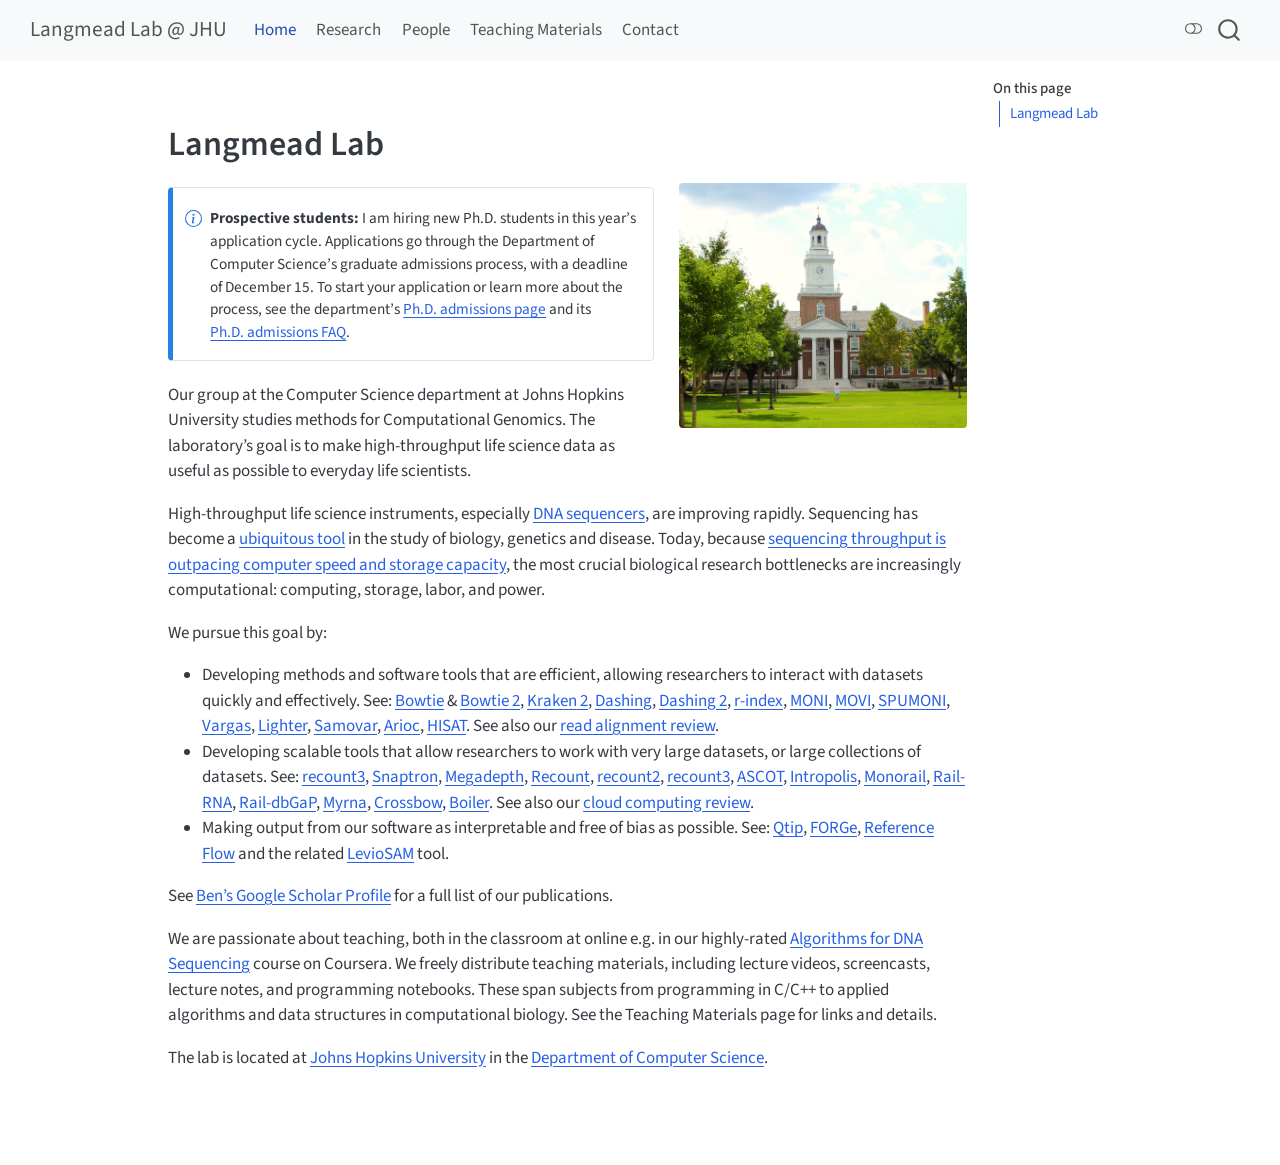
<file: index.html>
<!DOCTYPE html>
<html xmlns="http://www.w3.org/1999/xhtml" lang="en" xml:lang="en"><head>

<meta charset="utf-8">
<meta name="generator" content="quarto-1.11.9">

<meta name="viewport" content="width=device-width, initial-scale=1.0, user-scalable=yes">


<title>Langmead Lab @ JHU</title>
<style>
/* Default styles provided by pandoc.
** See https://pandoc.org/MANUAL.html#variables-for-html for config info.
*/
span.smallcaps{font-variant: small-caps;}
div.columns{display: flex; gap: 1.5em;}
div.column{flex: auto;}
@media screen {
div.columns{gap: min(4vw, 1.5em);}
div.column{overflow-x: auto;}
}
div.hanging-indent{margin-left: 1.5em; text-indent: -1.5em;}
ul.task-list{list-style: none;}
ul.task-list li input[type="checkbox"] {
  width: 0.8em;
  margin: 0 0.8em 0.2em -1em; /* quarto-specific, see https://github.com/quarto-dev/quarto-cli/issues/4556 */ 
  vertical-align: middle;
}
</style>


<script src="site_libs/quarto-nav/quarto-nav.js"></script>
<script src="site_libs/quarto-nav/headroom.min.js"></script>
<script src="site_libs/clipboard/clipboard.min.js"></script>
<script src="site_libs/quarto-search/autocomplete.umd.js"></script>
<script src="site_libs/quarto-search/fuse.min.js"></script>
<script src="site_libs/quarto-search/quarto-search.js"></script>
<meta name="quarto:offset" content="./">
<link href="./images/favicon.svg" rel="icon" type="image/svg+xml">
<script src="site_libs/quarto-html/quarto.js" type="module"></script>
<script src="site_libs/quarto-html/tabsets/tabsets.js" type="module"></script>
<script src="site_libs/quarto-html/scrollable-regions/scrollable-regions.js" type="module"></script>
<script src="site_libs/quarto-html/popper.min.js"></script>
<script src="site_libs/quarto-html/tippy.umd.min.js"></script>
<script src="site_libs/quarto-html/anchor.min.js"></script>
<link href="site_libs/quarto-html/tippy.css" rel="stylesheet">
<link href="site_libs/quarto-html/quarto-syntax-highlighting-63b5708e65d6cd79cd7618c58d0c21e7.css" rel="stylesheet" class="quarto-color-scheme" id="quarto-text-highlighting-styles">
<link href="site_libs/quarto-html/quarto-syntax-highlighting-dark-447e42e69aaa9833c0ba1b986f430b20.css" rel="stylesheet" class="quarto-color-scheme quarto-color-alternate" id="quarto-text-highlighting-styles">
<link href="site_libs/quarto-html/quarto-syntax-highlighting-63b5708e65d6cd79cd7618c58d0c21e7.css" rel="stylesheet" class="quarto-color-scheme-extra" id="quarto-text-highlighting-styles">
<script src="site_libs/bootstrap/bootstrap.min.js"></script>
<link href="site_libs/bootstrap/bootstrap-icons.css" rel="stylesheet">
<link href="site_libs/bootstrap/bootstrap-8d3ad9c781c51ccd60b292c95058b2c2.min.css" rel="stylesheet" append-hash="true" class="quarto-color-scheme" id="quarto-bootstrap" data-mode="light">
<link href="site_libs/bootstrap/bootstrap-dark-32280d01ff3a7ff5cbe701a37ed6ca11.min.css" rel="stylesheet" append-hash="true" class="quarto-color-scheme quarto-color-alternate" id="quarto-bootstrap" data-mode="dark">
<link href="site_libs/bootstrap/bootstrap-8d3ad9c781c51ccd60b292c95058b2c2.min.css" rel="stylesheet" append-hash="true" class="quarto-color-scheme-extra" id="quarto-bootstrap" data-mode="light">
<script id="quarto-search-options" type="application/json">{
  "location": "navbar",
  "copy-button": false,
  "collapse-after": 3,
  "panel-placement": "end",
  "type": "overlay",
  "limit": 50,
  "keyboard-shortcut": [
    "f",
    "/",
    "s"
  ],
  "show-item-context": false,
  "language": {
    "search-no-results-text": "No results",
    "search-matching-documents-text": "matching documents",
    "search-copy-link-title": "Copy link to search",
    "search-hide-matches-text": "Hide additional matches",
    "search-more-match-text": "more match in this document",
    "search-more-matches-text": "more matches in this document",
    "search-clear-button-title": "Clear",
    "search-text-placeholder": "",
    "search-detached-cancel-button-title": "Cancel",
    "search-submit-button-title": "Submit",
    "search-label": "Search"
  }
}</script>


<link rel="stylesheet" href="styles.css">
</head>

<body class="nav-fixed quarto-light"><a id="quarto-skip-link" class="visually-hidden-focusable" href="#quarto-document-content">Skip to main content</a><script id="quarto-html-before-body" type="application/javascript">
    const toggleBodyColorMode = (bsSheetEl) => {
      const mode = bsSheetEl.getAttribute("data-mode");
      const bodyEl = window.document.querySelector("body");
      if (mode === "dark") {
        bodyEl.classList.add("quarto-dark");
        bodyEl.classList.remove("quarto-light");
      } else {
        bodyEl.classList.add("quarto-light");
        bodyEl.classList.remove("quarto-dark");
      }
    }
    const toggleBodyColorPrimary = () => {
      const bsSheetEl = window.document.querySelector("link#quarto-bootstrap:not([rel=disabled-stylesheet])");
      if (bsSheetEl) {
        toggleBodyColorMode(bsSheetEl);
      }
    }
    const setColorSchemeToggle = (alternate) => {
      const toggles = window.document.querySelectorAll('.quarto-color-scheme-toggle');
      for (let i=0; i < toggles.length; i++) {
        const toggle = toggles[i];
        if (toggle) {
          toggle.setAttribute("aria-checked", alternate ? "true" : "false");
          if (alternate) {
            toggle.classList.add("alternate");
          } else {
            toggle.classList.remove("alternate");
          }
        }
      }
    };
    const toggleColorMode = (alternate) => {
      // Switch the stylesheets
      const primaryStylesheets = window.document.querySelectorAll('link.quarto-color-scheme:not(.quarto-color-alternate)');
      const alternateStylesheets = window.document.querySelectorAll('link.quarto-color-scheme.quarto-color-alternate');
      manageTransitions('#quarto-margin-sidebar .nav-link', false);
      if (alternate) {
        // note: dark is layered on light, we don't disable primary!
        enableStylesheet(alternateStylesheets);
        for (const sheetNode of alternateStylesheets) {
          if (sheetNode.id === "quarto-bootstrap") {
            toggleBodyColorMode(sheetNode);
          }
        }
      } else {
        disableStylesheet(alternateStylesheets);
        enableStylesheet(primaryStylesheets)
        toggleBodyColorPrimary();
      }
      manageTransitions('#quarto-margin-sidebar .nav-link', true);
      // Switch the toggles
      setColorSchemeToggle(alternate)
    }
    // Hack to workaround the fact that safari doesn't
    // properly recolor the scrollbar when toggling (#1455).
    // Not run on load: stylesheets are set before first paint there, and
    // scrolling would undo the scroll to a URL fragment (#14973).
    // The one pixel nudge keeps the reader where they were.
    const refreshSafariScrollbar = () => {
      if (navigator.userAgent.indexOf('Safari') > 0 && navigator.userAgent.indexOf('Chrome') == -1) {
        manageTransitions("body", false);
        const scrollY = window.scrollY;
        window.scrollTo(0, scrollY > 0 ? scrollY - 1 : 1);
        setTimeout(() => {
          window.scrollTo(0, scrollY);
          manageTransitions("body", true);
        }, 40);
      }
    }
    const disableStylesheet = (stylesheets) => {
      for (let i=0; i < stylesheets.length; i++) {
        const stylesheet = stylesheets[i];
        stylesheet.rel = 'disabled-stylesheet';
      }
    }
    const enableStylesheet = (stylesheets) => {
      for (let i=0; i < stylesheets.length; i++) {
        const stylesheet = stylesheets[i];
        if(stylesheet.rel !== 'stylesheet') { // for Chrome, which will still FOUC without this check
          stylesheet.rel = 'stylesheet';
        }
      }
    }
    const manageTransitions = (selector, allowTransitions) => {
      const els = window.document.querySelectorAll(selector);
      for (let i=0; i < els.length; i++) {
        const el = els[i];
        if (allowTransitions) {
          el.classList.remove('notransition');
        } else {
          el.classList.add('notransition');
        }
      }
    }
    const isFileUrl = () => {
      return window.location.protocol === 'file:';
    }
    const hasAlternateSentinel = () => {
      let styleSentinel = getColorSchemeSentinel();
      if (styleSentinel !== null) {
        return styleSentinel === "alternate";
      } else {
        return false;
      }
    }
    const setStyleSentinel = (alternate) => {
      const value = alternate ? "alternate" : "default";
      if (!isFileUrl()) {
        window.localStorage.setItem("quarto-color-scheme", value);
      } else {
        localAlternateSentinel = value;
      }
    }
    const getColorSchemeSentinel = () => {
      if (!isFileUrl()) {
        const storageValue = window.localStorage.getItem("quarto-color-scheme");
        return storageValue != null ? storageValue : localAlternateSentinel;
      } else {
        return localAlternateSentinel;
      }
    }
    const toggleGiscusIfUsed = (isAlternate, darkModeDefault) => {
      const baseTheme = document.querySelector('#giscus-base-theme')?.value ?? 'light';
      const alternateTheme = document.querySelector('#giscus-alt-theme')?.value ?? 'dark';
      let newTheme = '';
      if(authorPrefersDark) {
        newTheme = isAlternate ? baseTheme : alternateTheme;
      } else {
        newTheme = isAlternate ? alternateTheme : baseTheme;
      }
      const changeGiscusTheme = () => {
        // From: https://github.com/giscus/giscus/issues/336
        const sendMessage = (message) => {
          const iframe = document.querySelector('iframe.giscus-frame');
          if (!iframe) return;
          iframe.contentWindow.postMessage({ giscus: message }, 'https://giscus.app');
        }
        sendMessage({
          setConfig: {
            theme: newTheme
          }
        });
      }
      const isGiscussLoaded = window.document.querySelector('iframe.giscus-frame') !== null;
      if (isGiscussLoaded) {
        changeGiscusTheme();
      }
    };
    const authorPrefersDark = false;
    const darkModeDefault = authorPrefersDark;
      document.querySelector('link#quarto-text-highlighting-styles.quarto-color-scheme-extra').rel = 'disabled-stylesheet';
      document.querySelector('link#quarto-bootstrap.quarto-color-scheme-extra').rel = 'disabled-stylesheet';
    let localAlternateSentinel = darkModeDefault ? 'alternate' : 'default';
    // Dark / light mode switch
    window.quartoToggleColorScheme = () => {
      // Read the current dark / light value
      let toAlternate = !hasAlternateSentinel();
      toggleColorMode(toAlternate);
      refreshSafariScrollbar();
      setStyleSentinel(toAlternate);
      toggleGiscusIfUsed(toAlternate, darkModeDefault);
      window.dispatchEvent(new Event('resize'));
    };
    // Switch to dark mode if need be
    if (hasAlternateSentinel()) {
      toggleColorMode(true);
    } else {
      toggleColorMode(false);
    }
  </script>

<div id="quarto-search-results"></div>
  <header id="quarto-header" class="headroom fixed-top">
    <nav class="navbar navbar-expand-lg " data-bs-theme="dark" aria-label="Site">
      <div class="navbar-container container-fluid">
      <div class="navbar-brand-container mx-auto">
    <a class="navbar-brand" href="./index.html">
    <span class="navbar-title">Langmead Lab @ JHU</span>
    </a>
  </div>
          <button class="navbar-toggler" type="button" data-bs-toggle="collapse" data-bs-target="#navbarCollapse" aria-controls="navbarCollapse" aria-expanded="false" aria-label="Toggle navigation" onclick="if (window.quartoToggleHeadroom) { window.quartoToggleHeadroom(); }">
  <span class="navbar-toggler-icon"></span>
</button>
          <div class="collapse navbar-collapse" id="navbarCollapse">
            <ul class="navbar-nav navbar-nav-scroll me-auto">
  <li class="nav-item">
    <a class="nav-link active" href="./index.html" aria-current="page"> 
<span class="menu-text">Home</span></a>
  </li>  
  <li class="nav-item">
    <a class="nav-link" href="./research.html"> 
<span class="menu-text">Research</span></a>
  </li>  
  <li class="nav-item">
    <a class="nav-link" href="./people.html"> 
<span class="menu-text">People</span></a>
  </li>  
  <li class="nav-item">
    <a class="nav-link" href="./teaching.html"> 
<span class="menu-text">Teaching Materials</span></a>
  </li>  
  <li class="nav-item">
    <a class="nav-link" href="./contact.html"> 
<span class="menu-text">Contact</span></a>
  </li>  
</ul>
          </div> <!-- /navcollapse -->
            <div class="quarto-navbar-tools">
  <button type="button" role="switch" aria-checked="false" class="quarto-color-scheme-toggle quarto-navigation-tool  px-1" onclick="window.quartoToggleColorScheme(); return false;" title="Toggle dark mode" aria-label="Toggle dark mode"><i class="bi"></i></button>
</div>
            <div id="quarto-search" class="" title="Search"></div>
      </div> <!-- /container-fluid -->
    </nav>
</header>
<!-- content -->
<div id="quarto-content" class="quarto-container page-columns page-rows-contents page-layout-article page-navbar">
<!-- sidebar -->
<!-- margin-sidebar -->
    <div id="quarto-margin-sidebar" class="sidebar margin-sidebar">
        <nav id="TOC" role="doc-toc" aria-labelledby="toc-title" class="toc-active">
    <h2 id="toc-title">On this page</h2>
   
  <ul>
  <li><a href="#langmead-lab" id="toc-langmead-lab" class="nav-link active" data-scroll-target="#langmead-lab">Langmead Lab</a></li>
  </ul>
</nav>
    </div>
<!-- main -->
<main class="content" id="quarto-document-content" tabindex="-1"><header id="title-block-header" class="quarto-title-block"></header>





<section id="langmead-lab" class="level1">
<h1>Langmead Lab</h1>
<p><img src="images/JHU_image.jpg" class="profile-pic img-fluid"></p>
<div class="hiring-note callout callout-style-simple callout-note">
<div class="callout-body d-flex">
<div class="callout-icon-container">
<i class="callout-icon"></i>
</div>
<div class="callout-body-container">
<p><strong>Prospective students:</strong> I am hiring new Ph.D.&nbsp;students in this year’s application cycle. Applications go through the Department of Computer Science’s graduate admissions process, with a deadline of December 15. To start your application or learn more about the process, see the department’s <a href="https://www.cs.jhu.edu/academic-programs/graduate-studies/phd-program/phd-program-admissions/">Ph.D.&nbsp;admissions page</a> and its <a href="https://www.cs.jhu.edu/academic-programs/graduate-studies/phd-program/phd-admissions-faqs/">Ph.D.&nbsp;admissions FAQ</a>.</p>
</div>
</div>
</div>
<p>Our group at the Computer Science department at Johns Hopkins University studies methods for Computational Genomics. The laboratory’s goal is to make high-throughput life science data as useful as possible to everyday life scientists.</p>
<p>High-throughput life science instruments, especially <a href="http://en.wikipedia.org/wiki/DNA_sequencing">DNA sequencers</a>, are improving rapidly. Sequencing has become a <a href="http://www.nature.com/nrg/series/nextgeneration/index.html">ubiquitous tool</a> in the study of biology, genetics and disease. Today, because <a href="https://www.science.org/doi/10.1126/science.331.6018.728">sequencing throughput is outpacing computer speed and storage capacity</a>, the most crucial biological research bottlenecks are increasingly computational: computing, storage, labor, and power.</p>
<p>We pursue this goal by:</p>
<ul>
<li>Developing methods and software tools that are efficient, allowing researchers to interact with datasets quickly and effectively. See: <a href="http://bowtie-bio.sourceforge.net/">Bowtie</a> &amp; <a href="http://bowtie-bio.sourceforge.net/bowtie2">Bowtie 2</a>, <a href="https://github.com/DerrickWood/kraken2/wiki">Kraken 2</a>, <a href="https://github.com/dnbaker/dashing">Dashing</a>, <a href="https://github.com/dnbaker/dashing2">Dashing 2</a>, <a href="https://github.com/alshai/r-index">r-index</a>, <a href="https://github.com/maxrossi91/moni">MONI</a>, <a href="https://github.com/mohsenzakeri/Movi">MOVI</a>, <a href="https://github.com/oma219/spumoni" title="SPUMONI 1&amp;2">SPUMONI</a>, <a href="https://github.com/langmead-lab/vargas">Vargas</a>, <a href="https://github.com/mourisl/Lighter">Lighter</a>, <a href="https://github.com/cdarby/samovar">Samovar</a>, <a href="https://github.com/RWilton/Arioc">Arioc</a>, <a href="https://github.com/DaehwanKimLab/hisat">HISAT</a>. See also our <a href="https://www.annualreviews.org/doi/abs/10.1146/annurev-genom-090413-025358">read alignment review</a>.</li>
<li>Developing scalable tools that allow researchers to work with very large datasets, or large collections of datasets. See: <a href="https://rna.recount.bio/">recount3</a>, <a href="https://snaptron.cs.jhu.edu/">Snaptron</a>, <a href="https://github.com/ChristopherWilks/megadepth">Megadepth</a>, <a href="https://bowtie-bio.sourceforge.net/recount/">Recount</a>, <a href="https://jhubiostatistics.shinyapps.io/recount/">recount2</a>, <a href="https://rna.recount.bio/">recount3</a>, <a href="http://ascot.cs.jhu.edu/">ASCOT</a>, <a href="https://github.com/nellore/intropolis">Intropolis</a>, <a href="https://github.com/langmead-lab/monorail-external">Monorail</a>, <a href="https://github.com/nellore/rail">Rail-RNA</a>, <a href="https://github.com/nellore/rail-dbgap">Rail-dbGaP</a>, <a href="https://bowtie-bio.sourceforge.net/myrna/index.shtml">Myrna</a>, <a href="https://bowtie-bio.sourceforge.net/crossbow/index.shtml">Crossbow</a>, <a href="https://github.com/jpritt/boiler">Boiler</a>. See also our <a href="https://www.nature.com/articles/nrg.2017.113">cloud computing review</a>.</li>
<li>Making output from our software as interpretable and free of bias as possible. See: <a href="https://github.com/BenLangmead/qtip">Qtip</a>, <a href="https://github.com/langmead-lab/FORGe">FORGe</a>, <a href="https://github.com/langmead-lab/reference_flow">Reference Flow</a> and the related <a href="https://github.com/alshai/levioSAM">LevioSAM</a> tool.</li>
</ul>
<p>See <a href="https://scholar.google.com/citations?user=2JMaTKsAAAAJ&amp;hl=en">Ben’s Google Scholar Profile</a> for a full list of our publications.</p>
<p>We are passionate about teaching, both in the classroom at online e.g.&nbsp;in our highly-rated <a href="https://www.coursera.org/learn/dna-sequencing">Algorithms for DNA Sequencing</a> course on Coursera. We freely distribute teaching materials, including lecture videos, screencasts, lecture notes, and programming notebooks. These span subjects from programming in C/C++ to applied algorithms and data structures in computational biology. See the Teaching Materials page for links and details.</p>
<p>The lab is located at <a href="https://www.jhu.edu/">Johns Hopkins University</a> in the <a href="https://www.cs.jhu.edu/">Department of Computer Science</a>.</p>


</section>

</main> <!-- /main -->
<script id="quarto-html-after-body" type="application/javascript">
  window.document.addEventListener("DOMContentLoaded", function (event) {
    // Ensure there is a toggle, if there isn't float one in the top right
    if (window.document.querySelector('.quarto-color-scheme-toggle') === null) {
      const toggle = window.document.createElement('button');
      toggle.type = "button";
      toggle.setAttribute("role", "switch");
      toggle.setAttribute("aria-checked", "false");
      toggle.classList.add('top-right');
      toggle.classList.add('quarto-color-scheme-toggle');
      toggle.setAttribute("aria-label", "Toggle dark mode");
      toggle.onclick = function() { try { window.quartoToggleColorScheme(); } catch {} return false; };
      const i = window.document.createElement("i");
      i.classList.add('bi');
      toggle.appendChild(i);
      // Put the toggle in a landmark of its own, so that landmark navigation
      // can reach it.
      //
      // The container is always a fresh direct child of body, and the toggle is
      // never moved into page furniture that the theme or the author controls.
      // The toggle is positioned against the page, so any ancestor that
      // establishes a containing block captures it: a positioned element or a
      // grid for position: absolute, and transform, filter, will-change or
      // contain for position: fixed. A direct child of body has none of these
      // to inherit, and the shift when one appears is silent and visual.
      //
      // ARIA says a document should have at most one banner, and axe reports a
      // duplicate whether or not the banners carry distinct labels. So use a
      // header when the page has no banner yet, and a named region otherwise.
      //
      // A header is a banner wherever it sits, unless it is inside sectioning
      // content, so this cannot just look at the children of body: a custom
      // page layout wraps the title block header in a plain div. An explicit
      // role="banner" always counts.
      const sectioning = 'article, aside, main, nav, section, [role="article"], [role="complementary"], [role="main"], [role="navigation"], [role="region"]';
      const hasBanner = Array.from(
        window.document.querySelectorAll('header:not([role]), [role="banner"]')
      ).some(function(el) {
        return el.hasAttribute("role") || el.closest(sectioning) === null;
      });
      const container = window.document.createElement(hasBanner ? "div" : "header");
      if (hasBanner) {
        container.setAttribute("role", "region");
        container.setAttribute("aria-label", "Toggle dark mode");
      }
      container.classList.add('quarto-color-scheme-toggle-container');
      container.appendChild(toggle);
      window.document.body.appendChild(container);
    }
    setColorSchemeToggle(hasAlternateSentinel())
    const icon = "";
    const anchorJS = new window.AnchorJS();
    anchorJS.options = {
      placement: 'right',
      icon: icon
    };
    anchorJS.add('.anchored');
    const isCodeAnnotation = (el) => {
      for (const clz of el.classList) {
        if (clz.startsWith('code-annotation-')) {                     
          return true;
        }
      }
      return false;
    }
    const onCopySuccess = function(e) {
      // button target
      const button = e.trigger;
      // don't keep focus
      button.blur();
      // flash "checked"
      button.classList.add('code-copy-button-checked');
      var currentTitle = button.getAttribute("title");
      button.setAttribute("title", "Copied!");
      let tooltip;
      if (window.bootstrap) {
        button.setAttribute("data-bs-toggle", "tooltip");
        button.setAttribute("data-bs-placement", "left");
        button.setAttribute("data-bs-title", "Copied!");
        tooltip = new bootstrap.Tooltip(button, 
          { trigger: "manual", 
            customClass: "code-copy-button-tooltip",
            offset: [0, -8]});
        tooltip.show();    
      }
      setTimeout(function() {
        if (tooltip) {
          tooltip.hide();
          button.removeAttribute("data-bs-title");
          button.removeAttribute("data-bs-toggle");
          button.removeAttribute("data-bs-placement");
        }
        button.setAttribute("title", currentTitle);
        button.classList.remove('code-copy-button-checked');
      }, 1000);
      // clear code selection
      e.clearSelection();
    }
    const getTextToCopy = function(trigger) {
      const outerScaffold = trigger.parentElement.cloneNode(true);
      const codeEl = outerScaffold.querySelector('code');
      for (const childEl of codeEl.children) {
        if (isCodeAnnotation(childEl)) {
          childEl.remove();
        }
      }
      return codeEl.innerText;
    }
    const clipboard = new window.ClipboardJS('.code-copy-button:not([data-in-quarto-modal])', {
      text: getTextToCopy
    });
    clipboard.on('success', onCopySuccess);
    if (window.document.getElementById('quarto-embedded-source-code-modal')) {
      const clipboardModal = new window.ClipboardJS('.code-copy-button[data-in-quarto-modal]', {
        text: getTextToCopy,
        container: window.document.getElementById('quarto-embedded-source-code-modal')
      });
      clipboardModal.on('success', onCopySuccess);
    }
      var localhostRegex = new RegExp(/^(?:http|https):\/\/localhost\:?[0-9]*\//);
      var mailtoRegex = new RegExp(/^mailto:/);
        var filterRegex = new RegExp("https:\/\/www\.langmead-lab\.org");
      var isInternal = (href) => {
          return filterRegex.test(href) || localhostRegex.test(href) || mailtoRegex.test(href);
      }
      // Inspect non-navigation links and adorn them if external
      window.quartoDecorateExternalLinks = function (root) {
     var links = (root || window.document).querySelectorAll('a[href]:not(.nav-link):not(.navbar-brand):not(.toc-action):not(.sidebar-link):not(.sidebar-item-toggle):not(.pagination-link):not(.no-external):not([aria-hidden]):not(.dropdown-item):not(.quarto-navigation-tool):not(.about-link)');
      for (var i=0; i<links.length; i++) {
        const link = links[i];
        if (!isInternal(link.href)) {
          // undo the damage that might have been done by quarto-nav.js in the case of
          // links that we want to consider external
          if (link.dataset.originalHref !== undefined) {
            link.href = link.dataset.originalHref;
          }
          if (!link.classList.contains('no-external-icon')) {
          }
        }
      }
      };
      window.quartoDecorateExternalLinks(window.document);
    // Esc closes the popup (WCAG 1.4.13) and focus leaving both trigger and
    // popup closes it (WCAG 2.4.11); tippy handles neither for interactive popups.
    const hideOnEscAndFocusOut = {
      name: 'hideOnEscAndFocusOut',
      defaultValue: true,
      fn(instance) {
        const dismiss = () => {
          // A show scheduled by the trigger delay would otherwise reopen it
          instance.clearDelayTimeouts();
          instance.hide();
        };
        const onKeyDown = (event) => {
          if (event.key !== 'Escape') {
            return;
          }
          // Keep Esc from also reaching page handlers (e.g. reveal.js overview),
          // except an open reveal.js slide menu, which Esc should close too.
          // The menu handles keys only when its keyboard option is on.
          const menuHandlesEsc = window.Reveal?.getPlugin?.('menu')?.isOpen() &&
            window.Reveal.getConfig().menu?.keyboard !== false;
          if (!menuHandlesEsc) {
            event.stopPropagation();
          }
          if (instance.popper.contains(window.document.activeElement)) {
            // Disabled while refocusing so the focus trigger does not reopen it
            instance.disable();
            instance.reference.focus();
            instance.enable();
          }
          dismiss();
        };
        const onFocusOut = (event) => {
          const target = event.relatedTarget;
          if (target && !instance.reference.contains(target) &&
              !instance.popper.contains(target)) {
            dismiss();
          }
        };
        // On the trigger too: a click trigger (code-annotations: select) has no
        // blur handling. Attached for the instance's lifetime so leaving the
        // trigger also cancels a show still pending on the trigger delay.
        instance.reference.addEventListener('focusout', onFocusOut);
        return {
          onShow() {
            window.document.addEventListener('keydown', onKeyDown, true);
            instance.popper.addEventListener('focusout', onFocusOut);
          },
          onHide() {
            window.document.removeEventListener('keydown', onKeyDown, true);
            instance.popper.removeEventListener('focusout', onFocusOut);
          },
          onDestroy() {
            instance.reference.removeEventListener('focusout', onFocusOut);
          },
        };
      },
    };
    function tippyHover(el, contentFn, onTriggerFn, onUntriggerFn) {
      const config = {
        allowHTML: true,
        maxWidth: 500,
        delay: 100,
        arrow: false,
        appendTo: function(el) {
            return el.parentElement;
        },
        interactive: true,
        interactiveBorder: 10,
        theme: 'quarto',
        placement: 'bottom-start',
        plugins: [hideOnEscAndFocusOut],
      };
      if (contentFn) {
        config.content = contentFn;
      }
      if (onTriggerFn) {
        config.onTrigger = onTriggerFn;
      }
      if (onUntriggerFn) {
        config.onUntrigger = onUntriggerFn;
      }
      window.tippy(el, config); 
    }
    const noterefs = window.document.querySelectorAll('a[role="doc-noteref"]');
    for (var i=0; i<noterefs.length; i++) {
      const ref = noterefs[i];
      tippyHover(ref, function() {
        // use id or data attribute instead here
        let href = ref.getAttribute('data-footnote-href') || ref.getAttribute('href');
        try { href = new URL(href).hash; } catch {}
        const id = href.replace(/^#\/?/, "");
        const note = window.document.getElementById(id);
        if (note) {
          return note.innerHTML;
        } else {
          return "";
        }
      });
    }
    const xrefs = window.document.querySelectorAll('a.quarto-xref');
    const processXRef = (id, note) => {
      // Strip column container classes
      const stripColumnClz = (el) => {
        el.classList.remove("page-full", "page-columns");
        if (el.children) {
          for (const child of el.children) {
            stripColumnClz(child);
          }
        }
      }
      stripColumnClz(note)
      if (id === null || id.startsWith('sec-')) {
        // Special case sections, only their first couple elements
        const container = document.createElement("div");
        if (note.children && note.children.length > 2) {
          container.appendChild(note.children[0].cloneNode(true));
          for (let i = 1; i < note.children.length; i++) {
            const child = note.children[i];
            if (child.tagName === "P" && child.innerText === "") {
              continue;
            } else {
              container.appendChild(child.cloneNode(true));
              break;
            }
          }
          if (window.Quarto?.typesetMath) {
            window.Quarto.typesetMath(container);
          }
          return container.innerHTML
        } else {
          if (window.Quarto?.typesetMath) {
            window.Quarto.typesetMath(note);
          }
          return note.innerHTML;
        }
      } else {
        // Remove any anchor links if they are present
        const anchorLink = note.querySelector('a.anchorjs-link');
        if (anchorLink) {
          anchorLink.remove();
        }
        if (window.Quarto?.typesetMath) {
          window.Quarto.typesetMath(note);
        }
        if (note.classList.contains("callout")) {
          return note.outerHTML;
        } else {
          return note.innerHTML;
        }
      }
    }
    for (var i=0; i<xrefs.length; i++) {
      const xref = xrefs[i];
      tippyHover(xref, undefined, function(instance) {
        instance.disable();
        let url = xref.getAttribute('href');
        let hash = undefined; 
        if (url.startsWith('#')) {
          hash = url;
        } else {
          try { hash = new URL(url).hash; } catch {}
        }
        if (hash) {
          const id = hash.replace(/^#\/?/, "");
          const note = window.document.getElementById(id);
          if (note !== null) {
            try {
              const html = processXRef(id, note.cloneNode(true));
              instance.setContent(html);
            } finally {
              instance.enable();
              instance.show();
            }
          } else {
            // See if we can fetch this
            fetch(url.split('#')[0])
            .then(res => res.text())
            .then(html => {
              const parser = new DOMParser();
              const htmlDoc = parser.parseFromString(html, "text/html");
              const note = htmlDoc.getElementById(id);
              if (note !== null) {
                const html = processXRef(id, note);
                instance.setContent(html);
              } 
            }).finally(() => {
              instance.enable();
              instance.show();
            });
          }
        } else {
          // See if we can fetch a full url (with no hash to target)
          // This is a special case and we should probably do some content thinning / targeting
          fetch(url)
          .then(res => res.text())
          .then(html => {
            const parser = new DOMParser();
            const htmlDoc = parser.parseFromString(html, "text/html");
            const note = htmlDoc.querySelector('main.content');
            if (note !== null) {
              // This should only happen for chapter cross references
              // (since there is no id in the URL)
              // remove the first header
              if (note.children.length > 0 && note.children[0].tagName === "HEADER") {
                note.children[0].remove();
              }
              const html = processXRef(null, note);
              instance.setContent(html);
            } 
          }).finally(() => {
            instance.enable();
            instance.show();
          });
        }
      }, function(instance) {
      });
    }
        let selectedAnnoteEl;
        const selectorForAnnotation = ( cell, annotation) => {
          let cellAttr = 'data-code-cell="' + cell + '"';
          let lineAttr = 'data-code-annotation="' +  annotation + '"';
          const selector = 'span[' + cellAttr + '][' + lineAttr + ']';
          return selector;
        }
        const selectCodeLines = (annoteEl) => {
          const doc = window.document;
          const targetCell = annoteEl.getAttribute("data-target-cell");
          const targetAnnotation = annoteEl.getAttribute("data-target-annotation");
          const annoteSpan = window.document.querySelector(selectorForAnnotation(targetCell, targetAnnotation));
          const lines = annoteSpan.getAttribute("data-code-lines").split(",");
          const lineIds = lines.map((line) => {
            return targetCell + "-" + line;
          })
          // Each band is positioned against its own containing block, which is
          // not the offsetParent of the lines, so place it from client rects.
          const placeBand = (band, firstEl, lastEl, codeBlock) => {
            const container = band.offsetParent;
            if (container === null) {
              return;
            }
            const containerRect = container.getBoundingClientRect();
            // Reveal.js scales slides with a transform, so convert client
            // pixels back to the CSS pixels of the container.
            const scale = containerRect.height / container.offsetHeight || 1;
            const firstRect = firstEl.getBoundingClientRect();
            const lastRect = lastEl.getBoundingClientRect();
            const top = (firstRect.top - containerRect.top) / scale - container.clientTop + container.scrollTop;
            const height = (lastRect.bottom - firstRect.top) / scale;
            band.style.top = top - 2 + "px";
            band.style.height = height + 4 + "px";
            if (codeBlock) {
              // Without the copy button wrapper, the containing block is wider
              // than the code block, so span the code block explicitly.
              const blockRect = codeBlock.getBoundingClientRect();
              band.style.left = (blockRect.left - containerRect.left) / scale - container.clientLeft + container.scrollLeft + "px";
              band.style.width = blockRect.width / scale + "px";
            }
          };
          if (lineIds.length > 0) {
            const el = window.document.getElementById(lineIds[0]);
            const lastEl = window.document.getElementById(lineIds[lineIds.length - 1]);
            const parent = el.parentElement.parentElement;
            // cook up a div (if necessary) and position it
            let div = window.document.getElementById("code-annotation-line-highlight");
            if (div === null) {
              div = window.document.createElement("div");
              div.setAttribute("id", "code-annotation-line-highlight");
              div.style.position = 'absolute';
              parent.appendChild(div);
            }
            placeBand(div, el, lastEl, parent.closest("div.sourceCode") || parent);
            let gutterDiv = window.document.getElementById("code-annotation-line-highlight-gutter");
            if (gutterDiv === null) {
              gutterDiv = window.document.createElement("div");
              gutterDiv.setAttribute("id", "code-annotation-line-highlight-gutter");
              gutterDiv.style.position = 'absolute';
              const codeCell = window.document.getElementById(targetCell);
              const gutter = codeCell.querySelector('.code-annotation-gutter');
              gutter.appendChild(gutterDiv);
            }
            placeBand(gutterDiv, el, lastEl);
            selectedAnnoteEl = annoteEl;
          }
        };
        const unselectCodeLines = () => {
          const elementsIds = ["code-annotation-line-highlight", "code-annotation-line-highlight-gutter"];
          elementsIds.forEach((elId) => {
            const div = window.document.getElementById(elId);
            if (div) {
              div.remove();
            }
          });
          selectedAnnoteEl = undefined;
        };
          // Handle positioning of the toggle
      window.addEventListener(
        "resize",
        throttle(() => {
          elRect = undefined;
          if (selectedAnnoteEl) {
            selectCodeLines(selectedAnnoteEl);
          }
        }, 10)
      );
      function throttle(fn, ms) {
      let throttle = false;
      let timer;
        return (...args) => {
          if(!throttle) { // first call gets through
              fn.apply(this, args);
              throttle = true;
          } else { // all the others get throttled
              if(timer) clearTimeout(timer); // cancel #2
              timer = setTimeout(() => {
                fn.apply(this, args);
                timer = throttle = false;
              }, ms);
          }
        };
      }
        // Attach click handler to the DT
        const annoteDls = window.document.querySelectorAll('dt[data-target-cell]');
        for (const annoteDlNode of annoteDls) {
          annoteDlNode.addEventListener('click', (event) => {
            const clickedEl = event.target;
            if (clickedEl !== selectedAnnoteEl) {
              unselectCodeLines();
              const activeEl = window.document.querySelector('dt[data-target-cell].code-annotation-active');
              if (activeEl) {
                activeEl.classList.remove('code-annotation-active');
              }
              selectCodeLines(clickedEl);
              clickedEl.classList.add('code-annotation-active');
            } else {
              // Unselect the line
              unselectCodeLines();
              clickedEl.classList.remove('code-annotation-active');
            }
          });
        }
    const findCites = (el) => {
      const parentEl = el.parentElement;
      if (parentEl) {
        const cites = parentEl.dataset.cites;
        if (cites) {
          return {
            el,
            cites: cites.split(' ')
          };
        } else {
          return findCites(el.parentElement)
        }
      } else {
        return undefined;
      }
    };
    var bibliorefs = window.document.querySelectorAll('a[role="doc-biblioref"]');
    for (var i=0; i<bibliorefs.length; i++) {
      const ref = bibliorefs[i];
      const citeInfo = findCites(ref);
      if (citeInfo) {
        tippyHover(citeInfo.el, function() {
          var popup = window.document.createElement('div');
          citeInfo.cites.forEach(function(cite) {
            var citeDiv = window.document.createElement('div');
            citeDiv.classList.add('hanging-indent');
            citeDiv.classList.add('csl-entry');
            var biblioDiv = window.document.getElementById('ref-' + cite);
            if (biblioDiv) {
              citeDiv.innerHTML = biblioDiv.innerHTML;
            }
            popup.appendChild(citeDiv);
          });
          return popup.innerHTML;
        });
      }
    }
  });
  </script>
  <script type="application/javascript">
  window.quartoScrollableRegionsLabels = {"code":"Scrollable code","output":"Scrollable output"};
  </script>
</div> <!-- /content -->




</body></html>
</file>
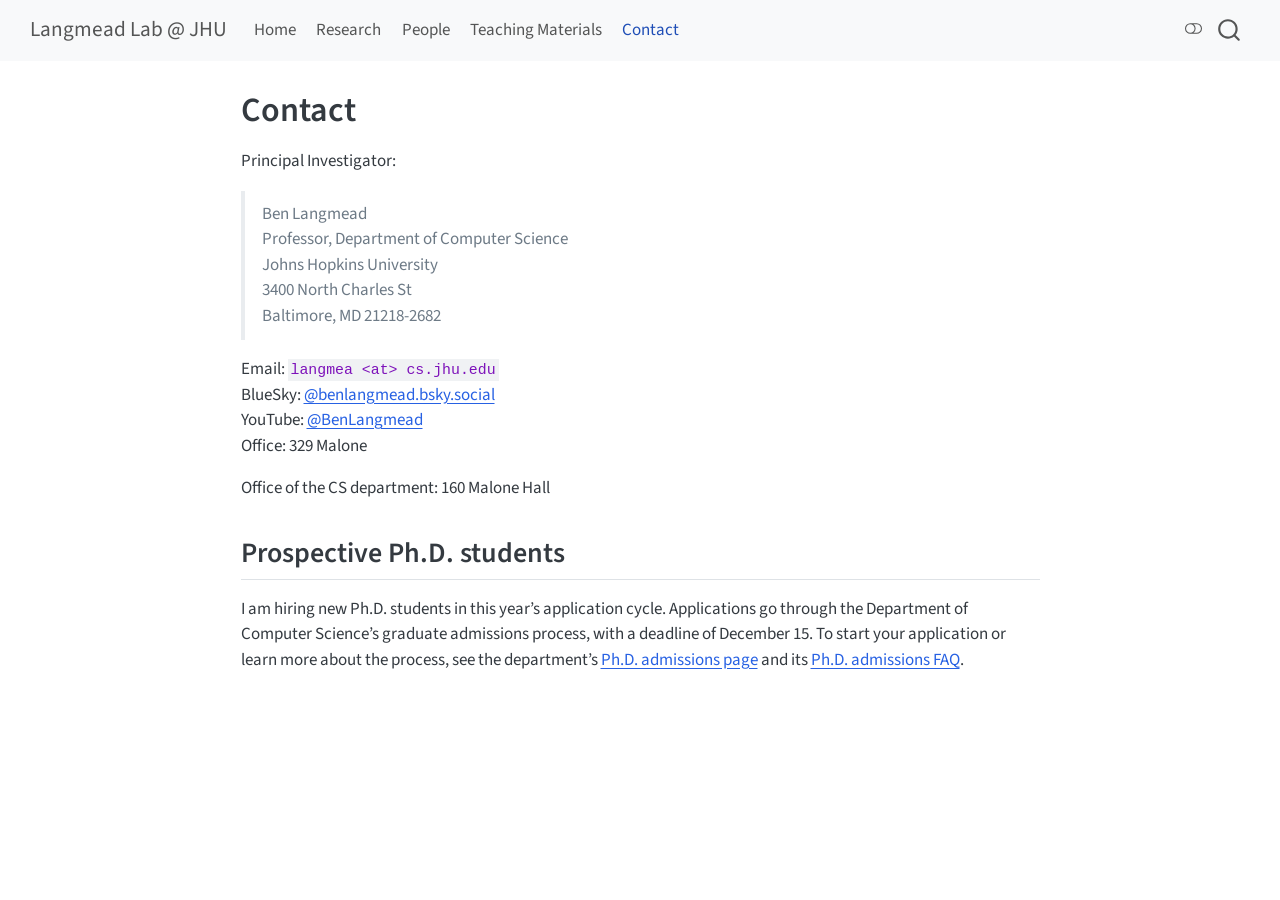
<file: contact.html>
<!DOCTYPE html>
<html xmlns="http://www.w3.org/1999/xhtml" lang="en" xml:lang="en"><head>

<meta charset="utf-8">
<meta name="generator" content="quarto-1.11.9">

<meta name="viewport" content="width=device-width, initial-scale=1.0, user-scalable=yes">


<title>Contact – Langmead Lab @ JHU</title>
<style>
/* Default styles provided by pandoc.
** See https://pandoc.org/MANUAL.html#variables-for-html for config info.
*/
span.smallcaps{font-variant: small-caps;}
div.columns{display: flex; gap: 1.5em;}
div.column{flex: auto;}
@media screen {
div.columns{gap: min(4vw, 1.5em);}
div.column{overflow-x: auto;}
}
div.hanging-indent{margin-left: 1.5em; text-indent: -1.5em;}
ul.task-list{list-style: none;}
ul.task-list li input[type="checkbox"] {
  width: 0.8em;
  margin: 0 0.8em 0.2em -1em; /* quarto-specific, see https://github.com/quarto-dev/quarto-cli/issues/4556 */ 
  vertical-align: middle;
}
</style>


<script src="site_libs/quarto-nav/quarto-nav.js"></script>
<script src="site_libs/quarto-nav/headroom.min.js"></script>
<script src="site_libs/clipboard/clipboard.min.js"></script>
<script src="site_libs/quarto-search/autocomplete.umd.js"></script>
<script src="site_libs/quarto-search/fuse.min.js"></script>
<script src="site_libs/quarto-search/quarto-search.js"></script>
<meta name="quarto:offset" content="./">
<link href="./images/favicon.svg" rel="icon" type="image/svg+xml">
<script src="site_libs/quarto-html/quarto.js" type="module"></script>
<script src="site_libs/quarto-html/tabsets/tabsets.js" type="module"></script>
<script src="site_libs/quarto-html/scrollable-regions/scrollable-regions.js" type="module"></script>
<script src="site_libs/quarto-html/popper.min.js"></script>
<script src="site_libs/quarto-html/tippy.umd.min.js"></script>
<script src="site_libs/quarto-html/anchor.min.js"></script>
<link href="site_libs/quarto-html/tippy.css" rel="stylesheet">
<link href="site_libs/quarto-html/quarto-syntax-highlighting-63b5708e65d6cd79cd7618c58d0c21e7.css" rel="stylesheet" class="quarto-color-scheme" id="quarto-text-highlighting-styles">
<link href="site_libs/quarto-html/quarto-syntax-highlighting-dark-447e42e69aaa9833c0ba1b986f430b20.css" rel="stylesheet" class="quarto-color-scheme quarto-color-alternate" id="quarto-text-highlighting-styles">
<link href="site_libs/quarto-html/quarto-syntax-highlighting-63b5708e65d6cd79cd7618c58d0c21e7.css" rel="stylesheet" class="quarto-color-scheme-extra" id="quarto-text-highlighting-styles">
<script src="site_libs/bootstrap/bootstrap.min.js"></script>
<link href="site_libs/bootstrap/bootstrap-icons.css" rel="stylesheet">
<link href="site_libs/bootstrap/bootstrap-8d3ad9c781c51ccd60b292c95058b2c2.min.css" rel="stylesheet" append-hash="true" class="quarto-color-scheme" id="quarto-bootstrap" data-mode="light">
<link href="site_libs/bootstrap/bootstrap-dark-32280d01ff3a7ff5cbe701a37ed6ca11.min.css" rel="stylesheet" append-hash="true" class="quarto-color-scheme quarto-color-alternate" id="quarto-bootstrap" data-mode="dark">
<link href="site_libs/bootstrap/bootstrap-8d3ad9c781c51ccd60b292c95058b2c2.min.css" rel="stylesheet" append-hash="true" class="quarto-color-scheme-extra" id="quarto-bootstrap" data-mode="light">
<script id="quarto-search-options" type="application/json">{
  "location": "navbar",
  "copy-button": false,
  "collapse-after": 3,
  "panel-placement": "end",
  "type": "overlay",
  "limit": 50,
  "keyboard-shortcut": [
    "f",
    "/",
    "s"
  ],
  "show-item-context": false,
  "language": {
    "search-no-results-text": "No results",
    "search-matching-documents-text": "matching documents",
    "search-copy-link-title": "Copy link to search",
    "search-hide-matches-text": "Hide additional matches",
    "search-more-match-text": "more match in this document",
    "search-more-matches-text": "more matches in this document",
    "search-clear-button-title": "Clear",
    "search-text-placeholder": "",
    "search-detached-cancel-button-title": "Cancel",
    "search-submit-button-title": "Submit",
    "search-label": "Search"
  }
}</script>


<link rel="stylesheet" href="styles.css">
</head>

<body class="nav-fixed fullcontent quarto-light"><a id="quarto-skip-link" class="visually-hidden-focusable" href="#quarto-document-content">Skip to main content</a><script id="quarto-html-before-body" type="application/javascript">
    const toggleBodyColorMode = (bsSheetEl) => {
      const mode = bsSheetEl.getAttribute("data-mode");
      const bodyEl = window.document.querySelector("body");
      if (mode === "dark") {
        bodyEl.classList.add("quarto-dark");
        bodyEl.classList.remove("quarto-light");
      } else {
        bodyEl.classList.add("quarto-light");
        bodyEl.classList.remove("quarto-dark");
      }
    }
    const toggleBodyColorPrimary = () => {
      const bsSheetEl = window.document.querySelector("link#quarto-bootstrap:not([rel=disabled-stylesheet])");
      if (bsSheetEl) {
        toggleBodyColorMode(bsSheetEl);
      }
    }
    const setColorSchemeToggle = (alternate) => {
      const toggles = window.document.querySelectorAll('.quarto-color-scheme-toggle');
      for (let i=0; i < toggles.length; i++) {
        const toggle = toggles[i];
        if (toggle) {
          toggle.setAttribute("aria-checked", alternate ? "true" : "false");
          if (alternate) {
            toggle.classList.add("alternate");
          } else {
            toggle.classList.remove("alternate");
          }
        }
      }
    };
    const toggleColorMode = (alternate) => {
      // Switch the stylesheets
      const primaryStylesheets = window.document.querySelectorAll('link.quarto-color-scheme:not(.quarto-color-alternate)');
      const alternateStylesheets = window.document.querySelectorAll('link.quarto-color-scheme.quarto-color-alternate');
      manageTransitions('#quarto-margin-sidebar .nav-link', false);
      if (alternate) {
        // note: dark is layered on light, we don't disable primary!
        enableStylesheet(alternateStylesheets);
        for (const sheetNode of alternateStylesheets) {
          if (sheetNode.id === "quarto-bootstrap") {
            toggleBodyColorMode(sheetNode);
          }
        }
      } else {
        disableStylesheet(alternateStylesheets);
        enableStylesheet(primaryStylesheets)
        toggleBodyColorPrimary();
      }
      manageTransitions('#quarto-margin-sidebar .nav-link', true);
      // Switch the toggles
      setColorSchemeToggle(alternate)
    }
    // Hack to workaround the fact that safari doesn't
    // properly recolor the scrollbar when toggling (#1455).
    // Not run on load: stylesheets are set before first paint there, and
    // scrolling would undo the scroll to a URL fragment (#14973).
    // The one pixel nudge keeps the reader where they were.
    const refreshSafariScrollbar = () => {
      if (navigator.userAgent.indexOf('Safari') > 0 && navigator.userAgent.indexOf('Chrome') == -1) {
        manageTransitions("body", false);
        const scrollY = window.scrollY;
        window.scrollTo(0, scrollY > 0 ? scrollY - 1 : 1);
        setTimeout(() => {
          window.scrollTo(0, scrollY);
          manageTransitions("body", true);
        }, 40);
      }
    }
    const disableStylesheet = (stylesheets) => {
      for (let i=0; i < stylesheets.length; i++) {
        const stylesheet = stylesheets[i];
        stylesheet.rel = 'disabled-stylesheet';
      }
    }
    const enableStylesheet = (stylesheets) => {
      for (let i=0; i < stylesheets.length; i++) {
        const stylesheet = stylesheets[i];
        if(stylesheet.rel !== 'stylesheet') { // for Chrome, which will still FOUC without this check
          stylesheet.rel = 'stylesheet';
        }
      }
    }
    const manageTransitions = (selector, allowTransitions) => {
      const els = window.document.querySelectorAll(selector);
      for (let i=0; i < els.length; i++) {
        const el = els[i];
        if (allowTransitions) {
          el.classList.remove('notransition');
        } else {
          el.classList.add('notransition');
        }
      }
    }
    const isFileUrl = () => {
      return window.location.protocol === 'file:';
    }
    const hasAlternateSentinel = () => {
      let styleSentinel = getColorSchemeSentinel();
      if (styleSentinel !== null) {
        return styleSentinel === "alternate";
      } else {
        return false;
      }
    }
    const setStyleSentinel = (alternate) => {
      const value = alternate ? "alternate" : "default";
      if (!isFileUrl()) {
        window.localStorage.setItem("quarto-color-scheme", value);
      } else {
        localAlternateSentinel = value;
      }
    }
    const getColorSchemeSentinel = () => {
      if (!isFileUrl()) {
        const storageValue = window.localStorage.getItem("quarto-color-scheme");
        return storageValue != null ? storageValue : localAlternateSentinel;
      } else {
        return localAlternateSentinel;
      }
    }
    const toggleGiscusIfUsed = (isAlternate, darkModeDefault) => {
      const baseTheme = document.querySelector('#giscus-base-theme')?.value ?? 'light';
      const alternateTheme = document.querySelector('#giscus-alt-theme')?.value ?? 'dark';
      let newTheme = '';
      if(authorPrefersDark) {
        newTheme = isAlternate ? baseTheme : alternateTheme;
      } else {
        newTheme = isAlternate ? alternateTheme : baseTheme;
      }
      const changeGiscusTheme = () => {
        // From: https://github.com/giscus/giscus/issues/336
        const sendMessage = (message) => {
          const iframe = document.querySelector('iframe.giscus-frame');
          if (!iframe) return;
          iframe.contentWindow.postMessage({ giscus: message }, 'https://giscus.app');
        }
        sendMessage({
          setConfig: {
            theme: newTheme
          }
        });
      }
      const isGiscussLoaded = window.document.querySelector('iframe.giscus-frame') !== null;
      if (isGiscussLoaded) {
        changeGiscusTheme();
      }
    };
    const authorPrefersDark = false;
    const darkModeDefault = authorPrefersDark;
      document.querySelector('link#quarto-text-highlighting-styles.quarto-color-scheme-extra').rel = 'disabled-stylesheet';
      document.querySelector('link#quarto-bootstrap.quarto-color-scheme-extra').rel = 'disabled-stylesheet';
    let localAlternateSentinel = darkModeDefault ? 'alternate' : 'default';
    // Dark / light mode switch
    window.quartoToggleColorScheme = () => {
      // Read the current dark / light value
      let toAlternate = !hasAlternateSentinel();
      toggleColorMode(toAlternate);
      refreshSafariScrollbar();
      setStyleSentinel(toAlternate);
      toggleGiscusIfUsed(toAlternate, darkModeDefault);
      window.dispatchEvent(new Event('resize'));
    };
    // Switch to dark mode if need be
    if (hasAlternateSentinel()) {
      toggleColorMode(true);
    } else {
      toggleColorMode(false);
    }
  </script>

<div id="quarto-search-results"></div>
  <header id="quarto-header" class="headroom fixed-top">
    <nav class="navbar navbar-expand-lg " data-bs-theme="dark" aria-label="Site">
      <div class="navbar-container container-fluid">
      <div class="navbar-brand-container mx-auto">
    <a class="navbar-brand" href="./index.html">
    <span class="navbar-title">Langmead Lab @ JHU</span>
    </a>
  </div>
          <button class="navbar-toggler" type="button" data-bs-toggle="collapse" data-bs-target="#navbarCollapse" aria-controls="navbarCollapse" aria-expanded="false" aria-label="Toggle navigation" onclick="if (window.quartoToggleHeadroom) { window.quartoToggleHeadroom(); }">
  <span class="navbar-toggler-icon"></span>
</button>
          <div class="collapse navbar-collapse" id="navbarCollapse">
            <ul class="navbar-nav navbar-nav-scroll me-auto">
  <li class="nav-item">
    <a class="nav-link" href="./index.html"> 
<span class="menu-text">Home</span></a>
  </li>  
  <li class="nav-item">
    <a class="nav-link" href="./research.html"> 
<span class="menu-text">Research</span></a>
  </li>  
  <li class="nav-item">
    <a class="nav-link" href="./people.html"> 
<span class="menu-text">People</span></a>
  </li>  
  <li class="nav-item">
    <a class="nav-link" href="./teaching.html"> 
<span class="menu-text">Teaching Materials</span></a>
  </li>  
  <li class="nav-item">
    <a class="nav-link active" href="./contact.html" aria-current="page"> 
<span class="menu-text">Contact</span></a>
  </li>  
</ul>
          </div> <!-- /navcollapse -->
            <div class="quarto-navbar-tools">
  <button type="button" role="switch" aria-checked="false" class="quarto-color-scheme-toggle quarto-navigation-tool  px-1" onclick="window.quartoToggleColorScheme(); return false;" title="Toggle dark mode" aria-label="Toggle dark mode"><i class="bi"></i></button>
</div>
            <div id="quarto-search" class="" title="Search"></div>
      </div> <!-- /container-fluid -->
    </nav>
</header>
<!-- content -->
<div id="quarto-content" class="quarto-container page-columns page-rows-contents page-layout-article page-navbar">
<!-- sidebar -->
<!-- margin-sidebar -->
    
<!-- main -->
<main class="content" id="quarto-document-content" tabindex="-1">


<header id="title-block-header" class="quarto-title-block default">
<div class="quarto-title">
<h1 class="title">Contact</h1>
</div>



<div class="quarto-title-meta">

    
  
    
  </div>
  


</header>


<p>Principal Investigator:</p>
<blockquote class="blockquote">
<p>Ben Langmead<br>
Professor, Department of Computer Science<br>
Johns Hopkins University<br>
3400 North Charles St<br>
Baltimore, MD 21218-2682</p>
</blockquote>
<p>Email: <code>langmea &lt;at&gt; cs.jhu.edu</code><br>
BlueSky: <a href="https://bsky.app/profile/benlangmead.bsky.social"><span class="citation" data-cites="benlangmead.bsky.social">@benlangmead.bsky.social</span></a><br>
YouTube: <a href="https://www.youtube.com/BenLangmead"><span class="citation" data-cites="BenLangmead">@BenLangmead</span></a><br>
Office: 329 Malone</p>
<p>Office of the CS department: 160 Malone Hall</p>
<section id="prospective-ph.d.-students" class="level2">
<h2 class="anchored" data-anchor-id="prospective-ph.d.-students">Prospective Ph.D.&nbsp;students</h2>
<p>I am hiring new Ph.D.&nbsp;students in this year’s application cycle. Applications go through the Department of Computer Science’s graduate admissions process, with a deadline of December 15. To start your application or learn more about the process, see the department’s <a href="https://www.cs.jhu.edu/academic-programs/graduate-studies/phd-program/phd-program-admissions/">Ph.D.&nbsp;admissions page</a> and its <a href="https://www.cs.jhu.edu/academic-programs/graduate-studies/phd-program/phd-admissions-faqs/">Ph.D.&nbsp;admissions FAQ</a>.</p>


</section>

</main> <!-- /main -->
<script id="quarto-html-after-body" type="application/javascript">
  window.document.addEventListener("DOMContentLoaded", function (event) {
    // Ensure there is a toggle, if there isn't float one in the top right
    if (window.document.querySelector('.quarto-color-scheme-toggle') === null) {
      const toggle = window.document.createElement('button');
      toggle.type = "button";
      toggle.setAttribute("role", "switch");
      toggle.setAttribute("aria-checked", "false");
      toggle.classList.add('top-right');
      toggle.classList.add('quarto-color-scheme-toggle');
      toggle.setAttribute("aria-label", "Toggle dark mode");
      toggle.onclick = function() { try { window.quartoToggleColorScheme(); } catch {} return false; };
      const i = window.document.createElement("i");
      i.classList.add('bi');
      toggle.appendChild(i);
      // Put the toggle in a landmark of its own, so that landmark navigation
      // can reach it.
      //
      // The container is always a fresh direct child of body, and the toggle is
      // never moved into page furniture that the theme or the author controls.
      // The toggle is positioned against the page, so any ancestor that
      // establishes a containing block captures it: a positioned element or a
      // grid for position: absolute, and transform, filter, will-change or
      // contain for position: fixed. A direct child of body has none of these
      // to inherit, and the shift when one appears is silent and visual.
      //
      // ARIA says a document should have at most one banner, and axe reports a
      // duplicate whether or not the banners carry distinct labels. So use a
      // header when the page has no banner yet, and a named region otherwise.
      //
      // A header is a banner wherever it sits, unless it is inside sectioning
      // content, so this cannot just look at the children of body: a custom
      // page layout wraps the title block header in a plain div. An explicit
      // role="banner" always counts.
      const sectioning = 'article, aside, main, nav, section, [role="article"], [role="complementary"], [role="main"], [role="navigation"], [role="region"]';
      const hasBanner = Array.from(
        window.document.querySelectorAll('header:not([role]), [role="banner"]')
      ).some(function(el) {
        return el.hasAttribute("role") || el.closest(sectioning) === null;
      });
      const container = window.document.createElement(hasBanner ? "div" : "header");
      if (hasBanner) {
        container.setAttribute("role", "region");
        container.setAttribute("aria-label", "Toggle dark mode");
      }
      container.classList.add('quarto-color-scheme-toggle-container');
      container.appendChild(toggle);
      window.document.body.appendChild(container);
    }
    setColorSchemeToggle(hasAlternateSentinel())
    const icon = "";
    const anchorJS = new window.AnchorJS();
    anchorJS.options = {
      placement: 'right',
      icon: icon
    };
    anchorJS.add('.anchored');
    const isCodeAnnotation = (el) => {
      for (const clz of el.classList) {
        if (clz.startsWith('code-annotation-')) {                     
          return true;
        }
      }
      return false;
    }
    const onCopySuccess = function(e) {
      // button target
      const button = e.trigger;
      // don't keep focus
      button.blur();
      // flash "checked"
      button.classList.add('code-copy-button-checked');
      var currentTitle = button.getAttribute("title");
      button.setAttribute("title", "Copied!");
      let tooltip;
      if (window.bootstrap) {
        button.setAttribute("data-bs-toggle", "tooltip");
        button.setAttribute("data-bs-placement", "left");
        button.setAttribute("data-bs-title", "Copied!");
        tooltip = new bootstrap.Tooltip(button, 
          { trigger: "manual", 
            customClass: "code-copy-button-tooltip",
            offset: [0, -8]});
        tooltip.show();    
      }
      setTimeout(function() {
        if (tooltip) {
          tooltip.hide();
          button.removeAttribute("data-bs-title");
          button.removeAttribute("data-bs-toggle");
          button.removeAttribute("data-bs-placement");
        }
        button.setAttribute("title", currentTitle);
        button.classList.remove('code-copy-button-checked');
      }, 1000);
      // clear code selection
      e.clearSelection();
    }
    const getTextToCopy = function(trigger) {
      const outerScaffold = trigger.parentElement.cloneNode(true);
      const codeEl = outerScaffold.querySelector('code');
      for (const childEl of codeEl.children) {
        if (isCodeAnnotation(childEl)) {
          childEl.remove();
        }
      }
      return codeEl.innerText;
    }
    const clipboard = new window.ClipboardJS('.code-copy-button:not([data-in-quarto-modal])', {
      text: getTextToCopy
    });
    clipboard.on('success', onCopySuccess);
    if (window.document.getElementById('quarto-embedded-source-code-modal')) {
      const clipboardModal = new window.ClipboardJS('.code-copy-button[data-in-quarto-modal]', {
        text: getTextToCopy,
        container: window.document.getElementById('quarto-embedded-source-code-modal')
      });
      clipboardModal.on('success', onCopySuccess);
    }
      var localhostRegex = new RegExp(/^(?:http|https):\/\/localhost\:?[0-9]*\//);
      var mailtoRegex = new RegExp(/^mailto:/);
        var filterRegex = new RegExp("https:\/\/www\.langmead-lab\.org");
      var isInternal = (href) => {
          return filterRegex.test(href) || localhostRegex.test(href) || mailtoRegex.test(href);
      }
      // Inspect non-navigation links and adorn them if external
      window.quartoDecorateExternalLinks = function (root) {
     var links = (root || window.document).querySelectorAll('a[href]:not(.nav-link):not(.navbar-brand):not(.toc-action):not(.sidebar-link):not(.sidebar-item-toggle):not(.pagination-link):not(.no-external):not([aria-hidden]):not(.dropdown-item):not(.quarto-navigation-tool):not(.about-link)');
      for (var i=0; i<links.length; i++) {
        const link = links[i];
        if (!isInternal(link.href)) {
          // undo the damage that might have been done by quarto-nav.js in the case of
          // links that we want to consider external
          if (link.dataset.originalHref !== undefined) {
            link.href = link.dataset.originalHref;
          }
          if (!link.classList.contains('no-external-icon')) {
          }
        }
      }
      };
      window.quartoDecorateExternalLinks(window.document);
    // Esc closes the popup (WCAG 1.4.13) and focus leaving both trigger and
    // popup closes it (WCAG 2.4.11); tippy handles neither for interactive popups.
    const hideOnEscAndFocusOut = {
      name: 'hideOnEscAndFocusOut',
      defaultValue: true,
      fn(instance) {
        const dismiss = () => {
          // A show scheduled by the trigger delay would otherwise reopen it
          instance.clearDelayTimeouts();
          instance.hide();
        };
        const onKeyDown = (event) => {
          if (event.key !== 'Escape') {
            return;
          }
          // Keep Esc from also reaching page handlers (e.g. reveal.js overview),
          // except an open reveal.js slide menu, which Esc should close too.
          // The menu handles keys only when its keyboard option is on.
          const menuHandlesEsc = window.Reveal?.getPlugin?.('menu')?.isOpen() &&
            window.Reveal.getConfig().menu?.keyboard !== false;
          if (!menuHandlesEsc) {
            event.stopPropagation();
          }
          if (instance.popper.contains(window.document.activeElement)) {
            // Disabled while refocusing so the focus trigger does not reopen it
            instance.disable();
            instance.reference.focus();
            instance.enable();
          }
          dismiss();
        };
        const onFocusOut = (event) => {
          const target = event.relatedTarget;
          if (target && !instance.reference.contains(target) &&
              !instance.popper.contains(target)) {
            dismiss();
          }
        };
        // On the trigger too: a click trigger (code-annotations: select) has no
        // blur handling. Attached for the instance's lifetime so leaving the
        // trigger also cancels a show still pending on the trigger delay.
        instance.reference.addEventListener('focusout', onFocusOut);
        return {
          onShow() {
            window.document.addEventListener('keydown', onKeyDown, true);
            instance.popper.addEventListener('focusout', onFocusOut);
          },
          onHide() {
            window.document.removeEventListener('keydown', onKeyDown, true);
            instance.popper.removeEventListener('focusout', onFocusOut);
          },
          onDestroy() {
            instance.reference.removeEventListener('focusout', onFocusOut);
          },
        };
      },
    };
    function tippyHover(el, contentFn, onTriggerFn, onUntriggerFn) {
      const config = {
        allowHTML: true,
        maxWidth: 500,
        delay: 100,
        arrow: false,
        appendTo: function(el) {
            return el.parentElement;
        },
        interactive: true,
        interactiveBorder: 10,
        theme: 'quarto',
        placement: 'bottom-start',
        plugins: [hideOnEscAndFocusOut],
      };
      if (contentFn) {
        config.content = contentFn;
      }
      if (onTriggerFn) {
        config.onTrigger = onTriggerFn;
      }
      if (onUntriggerFn) {
        config.onUntrigger = onUntriggerFn;
      }
      window.tippy(el, config); 
    }
    const noterefs = window.document.querySelectorAll('a[role="doc-noteref"]');
    for (var i=0; i<noterefs.length; i++) {
      const ref = noterefs[i];
      tippyHover(ref, function() {
        // use id or data attribute instead here
        let href = ref.getAttribute('data-footnote-href') || ref.getAttribute('href');
        try { href = new URL(href).hash; } catch {}
        const id = href.replace(/^#\/?/, "");
        const note = window.document.getElementById(id);
        if (note) {
          return note.innerHTML;
        } else {
          return "";
        }
      });
    }
    const xrefs = window.document.querySelectorAll('a.quarto-xref');
    const processXRef = (id, note) => {
      // Strip column container classes
      const stripColumnClz = (el) => {
        el.classList.remove("page-full", "page-columns");
        if (el.children) {
          for (const child of el.children) {
            stripColumnClz(child);
          }
        }
      }
      stripColumnClz(note)
      if (id === null || id.startsWith('sec-')) {
        // Special case sections, only their first couple elements
        const container = document.createElement("div");
        if (note.children && note.children.length > 2) {
          container.appendChild(note.children[0].cloneNode(true));
          for (let i = 1; i < note.children.length; i++) {
            const child = note.children[i];
            if (child.tagName === "P" && child.innerText === "") {
              continue;
            } else {
              container.appendChild(child.cloneNode(true));
              break;
            }
          }
          if (window.Quarto?.typesetMath) {
            window.Quarto.typesetMath(container);
          }
          return container.innerHTML
        } else {
          if (window.Quarto?.typesetMath) {
            window.Quarto.typesetMath(note);
          }
          return note.innerHTML;
        }
      } else {
        // Remove any anchor links if they are present
        const anchorLink = note.querySelector('a.anchorjs-link');
        if (anchorLink) {
          anchorLink.remove();
        }
        if (window.Quarto?.typesetMath) {
          window.Quarto.typesetMath(note);
        }
        if (note.classList.contains("callout")) {
          return note.outerHTML;
        } else {
          return note.innerHTML;
        }
      }
    }
    for (var i=0; i<xrefs.length; i++) {
      const xref = xrefs[i];
      tippyHover(xref, undefined, function(instance) {
        instance.disable();
        let url = xref.getAttribute('href');
        let hash = undefined; 
        if (url.startsWith('#')) {
          hash = url;
        } else {
          try { hash = new URL(url).hash; } catch {}
        }
        if (hash) {
          const id = hash.replace(/^#\/?/, "");
          const note = window.document.getElementById(id);
          if (note !== null) {
            try {
              const html = processXRef(id, note.cloneNode(true));
              instance.setContent(html);
            } finally {
              instance.enable();
              instance.show();
            }
          } else {
            // See if we can fetch this
            fetch(url.split('#')[0])
            .then(res => res.text())
            .then(html => {
              const parser = new DOMParser();
              const htmlDoc = parser.parseFromString(html, "text/html");
              const note = htmlDoc.getElementById(id);
              if (note !== null) {
                const html = processXRef(id, note);
                instance.setContent(html);
              } 
            }).finally(() => {
              instance.enable();
              instance.show();
            });
          }
        } else {
          // See if we can fetch a full url (with no hash to target)
          // This is a special case and we should probably do some content thinning / targeting
          fetch(url)
          .then(res => res.text())
          .then(html => {
            const parser = new DOMParser();
            const htmlDoc = parser.parseFromString(html, "text/html");
            const note = htmlDoc.querySelector('main.content');
            if (note !== null) {
              // This should only happen for chapter cross references
              // (since there is no id in the URL)
              // remove the first header
              if (note.children.length > 0 && note.children[0].tagName === "HEADER") {
                note.children[0].remove();
              }
              const html = processXRef(null, note);
              instance.setContent(html);
            } 
          }).finally(() => {
            instance.enable();
            instance.show();
          });
        }
      }, function(instance) {
      });
    }
        let selectedAnnoteEl;
        const selectorForAnnotation = ( cell, annotation) => {
          let cellAttr = 'data-code-cell="' + cell + '"';
          let lineAttr = 'data-code-annotation="' +  annotation + '"';
          const selector = 'span[' + cellAttr + '][' + lineAttr + ']';
          return selector;
        }
        const selectCodeLines = (annoteEl) => {
          const doc = window.document;
          const targetCell = annoteEl.getAttribute("data-target-cell");
          const targetAnnotation = annoteEl.getAttribute("data-target-annotation");
          const annoteSpan = window.document.querySelector(selectorForAnnotation(targetCell, targetAnnotation));
          const lines = annoteSpan.getAttribute("data-code-lines").split(",");
          const lineIds = lines.map((line) => {
            return targetCell + "-" + line;
          })
          // Each band is positioned against its own containing block, which is
          // not the offsetParent of the lines, so place it from client rects.
          const placeBand = (band, firstEl, lastEl, codeBlock) => {
            const container = band.offsetParent;
            if (container === null) {
              return;
            }
            const containerRect = container.getBoundingClientRect();
            // Reveal.js scales slides with a transform, so convert client
            // pixels back to the CSS pixels of the container.
            const scale = containerRect.height / container.offsetHeight || 1;
            const firstRect = firstEl.getBoundingClientRect();
            const lastRect = lastEl.getBoundingClientRect();
            const top = (firstRect.top - containerRect.top) / scale - container.clientTop + container.scrollTop;
            const height = (lastRect.bottom - firstRect.top) / scale;
            band.style.top = top - 2 + "px";
            band.style.height = height + 4 + "px";
            if (codeBlock) {
              // Without the copy button wrapper, the containing block is wider
              // than the code block, so span the code block explicitly.
              const blockRect = codeBlock.getBoundingClientRect();
              band.style.left = (blockRect.left - containerRect.left) / scale - container.clientLeft + container.scrollLeft + "px";
              band.style.width = blockRect.width / scale + "px";
            }
          };
          if (lineIds.length > 0) {
            const el = window.document.getElementById(lineIds[0]);
            const lastEl = window.document.getElementById(lineIds[lineIds.length - 1]);
            const parent = el.parentElement.parentElement;
            // cook up a div (if necessary) and position it
            let div = window.document.getElementById("code-annotation-line-highlight");
            if (div === null) {
              div = window.document.createElement("div");
              div.setAttribute("id", "code-annotation-line-highlight");
              div.style.position = 'absolute';
              parent.appendChild(div);
            }
            placeBand(div, el, lastEl, parent.closest("div.sourceCode") || parent);
            let gutterDiv = window.document.getElementById("code-annotation-line-highlight-gutter");
            if (gutterDiv === null) {
              gutterDiv = window.document.createElement("div");
              gutterDiv.setAttribute("id", "code-annotation-line-highlight-gutter");
              gutterDiv.style.position = 'absolute';
              const codeCell = window.document.getElementById(targetCell);
              const gutter = codeCell.querySelector('.code-annotation-gutter');
              gutter.appendChild(gutterDiv);
            }
            placeBand(gutterDiv, el, lastEl);
            selectedAnnoteEl = annoteEl;
          }
        };
        const unselectCodeLines = () => {
          const elementsIds = ["code-annotation-line-highlight", "code-annotation-line-highlight-gutter"];
          elementsIds.forEach((elId) => {
            const div = window.document.getElementById(elId);
            if (div) {
              div.remove();
            }
          });
          selectedAnnoteEl = undefined;
        };
          // Handle positioning of the toggle
      window.addEventListener(
        "resize",
        throttle(() => {
          elRect = undefined;
          if (selectedAnnoteEl) {
            selectCodeLines(selectedAnnoteEl);
          }
        }, 10)
      );
      function throttle(fn, ms) {
      let throttle = false;
      let timer;
        return (...args) => {
          if(!throttle) { // first call gets through
              fn.apply(this, args);
              throttle = true;
          } else { // all the others get throttled
              if(timer) clearTimeout(timer); // cancel #2
              timer = setTimeout(() => {
                fn.apply(this, args);
                timer = throttle = false;
              }, ms);
          }
        };
      }
        // Attach click handler to the DT
        const annoteDls = window.document.querySelectorAll('dt[data-target-cell]');
        for (const annoteDlNode of annoteDls) {
          annoteDlNode.addEventListener('click', (event) => {
            const clickedEl = event.target;
            if (clickedEl !== selectedAnnoteEl) {
              unselectCodeLines();
              const activeEl = window.document.querySelector('dt[data-target-cell].code-annotation-active');
              if (activeEl) {
                activeEl.classList.remove('code-annotation-active');
              }
              selectCodeLines(clickedEl);
              clickedEl.classList.add('code-annotation-active');
            } else {
              // Unselect the line
              unselectCodeLines();
              clickedEl.classList.remove('code-annotation-active');
            }
          });
        }
    const findCites = (el) => {
      const parentEl = el.parentElement;
      if (parentEl) {
        const cites = parentEl.dataset.cites;
        if (cites) {
          return {
            el,
            cites: cites.split(' ')
          };
        } else {
          return findCites(el.parentElement)
        }
      } else {
        return undefined;
      }
    };
    var bibliorefs = window.document.querySelectorAll('a[role="doc-biblioref"]');
    for (var i=0; i<bibliorefs.length; i++) {
      const ref = bibliorefs[i];
      const citeInfo = findCites(ref);
      if (citeInfo) {
        tippyHover(citeInfo.el, function() {
          var popup = window.document.createElement('div');
          citeInfo.cites.forEach(function(cite) {
            var citeDiv = window.document.createElement('div');
            citeDiv.classList.add('hanging-indent');
            citeDiv.classList.add('csl-entry');
            var biblioDiv = window.document.getElementById('ref-' + cite);
            if (biblioDiv) {
              citeDiv.innerHTML = biblioDiv.innerHTML;
            }
            popup.appendChild(citeDiv);
          });
          return popup.innerHTML;
        });
      }
    }
  });
  </script>
  <script type="application/javascript">
  window.quartoScrollableRegionsLabels = {"code":"Scrollable code","output":"Scrollable output"};
  </script>
</div> <!-- /content -->




</body></html>
</file>
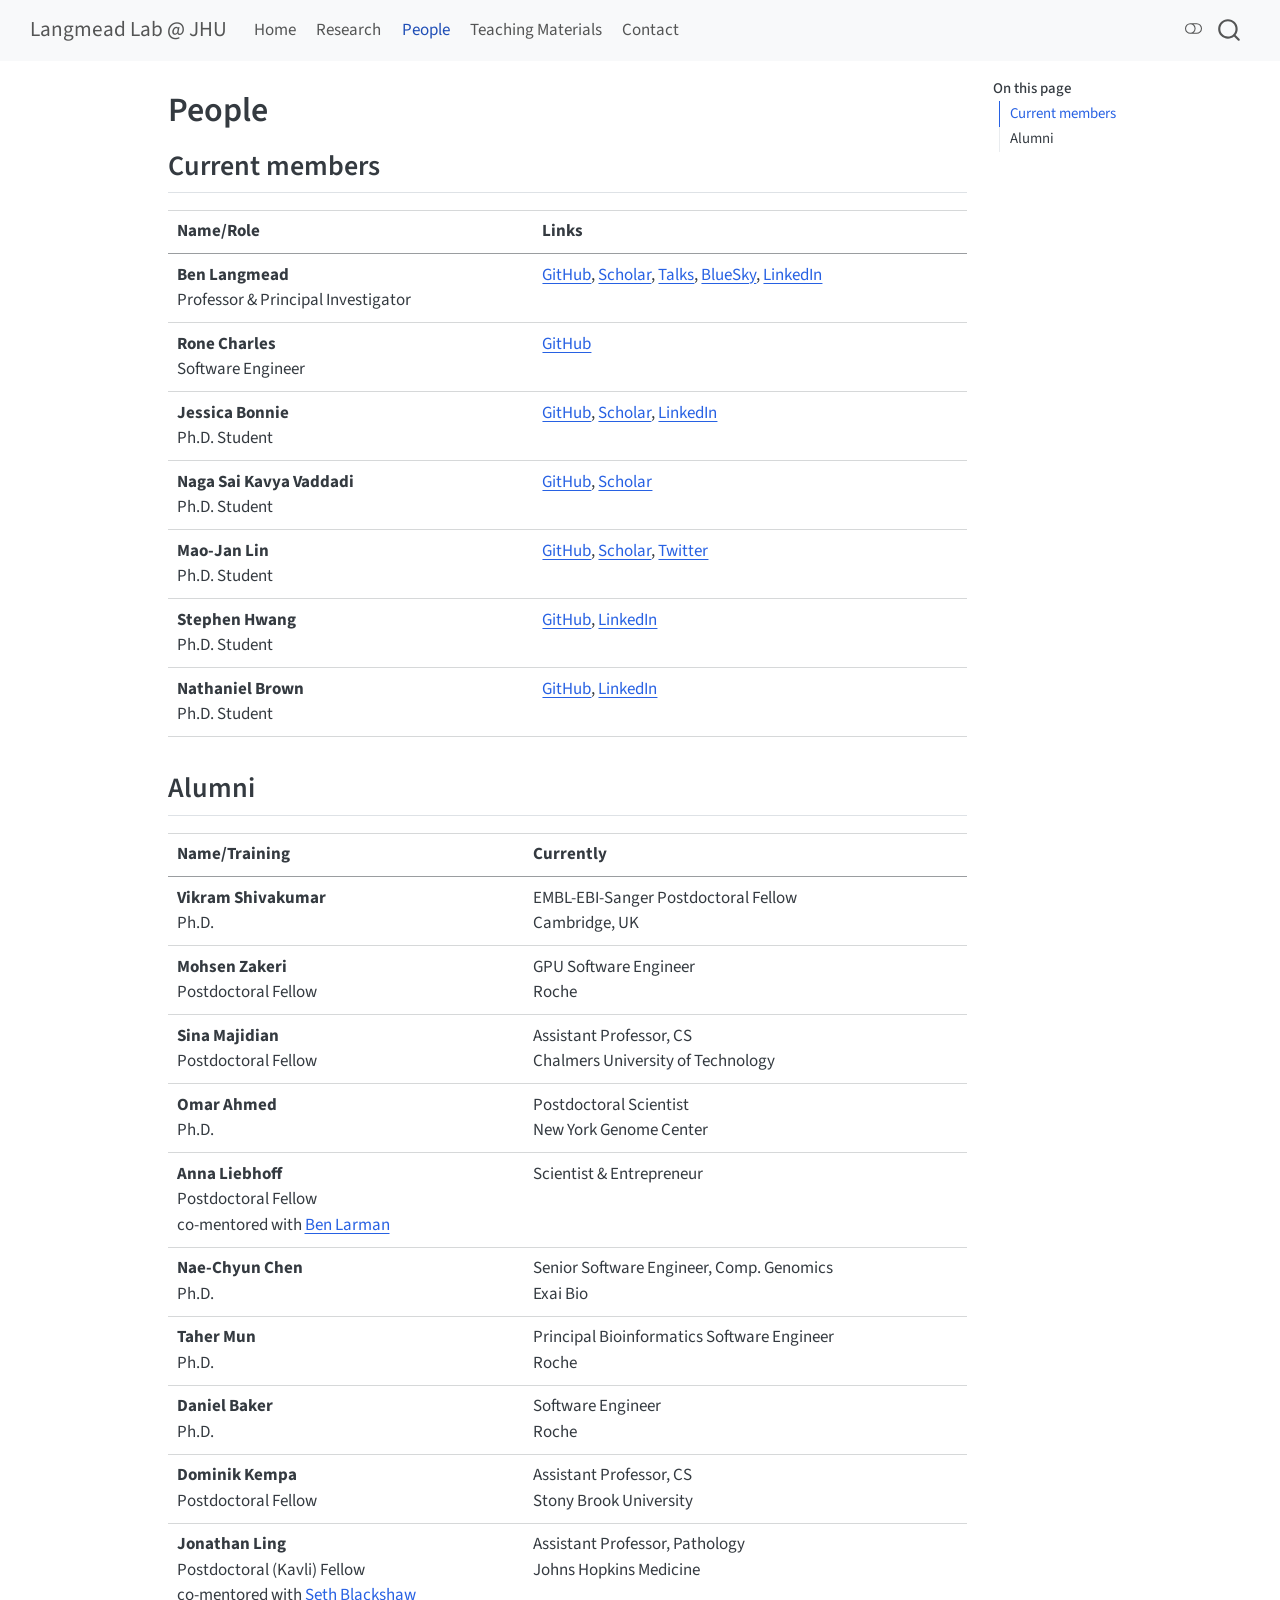
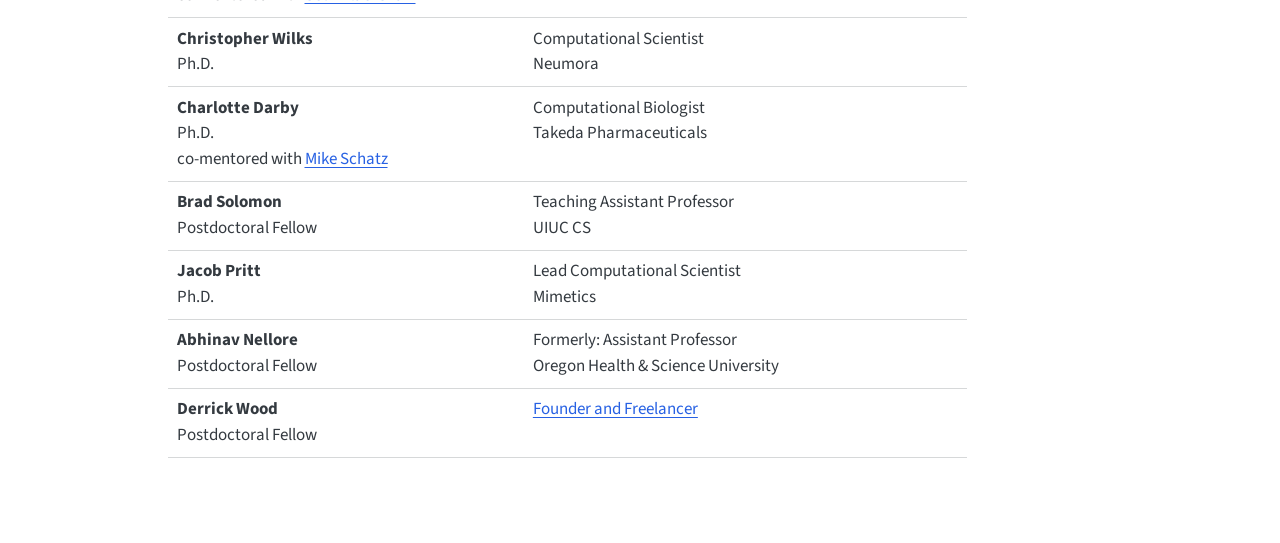
<file: people.html>
<!DOCTYPE html>
<html xmlns="http://www.w3.org/1999/xhtml" lang="en" xml:lang="en"><head>

<meta charset="utf-8">
<meta name="generator" content="quarto-1.11.9">

<meta name="viewport" content="width=device-width, initial-scale=1.0, user-scalable=yes">


<title>People – Langmead Lab @ JHU</title>
<style>
/* Default styles provided by pandoc.
** See https://pandoc.org/MANUAL.html#variables-for-html for config info.
*/
span.smallcaps{font-variant: small-caps;}
div.columns{display: flex; gap: 1.5em;}
div.column{flex: auto;}
@media screen {
div.columns{gap: min(4vw, 1.5em);}
div.column{overflow-x: auto;}
}
div.hanging-indent{margin-left: 1.5em; text-indent: -1.5em;}
ul.task-list{list-style: none;}
ul.task-list li input[type="checkbox"] {
  width: 0.8em;
  margin: 0 0.8em 0.2em -1em; /* quarto-specific, see https://github.com/quarto-dev/quarto-cli/issues/4556 */ 
  vertical-align: middle;
}
</style>


<script src="site_libs/quarto-nav/quarto-nav.js"></script>
<script src="site_libs/quarto-nav/headroom.min.js"></script>
<script src="site_libs/clipboard/clipboard.min.js"></script>
<script src="site_libs/quarto-search/autocomplete.umd.js"></script>
<script src="site_libs/quarto-search/fuse.min.js"></script>
<script src="site_libs/quarto-search/quarto-search.js"></script>
<meta name="quarto:offset" content="./">
<link href="./images/favicon.svg" rel="icon" type="image/svg+xml">
<script src="site_libs/quarto-html/quarto.js" type="module"></script>
<script src="site_libs/quarto-html/tabsets/tabsets.js" type="module"></script>
<script src="site_libs/quarto-html/scrollable-regions/scrollable-regions.js" type="module"></script>
<script src="site_libs/quarto-html/popper.min.js"></script>
<script src="site_libs/quarto-html/tippy.umd.min.js"></script>
<script src="site_libs/quarto-html/anchor.min.js"></script>
<link href="site_libs/quarto-html/tippy.css" rel="stylesheet">
<link href="site_libs/quarto-html/quarto-syntax-highlighting-63b5708e65d6cd79cd7618c58d0c21e7.css" rel="stylesheet" class="quarto-color-scheme" id="quarto-text-highlighting-styles">
<link href="site_libs/quarto-html/quarto-syntax-highlighting-dark-447e42e69aaa9833c0ba1b986f430b20.css" rel="stylesheet" class="quarto-color-scheme quarto-color-alternate" id="quarto-text-highlighting-styles">
<link href="site_libs/quarto-html/quarto-syntax-highlighting-63b5708e65d6cd79cd7618c58d0c21e7.css" rel="stylesheet" class="quarto-color-scheme-extra" id="quarto-text-highlighting-styles">
<script src="site_libs/bootstrap/bootstrap.min.js"></script>
<link href="site_libs/bootstrap/bootstrap-icons.css" rel="stylesheet">
<link href="site_libs/bootstrap/bootstrap-8d3ad9c781c51ccd60b292c95058b2c2.min.css" rel="stylesheet" append-hash="true" class="quarto-color-scheme" id="quarto-bootstrap" data-mode="light">
<link href="site_libs/bootstrap/bootstrap-dark-32280d01ff3a7ff5cbe701a37ed6ca11.min.css" rel="stylesheet" append-hash="true" class="quarto-color-scheme quarto-color-alternate" id="quarto-bootstrap" data-mode="dark">
<link href="site_libs/bootstrap/bootstrap-8d3ad9c781c51ccd60b292c95058b2c2.min.css" rel="stylesheet" append-hash="true" class="quarto-color-scheme-extra" id="quarto-bootstrap" data-mode="light">
<script id="quarto-search-options" type="application/json">{
  "location": "navbar",
  "copy-button": false,
  "collapse-after": 3,
  "panel-placement": "end",
  "type": "overlay",
  "limit": 50,
  "keyboard-shortcut": [
    "f",
    "/",
    "s"
  ],
  "show-item-context": false,
  "language": {
    "search-no-results-text": "No results",
    "search-matching-documents-text": "matching documents",
    "search-copy-link-title": "Copy link to search",
    "search-hide-matches-text": "Hide additional matches",
    "search-more-match-text": "more match in this document",
    "search-more-matches-text": "more matches in this document",
    "search-clear-button-title": "Clear",
    "search-text-placeholder": "",
    "search-detached-cancel-button-title": "Cancel",
    "search-submit-button-title": "Submit",
    "search-label": "Search"
  }
}</script>


<link rel="stylesheet" href="styles.css">
</head>

<body class="nav-fixed quarto-light"><a id="quarto-skip-link" class="visually-hidden-focusable" href="#quarto-document-content">Skip to main content</a><script id="quarto-html-before-body" type="application/javascript">
    const toggleBodyColorMode = (bsSheetEl) => {
      const mode = bsSheetEl.getAttribute("data-mode");
      const bodyEl = window.document.querySelector("body");
      if (mode === "dark") {
        bodyEl.classList.add("quarto-dark");
        bodyEl.classList.remove("quarto-light");
      } else {
        bodyEl.classList.add("quarto-light");
        bodyEl.classList.remove("quarto-dark");
      }
    }
    const toggleBodyColorPrimary = () => {
      const bsSheetEl = window.document.querySelector("link#quarto-bootstrap:not([rel=disabled-stylesheet])");
      if (bsSheetEl) {
        toggleBodyColorMode(bsSheetEl);
      }
    }
    const setColorSchemeToggle = (alternate) => {
      const toggles = window.document.querySelectorAll('.quarto-color-scheme-toggle');
      for (let i=0; i < toggles.length; i++) {
        const toggle = toggles[i];
        if (toggle) {
          toggle.setAttribute("aria-checked", alternate ? "true" : "false");
          if (alternate) {
            toggle.classList.add("alternate");
          } else {
            toggle.classList.remove("alternate");
          }
        }
      }
    };
    const toggleColorMode = (alternate) => {
      // Switch the stylesheets
      const primaryStylesheets = window.document.querySelectorAll('link.quarto-color-scheme:not(.quarto-color-alternate)');
      const alternateStylesheets = window.document.querySelectorAll('link.quarto-color-scheme.quarto-color-alternate');
      manageTransitions('#quarto-margin-sidebar .nav-link', false);
      if (alternate) {
        // note: dark is layered on light, we don't disable primary!
        enableStylesheet(alternateStylesheets);
        for (const sheetNode of alternateStylesheets) {
          if (sheetNode.id === "quarto-bootstrap") {
            toggleBodyColorMode(sheetNode);
          }
        }
      } else {
        disableStylesheet(alternateStylesheets);
        enableStylesheet(primaryStylesheets)
        toggleBodyColorPrimary();
      }
      manageTransitions('#quarto-margin-sidebar .nav-link', true);
      // Switch the toggles
      setColorSchemeToggle(alternate)
    }
    // Hack to workaround the fact that safari doesn't
    // properly recolor the scrollbar when toggling (#1455).
    // Not run on load: stylesheets are set before first paint there, and
    // scrolling would undo the scroll to a URL fragment (#14973).
    // The one pixel nudge keeps the reader where they were.
    const refreshSafariScrollbar = () => {
      if (navigator.userAgent.indexOf('Safari') > 0 && navigator.userAgent.indexOf('Chrome') == -1) {
        manageTransitions("body", false);
        const scrollY = window.scrollY;
        window.scrollTo(0, scrollY > 0 ? scrollY - 1 : 1);
        setTimeout(() => {
          window.scrollTo(0, scrollY);
          manageTransitions("body", true);
        }, 40);
      }
    }
    const disableStylesheet = (stylesheets) => {
      for (let i=0; i < stylesheets.length; i++) {
        const stylesheet = stylesheets[i];
        stylesheet.rel = 'disabled-stylesheet';
      }
    }
    const enableStylesheet = (stylesheets) => {
      for (let i=0; i < stylesheets.length; i++) {
        const stylesheet = stylesheets[i];
        if(stylesheet.rel !== 'stylesheet') { // for Chrome, which will still FOUC without this check
          stylesheet.rel = 'stylesheet';
        }
      }
    }
    const manageTransitions = (selector, allowTransitions) => {
      const els = window.document.querySelectorAll(selector);
      for (let i=0; i < els.length; i++) {
        const el = els[i];
        if (allowTransitions) {
          el.classList.remove('notransition');
        } else {
          el.classList.add('notransition');
        }
      }
    }
    const isFileUrl = () => {
      return window.location.protocol === 'file:';
    }
    const hasAlternateSentinel = () => {
      let styleSentinel = getColorSchemeSentinel();
      if (styleSentinel !== null) {
        return styleSentinel === "alternate";
      } else {
        return false;
      }
    }
    const setStyleSentinel = (alternate) => {
      const value = alternate ? "alternate" : "default";
      if (!isFileUrl()) {
        window.localStorage.setItem("quarto-color-scheme", value);
      } else {
        localAlternateSentinel = value;
      }
    }
    const getColorSchemeSentinel = () => {
      if (!isFileUrl()) {
        const storageValue = window.localStorage.getItem("quarto-color-scheme");
        return storageValue != null ? storageValue : localAlternateSentinel;
      } else {
        return localAlternateSentinel;
      }
    }
    const toggleGiscusIfUsed = (isAlternate, darkModeDefault) => {
      const baseTheme = document.querySelector('#giscus-base-theme')?.value ?? 'light';
      const alternateTheme = document.querySelector('#giscus-alt-theme')?.value ?? 'dark';
      let newTheme = '';
      if(authorPrefersDark) {
        newTheme = isAlternate ? baseTheme : alternateTheme;
      } else {
        newTheme = isAlternate ? alternateTheme : baseTheme;
      }
      const changeGiscusTheme = () => {
        // From: https://github.com/giscus/giscus/issues/336
        const sendMessage = (message) => {
          const iframe = document.querySelector('iframe.giscus-frame');
          if (!iframe) return;
          iframe.contentWindow.postMessage({ giscus: message }, 'https://giscus.app');
        }
        sendMessage({
          setConfig: {
            theme: newTheme
          }
        });
      }
      const isGiscussLoaded = window.document.querySelector('iframe.giscus-frame') !== null;
      if (isGiscussLoaded) {
        changeGiscusTheme();
      }
    };
    const authorPrefersDark = false;
    const darkModeDefault = authorPrefersDark;
      document.querySelector('link#quarto-text-highlighting-styles.quarto-color-scheme-extra').rel = 'disabled-stylesheet';
      document.querySelector('link#quarto-bootstrap.quarto-color-scheme-extra').rel = 'disabled-stylesheet';
    let localAlternateSentinel = darkModeDefault ? 'alternate' : 'default';
    // Dark / light mode switch
    window.quartoToggleColorScheme = () => {
      // Read the current dark / light value
      let toAlternate = !hasAlternateSentinel();
      toggleColorMode(toAlternate);
      refreshSafariScrollbar();
      setStyleSentinel(toAlternate);
      toggleGiscusIfUsed(toAlternate, darkModeDefault);
      window.dispatchEvent(new Event('resize'));
    };
    // Switch to dark mode if need be
    if (hasAlternateSentinel()) {
      toggleColorMode(true);
    } else {
      toggleColorMode(false);
    }
  </script>

<div id="quarto-search-results"></div>
  <header id="quarto-header" class="headroom fixed-top">
    <nav class="navbar navbar-expand-lg " data-bs-theme="dark" aria-label="Site">
      <div class="navbar-container container-fluid">
      <div class="navbar-brand-container mx-auto">
    <a class="navbar-brand" href="./index.html">
    <span class="navbar-title">Langmead Lab @ JHU</span>
    </a>
  </div>
          <button class="navbar-toggler" type="button" data-bs-toggle="collapse" data-bs-target="#navbarCollapse" aria-controls="navbarCollapse" aria-expanded="false" aria-label="Toggle navigation" onclick="if (window.quartoToggleHeadroom) { window.quartoToggleHeadroom(); }">
  <span class="navbar-toggler-icon"></span>
</button>
          <div class="collapse navbar-collapse" id="navbarCollapse">
            <ul class="navbar-nav navbar-nav-scroll me-auto">
  <li class="nav-item">
    <a class="nav-link" href="./index.html"> 
<span class="menu-text">Home</span></a>
  </li>  
  <li class="nav-item">
    <a class="nav-link" href="./research.html"> 
<span class="menu-text">Research</span></a>
  </li>  
  <li class="nav-item">
    <a class="nav-link active" href="./people.html" aria-current="page"> 
<span class="menu-text">People</span></a>
  </li>  
  <li class="nav-item">
    <a class="nav-link" href="./teaching.html"> 
<span class="menu-text">Teaching Materials</span></a>
  </li>  
  <li class="nav-item">
    <a class="nav-link" href="./contact.html"> 
<span class="menu-text">Contact</span></a>
  </li>  
</ul>
          </div> <!-- /navcollapse -->
            <div class="quarto-navbar-tools">
  <button type="button" role="switch" aria-checked="false" class="quarto-color-scheme-toggle quarto-navigation-tool  px-1" onclick="window.quartoToggleColorScheme(); return false;" title="Toggle dark mode" aria-label="Toggle dark mode"><i class="bi"></i></button>
</div>
            <div id="quarto-search" class="" title="Search"></div>
      </div> <!-- /container-fluid -->
    </nav>
</header>
<!-- content -->
<div id="quarto-content" class="quarto-container page-columns page-rows-contents page-layout-article page-navbar">
<!-- sidebar -->
<!-- margin-sidebar -->
    <div id="quarto-margin-sidebar" class="sidebar margin-sidebar">
        <nav id="TOC" role="doc-toc" aria-labelledby="toc-title" class="toc-active">
    <h2 id="toc-title">On this page</h2>
   
  <ul>
  <li><a href="#current-members" id="toc-current-members" class="nav-link active" data-scroll-target="#current-members">Current members</a></li>
  <li><a href="#alumni" id="toc-alumni" class="nav-link" data-scroll-target="#alumni">Alumni</a></li>
  </ul>
</nav>
    </div>
<!-- main -->
<main class="content" id="quarto-document-content" tabindex="-1">


<header id="title-block-header" class="quarto-title-block default">
<div class="quarto-title">
<h1 class="title">People</h1>
</div>



<div class="quarto-title-meta">

    
  
    
  </div>
  


</header>


<section id="current-members" class="level2">
<h2 class="anchored" data-anchor-id="current-members">Current members</h2>
<table class="caption-top table">
<thead>
<tr class="header">
<th>Name/Role</th>
<th>Links</th>
</tr>
</thead>
<tbody>
<tr class="odd">
<td><strong>Ben Langmead</strong> <br> Professor &amp; Principal Investigator</td>
<td><a href="https://github.com/BenLangmead">GitHub</a>, <a href="https://scholar.google.com/citations?user=2JMaTKsAAAAJ&amp;hl=en">Scholar</a>, <a href="https://speakerdeck.com/benlangmead/">Talks</a>, <a href="https://bsky.app/profile/benlangmead.bsky.social">BlueSky</a>, <a href="https://www.linkedin.com/in/benjaminlangmead/">LinkedIn</a></td>
</tr>
<tr class="even">
<td><strong>Rone Charles</strong> <br> Software Engineer</td>
<td><a href="https://github.com/ch4rr0">GitHub</a></td>
</tr>
<tr class="odd">
<td><strong>Jessica Bonnie</strong> <br> Ph.D.&nbsp;Student</td>
<td><a href="https://github.com/jessicabonnie/">GitHub</a>, <a href="https://scholar.google.com/citations?user=mTTrb6MAAAAJ&amp;hl=en&amp;oi=ao">Scholar</a>, <a href="https://www.linkedin.com/in/jessicabonnie/">LinkedIn</a></td>
</tr>
<tr class="even">
<td><strong>Naga Sai Kavya Vaddadi</strong> <br> Ph.D.&nbsp;Student</td>
<td><a href="https://github.com/kvaddad1">GitHub</a>, <a href="https://scholar.google.com/citations?user=gcUPxzwAAAAJ&amp;hl=en&amp;oi=ao">Scholar</a></td>
</tr>
<tr class="odd">
<td><strong>Mao-Jan Lin</strong> <br> Ph.D.&nbsp;Student</td>
<td><a href="https://github.com/maojanlin">GitHub</a>, <a href="https://scholar.google.com/citations?user=L_EVYB8AAAAJ&amp;hl=en&amp;oi=ao">Scholar</a>, <a href="https://twitter.com/MaoJanLin">Twitter</a></td>
</tr>
<tr class="even">
<td><strong>Stephen Hwang</strong> <br> Ph.D.&nbsp;Student</td>
<td><a href="https://github.com/StephenHwang">GitHub</a>, <a href="https://www.linkedin.com/in/hwangjstephen/">LinkedIn</a></td>
</tr>
<tr class="odd">
<td><strong>Nathaniel Brown</strong> <br> Ph.D.&nbsp;Student</td>
<td><a href="https://github.com/drnatebrown">GitHub</a>, <a href="https://www.linkedin.com/in/nathaniel-brown-60b654171/">LinkedIn</a></td>
</tr>
</tbody>
</table>
</section>
<section id="alumni" class="level2">
<h2 class="anchored" data-anchor-id="alumni">Alumni</h2>
<table class="caption-top table">
<thead>
<tr class="header">
<th>Name/Training</th>
<th>Currently</th>
</tr>
</thead>
<tbody>
<tr class="odd">
<td><strong>Vikram Shivakumar</strong> <br> Ph.D.</td>
<td>EMBL-EBI-Sanger Postdoctoral Fellow <br> Cambridge, UK</td>
</tr>
<tr class="even">
<td><strong>Mohsen Zakeri</strong> <br> Postdoctoral Fellow</td>
<td>GPU Software Engineer <br> Roche</td>
</tr>
<tr class="odd">
<td><strong>Sina Majidian</strong> <br> Postdoctoral Fellow</td>
<td>Assistant Professor, CS <br> Chalmers University of Technology</td>
</tr>
<tr class="even">
<td><strong>Omar Ahmed</strong> <br> Ph.D.</td>
<td>Postdoctoral Scientist <br> New York Genome Center</td>
</tr>
<tr class="odd">
<td><strong>Anna Liebhoff</strong> <br> Postdoctoral Fellow <br> co-mentored with <a href="https://labs.pathology.jhu.edu/larman/">Ben Larman</a></td>
<td>Scientist &amp; Entrepreneur</td>
</tr>
<tr class="even">
<td><strong>Nae-Chyun Chen</strong> <br> Ph.D.</td>
<td>Senior Software Engineer, Comp. Genomics <br> Exai Bio</td>
</tr>
<tr class="odd">
<td><strong>Taher Mun</strong> <br> Ph.D.</td>
<td>Principal Bioinformatics Software Engineer <br> Roche</td>
</tr>
<tr class="even">
<td><strong>Daniel Baker</strong> <br> Ph.D.</td>
<td>Software Engineer <br> Roche</td>
</tr>
<tr class="odd">
<td><strong>Dominik Kempa</strong> <br> Postdoctoral Fellow</td>
<td>Assistant Professor, CS <br> Stony Brook University</td>
</tr>
<tr class="even">
<td><strong>Jonathan Ling</strong> <br> Postdoctoral (Kavli) Fellow <br> co-mentored with <a href="https://blackshawlab.com/">Seth Blackshaw</a></td>
<td>Assistant Professor, Pathology <br> Johns Hopkins Medicine</td>
</tr>
<tr class="odd">
<td><strong>Christopher Wilks</strong> <br> Ph.D.</td>
<td>Computational Scientist <br> Neumora</td>
</tr>
<tr class="even">
<td><strong>Charlotte Darby</strong> <br> Ph.D.&nbsp;<br> co-mentored with <a href="https://schatz-lab.org/">Mike Schatz</a></td>
<td>Computational Biologist <br> Takeda Pharmaceuticals</td>
</tr>
<tr class="odd">
<td><strong>Brad Solomon</strong> <br> Postdoctoral Fellow</td>
<td>Teaching Assistant Professor <br> UIUC CS</td>
</tr>
<tr class="even">
<td><strong>Jacob Pritt</strong> <br> Ph.D.</td>
<td>Lead Computational Scientist <br> Mimetics</td>
</tr>
<tr class="odd">
<td><strong>Abhinav Nellore</strong> <br> Postdoctoral Fellow</td>
<td>Formerly: Assistant Professor <br> Oregon Health &amp; Science University</td>
</tr>
<tr class="even">
<td><strong>Derrick Wood</strong> <br> Postdoctoral Fellow</td>
<td><a href="https://www.linkedin.com/in/derrick-wood-phd/">Founder and Freelancer</a></td>
</tr>
</tbody>
</table>


</section>

</main> <!-- /main -->
<script id="quarto-html-after-body" type="application/javascript">
  window.document.addEventListener("DOMContentLoaded", function (event) {
    // Ensure there is a toggle, if there isn't float one in the top right
    if (window.document.querySelector('.quarto-color-scheme-toggle') === null) {
      const toggle = window.document.createElement('button');
      toggle.type = "button";
      toggle.setAttribute("role", "switch");
      toggle.setAttribute("aria-checked", "false");
      toggle.classList.add('top-right');
      toggle.classList.add('quarto-color-scheme-toggle');
      toggle.setAttribute("aria-label", "Toggle dark mode");
      toggle.onclick = function() { try { window.quartoToggleColorScheme(); } catch {} return false; };
      const i = window.document.createElement("i");
      i.classList.add('bi');
      toggle.appendChild(i);
      // Put the toggle in a landmark of its own, so that landmark navigation
      // can reach it.
      //
      // The container is always a fresh direct child of body, and the toggle is
      // never moved into page furniture that the theme or the author controls.
      // The toggle is positioned against the page, so any ancestor that
      // establishes a containing block captures it: a positioned element or a
      // grid for position: absolute, and transform, filter, will-change or
      // contain for position: fixed. A direct child of body has none of these
      // to inherit, and the shift when one appears is silent and visual.
      //
      // ARIA says a document should have at most one banner, and axe reports a
      // duplicate whether or not the banners carry distinct labels. So use a
      // header when the page has no banner yet, and a named region otherwise.
      //
      // A header is a banner wherever it sits, unless it is inside sectioning
      // content, so this cannot just look at the children of body: a custom
      // page layout wraps the title block header in a plain div. An explicit
      // role="banner" always counts.
      const sectioning = 'article, aside, main, nav, section, [role="article"], [role="complementary"], [role="main"], [role="navigation"], [role="region"]';
      const hasBanner = Array.from(
        window.document.querySelectorAll('header:not([role]), [role="banner"]')
      ).some(function(el) {
        return el.hasAttribute("role") || el.closest(sectioning) === null;
      });
      const container = window.document.createElement(hasBanner ? "div" : "header");
      if (hasBanner) {
        container.setAttribute("role", "region");
        container.setAttribute("aria-label", "Toggle dark mode");
      }
      container.classList.add('quarto-color-scheme-toggle-container');
      container.appendChild(toggle);
      window.document.body.appendChild(container);
    }
    setColorSchemeToggle(hasAlternateSentinel())
    const icon = "";
    const anchorJS = new window.AnchorJS();
    anchorJS.options = {
      placement: 'right',
      icon: icon
    };
    anchorJS.add('.anchored');
    const isCodeAnnotation = (el) => {
      for (const clz of el.classList) {
        if (clz.startsWith('code-annotation-')) {                     
          return true;
        }
      }
      return false;
    }
    const onCopySuccess = function(e) {
      // button target
      const button = e.trigger;
      // don't keep focus
      button.blur();
      // flash "checked"
      button.classList.add('code-copy-button-checked');
      var currentTitle = button.getAttribute("title");
      button.setAttribute("title", "Copied!");
      let tooltip;
      if (window.bootstrap) {
        button.setAttribute("data-bs-toggle", "tooltip");
        button.setAttribute("data-bs-placement", "left");
        button.setAttribute("data-bs-title", "Copied!");
        tooltip = new bootstrap.Tooltip(button, 
          { trigger: "manual", 
            customClass: "code-copy-button-tooltip",
            offset: [0, -8]});
        tooltip.show();    
      }
      setTimeout(function() {
        if (tooltip) {
          tooltip.hide();
          button.removeAttribute("data-bs-title");
          button.removeAttribute("data-bs-toggle");
          button.removeAttribute("data-bs-placement");
        }
        button.setAttribute("title", currentTitle);
        button.classList.remove('code-copy-button-checked');
      }, 1000);
      // clear code selection
      e.clearSelection();
    }
    const getTextToCopy = function(trigger) {
      const outerScaffold = trigger.parentElement.cloneNode(true);
      const codeEl = outerScaffold.querySelector('code');
      for (const childEl of codeEl.children) {
        if (isCodeAnnotation(childEl)) {
          childEl.remove();
        }
      }
      return codeEl.innerText;
    }
    const clipboard = new window.ClipboardJS('.code-copy-button:not([data-in-quarto-modal])', {
      text: getTextToCopy
    });
    clipboard.on('success', onCopySuccess);
    if (window.document.getElementById('quarto-embedded-source-code-modal')) {
      const clipboardModal = new window.ClipboardJS('.code-copy-button[data-in-quarto-modal]', {
        text: getTextToCopy,
        container: window.document.getElementById('quarto-embedded-source-code-modal')
      });
      clipboardModal.on('success', onCopySuccess);
    }
      var localhostRegex = new RegExp(/^(?:http|https):\/\/localhost\:?[0-9]*\//);
      var mailtoRegex = new RegExp(/^mailto:/);
        var filterRegex = new RegExp("https:\/\/www\.langmead-lab\.org");
      var isInternal = (href) => {
          return filterRegex.test(href) || localhostRegex.test(href) || mailtoRegex.test(href);
      }
      // Inspect non-navigation links and adorn them if external
      window.quartoDecorateExternalLinks = function (root) {
     var links = (root || window.document).querySelectorAll('a[href]:not(.nav-link):not(.navbar-brand):not(.toc-action):not(.sidebar-link):not(.sidebar-item-toggle):not(.pagination-link):not(.no-external):not([aria-hidden]):not(.dropdown-item):not(.quarto-navigation-tool):not(.about-link)');
      for (var i=0; i<links.length; i++) {
        const link = links[i];
        if (!isInternal(link.href)) {
          // undo the damage that might have been done by quarto-nav.js in the case of
          // links that we want to consider external
          if (link.dataset.originalHref !== undefined) {
            link.href = link.dataset.originalHref;
          }
          if (!link.classList.contains('no-external-icon')) {
          }
        }
      }
      };
      window.quartoDecorateExternalLinks(window.document);
    // Esc closes the popup (WCAG 1.4.13) and focus leaving both trigger and
    // popup closes it (WCAG 2.4.11); tippy handles neither for interactive popups.
    const hideOnEscAndFocusOut = {
      name: 'hideOnEscAndFocusOut',
      defaultValue: true,
      fn(instance) {
        const dismiss = () => {
          // A show scheduled by the trigger delay would otherwise reopen it
          instance.clearDelayTimeouts();
          instance.hide();
        };
        const onKeyDown = (event) => {
          if (event.key !== 'Escape') {
            return;
          }
          // Keep Esc from also reaching page handlers (e.g. reveal.js overview),
          // except an open reveal.js slide menu, which Esc should close too.
          // The menu handles keys only when its keyboard option is on.
          const menuHandlesEsc = window.Reveal?.getPlugin?.('menu')?.isOpen() &&
            window.Reveal.getConfig().menu?.keyboard !== false;
          if (!menuHandlesEsc) {
            event.stopPropagation();
          }
          if (instance.popper.contains(window.document.activeElement)) {
            // Disabled while refocusing so the focus trigger does not reopen it
            instance.disable();
            instance.reference.focus();
            instance.enable();
          }
          dismiss();
        };
        const onFocusOut = (event) => {
          const target = event.relatedTarget;
          if (target && !instance.reference.contains(target) &&
              !instance.popper.contains(target)) {
            dismiss();
          }
        };
        // On the trigger too: a click trigger (code-annotations: select) has no
        // blur handling. Attached for the instance's lifetime so leaving the
        // trigger also cancels a show still pending on the trigger delay.
        instance.reference.addEventListener('focusout', onFocusOut);
        return {
          onShow() {
            window.document.addEventListener('keydown', onKeyDown, true);
            instance.popper.addEventListener('focusout', onFocusOut);
          },
          onHide() {
            window.document.removeEventListener('keydown', onKeyDown, true);
            instance.popper.removeEventListener('focusout', onFocusOut);
          },
          onDestroy() {
            instance.reference.removeEventListener('focusout', onFocusOut);
          },
        };
      },
    };
    function tippyHover(el, contentFn, onTriggerFn, onUntriggerFn) {
      const config = {
        allowHTML: true,
        maxWidth: 500,
        delay: 100,
        arrow: false,
        appendTo: function(el) {
            return el.parentElement;
        },
        interactive: true,
        interactiveBorder: 10,
        theme: 'quarto',
        placement: 'bottom-start',
        plugins: [hideOnEscAndFocusOut],
      };
      if (contentFn) {
        config.content = contentFn;
      }
      if (onTriggerFn) {
        config.onTrigger = onTriggerFn;
      }
      if (onUntriggerFn) {
        config.onUntrigger = onUntriggerFn;
      }
      window.tippy(el, config); 
    }
    const noterefs = window.document.querySelectorAll('a[role="doc-noteref"]');
    for (var i=0; i<noterefs.length; i++) {
      const ref = noterefs[i];
      tippyHover(ref, function() {
        // use id or data attribute instead here
        let href = ref.getAttribute('data-footnote-href') || ref.getAttribute('href');
        try { href = new URL(href).hash; } catch {}
        const id = href.replace(/^#\/?/, "");
        const note = window.document.getElementById(id);
        if (note) {
          return note.innerHTML;
        } else {
          return "";
        }
      });
    }
    const xrefs = window.document.querySelectorAll('a.quarto-xref');
    const processXRef = (id, note) => {
      // Strip column container classes
      const stripColumnClz = (el) => {
        el.classList.remove("page-full", "page-columns");
        if (el.children) {
          for (const child of el.children) {
            stripColumnClz(child);
          }
        }
      }
      stripColumnClz(note)
      if (id === null || id.startsWith('sec-')) {
        // Special case sections, only their first couple elements
        const container = document.createElement("div");
        if (note.children && note.children.length > 2) {
          container.appendChild(note.children[0].cloneNode(true));
          for (let i = 1; i < note.children.length; i++) {
            const child = note.children[i];
            if (child.tagName === "P" && child.innerText === "") {
              continue;
            } else {
              container.appendChild(child.cloneNode(true));
              break;
            }
          }
          if (window.Quarto?.typesetMath) {
            window.Quarto.typesetMath(container);
          }
          return container.innerHTML
        } else {
          if (window.Quarto?.typesetMath) {
            window.Quarto.typesetMath(note);
          }
          return note.innerHTML;
        }
      } else {
        // Remove any anchor links if they are present
        const anchorLink = note.querySelector('a.anchorjs-link');
        if (anchorLink) {
          anchorLink.remove();
        }
        if (window.Quarto?.typesetMath) {
          window.Quarto.typesetMath(note);
        }
        if (note.classList.contains("callout")) {
          return note.outerHTML;
        } else {
          return note.innerHTML;
        }
      }
    }
    for (var i=0; i<xrefs.length; i++) {
      const xref = xrefs[i];
      tippyHover(xref, undefined, function(instance) {
        instance.disable();
        let url = xref.getAttribute('href');
        let hash = undefined; 
        if (url.startsWith('#')) {
          hash = url;
        } else {
          try { hash = new URL(url).hash; } catch {}
        }
        if (hash) {
          const id = hash.replace(/^#\/?/, "");
          const note = window.document.getElementById(id);
          if (note !== null) {
            try {
              const html = processXRef(id, note.cloneNode(true));
              instance.setContent(html);
            } finally {
              instance.enable();
              instance.show();
            }
          } else {
            // See if we can fetch this
            fetch(url.split('#')[0])
            .then(res => res.text())
            .then(html => {
              const parser = new DOMParser();
              const htmlDoc = parser.parseFromString(html, "text/html");
              const note = htmlDoc.getElementById(id);
              if (note !== null) {
                const html = processXRef(id, note);
                instance.setContent(html);
              } 
            }).finally(() => {
              instance.enable();
              instance.show();
            });
          }
        } else {
          // See if we can fetch a full url (with no hash to target)
          // This is a special case and we should probably do some content thinning / targeting
          fetch(url)
          .then(res => res.text())
          .then(html => {
            const parser = new DOMParser();
            const htmlDoc = parser.parseFromString(html, "text/html");
            const note = htmlDoc.querySelector('main.content');
            if (note !== null) {
              // This should only happen for chapter cross references
              // (since there is no id in the URL)
              // remove the first header
              if (note.children.length > 0 && note.children[0].tagName === "HEADER") {
                note.children[0].remove();
              }
              const html = processXRef(null, note);
              instance.setContent(html);
            } 
          }).finally(() => {
            instance.enable();
            instance.show();
          });
        }
      }, function(instance) {
      });
    }
        let selectedAnnoteEl;
        const selectorForAnnotation = ( cell, annotation) => {
          let cellAttr = 'data-code-cell="' + cell + '"';
          let lineAttr = 'data-code-annotation="' +  annotation + '"';
          const selector = 'span[' + cellAttr + '][' + lineAttr + ']';
          return selector;
        }
        const selectCodeLines = (annoteEl) => {
          const doc = window.document;
          const targetCell = annoteEl.getAttribute("data-target-cell");
          const targetAnnotation = annoteEl.getAttribute("data-target-annotation");
          const annoteSpan = window.document.querySelector(selectorForAnnotation(targetCell, targetAnnotation));
          const lines = annoteSpan.getAttribute("data-code-lines").split(",");
          const lineIds = lines.map((line) => {
            return targetCell + "-" + line;
          })
          // Each band is positioned against its own containing block, which is
          // not the offsetParent of the lines, so place it from client rects.
          const placeBand = (band, firstEl, lastEl, codeBlock) => {
            const container = band.offsetParent;
            if (container === null) {
              return;
            }
            const containerRect = container.getBoundingClientRect();
            // Reveal.js scales slides with a transform, so convert client
            // pixels back to the CSS pixels of the container.
            const scale = containerRect.height / container.offsetHeight || 1;
            const firstRect = firstEl.getBoundingClientRect();
            const lastRect = lastEl.getBoundingClientRect();
            const top = (firstRect.top - containerRect.top) / scale - container.clientTop + container.scrollTop;
            const height = (lastRect.bottom - firstRect.top) / scale;
            band.style.top = top - 2 + "px";
            band.style.height = height + 4 + "px";
            if (codeBlock) {
              // Without the copy button wrapper, the containing block is wider
              // than the code block, so span the code block explicitly.
              const blockRect = codeBlock.getBoundingClientRect();
              band.style.left = (blockRect.left - containerRect.left) / scale - container.clientLeft + container.scrollLeft + "px";
              band.style.width = blockRect.width / scale + "px";
            }
          };
          if (lineIds.length > 0) {
            const el = window.document.getElementById(lineIds[0]);
            const lastEl = window.document.getElementById(lineIds[lineIds.length - 1]);
            const parent = el.parentElement.parentElement;
            // cook up a div (if necessary) and position it
            let div = window.document.getElementById("code-annotation-line-highlight");
            if (div === null) {
              div = window.document.createElement("div");
              div.setAttribute("id", "code-annotation-line-highlight");
              div.style.position = 'absolute';
              parent.appendChild(div);
            }
            placeBand(div, el, lastEl, parent.closest("div.sourceCode") || parent);
            let gutterDiv = window.document.getElementById("code-annotation-line-highlight-gutter");
            if (gutterDiv === null) {
              gutterDiv = window.document.createElement("div");
              gutterDiv.setAttribute("id", "code-annotation-line-highlight-gutter");
              gutterDiv.style.position = 'absolute';
              const codeCell = window.document.getElementById(targetCell);
              const gutter = codeCell.querySelector('.code-annotation-gutter');
              gutter.appendChild(gutterDiv);
            }
            placeBand(gutterDiv, el, lastEl);
            selectedAnnoteEl = annoteEl;
          }
        };
        const unselectCodeLines = () => {
          const elementsIds = ["code-annotation-line-highlight", "code-annotation-line-highlight-gutter"];
          elementsIds.forEach((elId) => {
            const div = window.document.getElementById(elId);
            if (div) {
              div.remove();
            }
          });
          selectedAnnoteEl = undefined;
        };
          // Handle positioning of the toggle
      window.addEventListener(
        "resize",
        throttle(() => {
          elRect = undefined;
          if (selectedAnnoteEl) {
            selectCodeLines(selectedAnnoteEl);
          }
        }, 10)
      );
      function throttle(fn, ms) {
      let throttle = false;
      let timer;
        return (...args) => {
          if(!throttle) { // first call gets through
              fn.apply(this, args);
              throttle = true;
          } else { // all the others get throttled
              if(timer) clearTimeout(timer); // cancel #2
              timer = setTimeout(() => {
                fn.apply(this, args);
                timer = throttle = false;
              }, ms);
          }
        };
      }
        // Attach click handler to the DT
        const annoteDls = window.document.querySelectorAll('dt[data-target-cell]');
        for (const annoteDlNode of annoteDls) {
          annoteDlNode.addEventListener('click', (event) => {
            const clickedEl = event.target;
            if (clickedEl !== selectedAnnoteEl) {
              unselectCodeLines();
              const activeEl = window.document.querySelector('dt[data-target-cell].code-annotation-active');
              if (activeEl) {
                activeEl.classList.remove('code-annotation-active');
              }
              selectCodeLines(clickedEl);
              clickedEl.classList.add('code-annotation-active');
            } else {
              // Unselect the line
              unselectCodeLines();
              clickedEl.classList.remove('code-annotation-active');
            }
          });
        }
    const findCites = (el) => {
      const parentEl = el.parentElement;
      if (parentEl) {
        const cites = parentEl.dataset.cites;
        if (cites) {
          return {
            el,
            cites: cites.split(' ')
          };
        } else {
          return findCites(el.parentElement)
        }
      } else {
        return undefined;
      }
    };
    var bibliorefs = window.document.querySelectorAll('a[role="doc-biblioref"]');
    for (var i=0; i<bibliorefs.length; i++) {
      const ref = bibliorefs[i];
      const citeInfo = findCites(ref);
      if (citeInfo) {
        tippyHover(citeInfo.el, function() {
          var popup = window.document.createElement('div');
          citeInfo.cites.forEach(function(cite) {
            var citeDiv = window.document.createElement('div');
            citeDiv.classList.add('hanging-indent');
            citeDiv.classList.add('csl-entry');
            var biblioDiv = window.document.getElementById('ref-' + cite);
            if (biblioDiv) {
              citeDiv.innerHTML = biblioDiv.innerHTML;
            }
            popup.appendChild(citeDiv);
          });
          return popup.innerHTML;
        });
      }
    }
  });
  </script>
  <script type="application/javascript">
  window.quartoScrollableRegionsLabels = {"code":"Scrollable code","output":"Scrollable output"};
  </script>
</div> <!-- /content -->




</body></html>
</file>
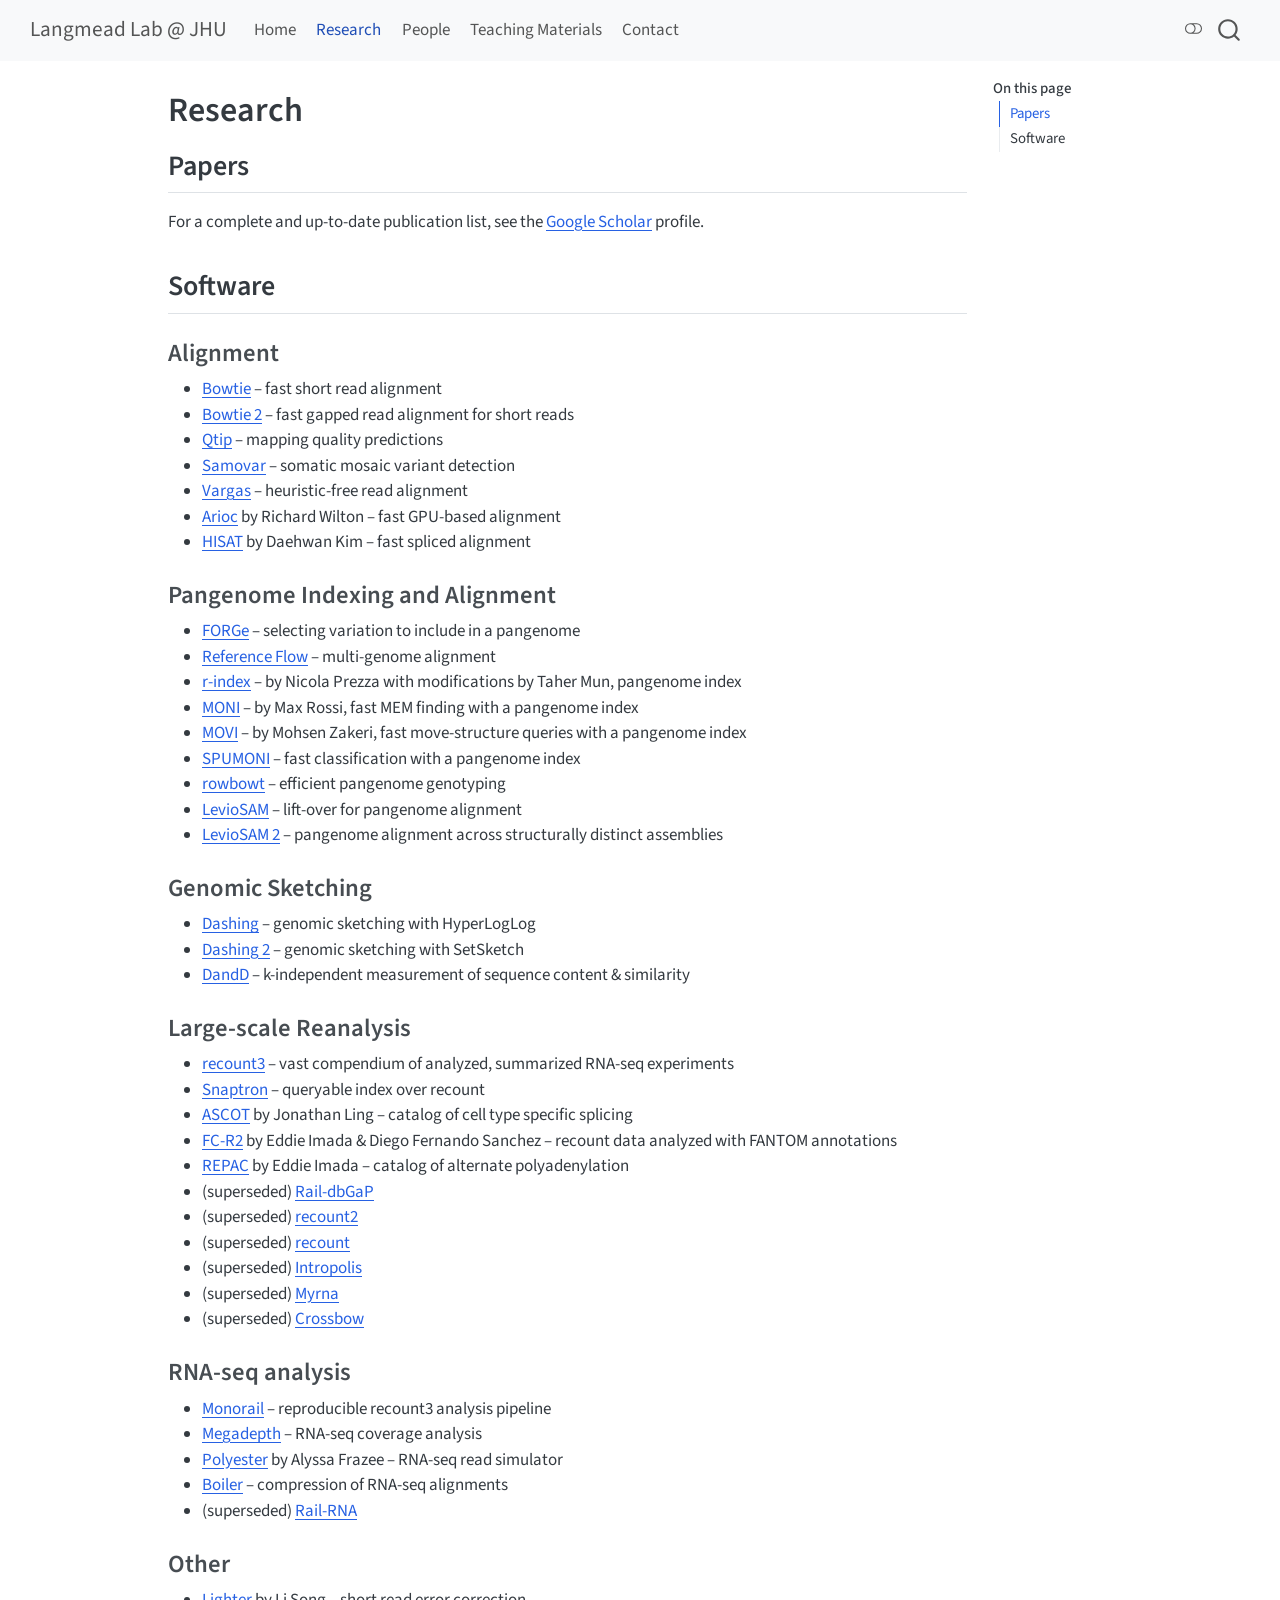
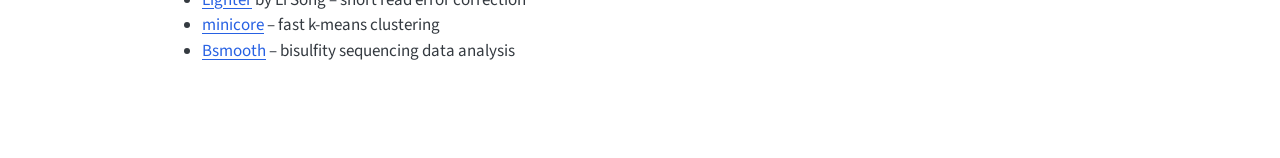
<file: research.html>
<!DOCTYPE html>
<html xmlns="http://www.w3.org/1999/xhtml" lang="en" xml:lang="en"><head>

<meta charset="utf-8">
<meta name="generator" content="quarto-1.11.9">

<meta name="viewport" content="width=device-width, initial-scale=1.0, user-scalable=yes">


<title>Research – Langmead Lab @ JHU</title>
<style>
/* Default styles provided by pandoc.
** See https://pandoc.org/MANUAL.html#variables-for-html for config info.
*/
span.smallcaps{font-variant: small-caps;}
div.columns{display: flex; gap: 1.5em;}
div.column{flex: auto;}
@media screen {
div.columns{gap: min(4vw, 1.5em);}
div.column{overflow-x: auto;}
}
div.hanging-indent{margin-left: 1.5em; text-indent: -1.5em;}
ul.task-list{list-style: none;}
ul.task-list li input[type="checkbox"] {
  width: 0.8em;
  margin: 0 0.8em 0.2em -1em; /* quarto-specific, see https://github.com/quarto-dev/quarto-cli/issues/4556 */ 
  vertical-align: middle;
}
</style>


<script src="site_libs/quarto-nav/quarto-nav.js"></script>
<script src="site_libs/quarto-nav/headroom.min.js"></script>
<script src="site_libs/clipboard/clipboard.min.js"></script>
<script src="site_libs/quarto-search/autocomplete.umd.js"></script>
<script src="site_libs/quarto-search/fuse.min.js"></script>
<script src="site_libs/quarto-search/quarto-search.js"></script>
<meta name="quarto:offset" content="./">
<link href="./images/favicon.svg" rel="icon" type="image/svg+xml">
<script src="site_libs/quarto-html/quarto.js" type="module"></script>
<script src="site_libs/quarto-html/tabsets/tabsets.js" type="module"></script>
<script src="site_libs/quarto-html/scrollable-regions/scrollable-regions.js" type="module"></script>
<script src="site_libs/quarto-html/popper.min.js"></script>
<script src="site_libs/quarto-html/tippy.umd.min.js"></script>
<script src="site_libs/quarto-html/anchor.min.js"></script>
<link href="site_libs/quarto-html/tippy.css" rel="stylesheet">
<link href="site_libs/quarto-html/quarto-syntax-highlighting-63b5708e65d6cd79cd7618c58d0c21e7.css" rel="stylesheet" class="quarto-color-scheme" id="quarto-text-highlighting-styles">
<link href="site_libs/quarto-html/quarto-syntax-highlighting-dark-447e42e69aaa9833c0ba1b986f430b20.css" rel="stylesheet" class="quarto-color-scheme quarto-color-alternate" id="quarto-text-highlighting-styles">
<link href="site_libs/quarto-html/quarto-syntax-highlighting-63b5708e65d6cd79cd7618c58d0c21e7.css" rel="stylesheet" class="quarto-color-scheme-extra" id="quarto-text-highlighting-styles">
<script src="site_libs/bootstrap/bootstrap.min.js"></script>
<link href="site_libs/bootstrap/bootstrap-icons.css" rel="stylesheet">
<link href="site_libs/bootstrap/bootstrap-8d3ad9c781c51ccd60b292c95058b2c2.min.css" rel="stylesheet" append-hash="true" class="quarto-color-scheme" id="quarto-bootstrap" data-mode="light">
<link href="site_libs/bootstrap/bootstrap-dark-32280d01ff3a7ff5cbe701a37ed6ca11.min.css" rel="stylesheet" append-hash="true" class="quarto-color-scheme quarto-color-alternate" id="quarto-bootstrap" data-mode="dark">
<link href="site_libs/bootstrap/bootstrap-8d3ad9c781c51ccd60b292c95058b2c2.min.css" rel="stylesheet" append-hash="true" class="quarto-color-scheme-extra" id="quarto-bootstrap" data-mode="light">
<script id="quarto-search-options" type="application/json">{
  "location": "navbar",
  "copy-button": false,
  "collapse-after": 3,
  "panel-placement": "end",
  "type": "overlay",
  "limit": 50,
  "keyboard-shortcut": [
    "f",
    "/",
    "s"
  ],
  "show-item-context": false,
  "language": {
    "search-no-results-text": "No results",
    "search-matching-documents-text": "matching documents",
    "search-copy-link-title": "Copy link to search",
    "search-hide-matches-text": "Hide additional matches",
    "search-more-match-text": "more match in this document",
    "search-more-matches-text": "more matches in this document",
    "search-clear-button-title": "Clear",
    "search-text-placeholder": "",
    "search-detached-cancel-button-title": "Cancel",
    "search-submit-button-title": "Submit",
    "search-label": "Search"
  }
}</script>


<link rel="stylesheet" href="styles.css">
</head>

<body class="nav-fixed quarto-light"><a id="quarto-skip-link" class="visually-hidden-focusable" href="#quarto-document-content">Skip to main content</a><script id="quarto-html-before-body" type="application/javascript">
    const toggleBodyColorMode = (bsSheetEl) => {
      const mode = bsSheetEl.getAttribute("data-mode");
      const bodyEl = window.document.querySelector("body");
      if (mode === "dark") {
        bodyEl.classList.add("quarto-dark");
        bodyEl.classList.remove("quarto-light");
      } else {
        bodyEl.classList.add("quarto-light");
        bodyEl.classList.remove("quarto-dark");
      }
    }
    const toggleBodyColorPrimary = () => {
      const bsSheetEl = window.document.querySelector("link#quarto-bootstrap:not([rel=disabled-stylesheet])");
      if (bsSheetEl) {
        toggleBodyColorMode(bsSheetEl);
      }
    }
    const setColorSchemeToggle = (alternate) => {
      const toggles = window.document.querySelectorAll('.quarto-color-scheme-toggle');
      for (let i=0; i < toggles.length; i++) {
        const toggle = toggles[i];
        if (toggle) {
          toggle.setAttribute("aria-checked", alternate ? "true" : "false");
          if (alternate) {
            toggle.classList.add("alternate");
          } else {
            toggle.classList.remove("alternate");
          }
        }
      }
    };
    const toggleColorMode = (alternate) => {
      // Switch the stylesheets
      const primaryStylesheets = window.document.querySelectorAll('link.quarto-color-scheme:not(.quarto-color-alternate)');
      const alternateStylesheets = window.document.querySelectorAll('link.quarto-color-scheme.quarto-color-alternate');
      manageTransitions('#quarto-margin-sidebar .nav-link', false);
      if (alternate) {
        // note: dark is layered on light, we don't disable primary!
        enableStylesheet(alternateStylesheets);
        for (const sheetNode of alternateStylesheets) {
          if (sheetNode.id === "quarto-bootstrap") {
            toggleBodyColorMode(sheetNode);
          }
        }
      } else {
        disableStylesheet(alternateStylesheets);
        enableStylesheet(primaryStylesheets)
        toggleBodyColorPrimary();
      }
      manageTransitions('#quarto-margin-sidebar .nav-link', true);
      // Switch the toggles
      setColorSchemeToggle(alternate)
    }
    // Hack to workaround the fact that safari doesn't
    // properly recolor the scrollbar when toggling (#1455).
    // Not run on load: stylesheets are set before first paint there, and
    // scrolling would undo the scroll to a URL fragment (#14973).
    // The one pixel nudge keeps the reader where they were.
    const refreshSafariScrollbar = () => {
      if (navigator.userAgent.indexOf('Safari') > 0 && navigator.userAgent.indexOf('Chrome') == -1) {
        manageTransitions("body", false);
        const scrollY = window.scrollY;
        window.scrollTo(0, scrollY > 0 ? scrollY - 1 : 1);
        setTimeout(() => {
          window.scrollTo(0, scrollY);
          manageTransitions("body", true);
        }, 40);
      }
    }
    const disableStylesheet = (stylesheets) => {
      for (let i=0; i < stylesheets.length; i++) {
        const stylesheet = stylesheets[i];
        stylesheet.rel = 'disabled-stylesheet';
      }
    }
    const enableStylesheet = (stylesheets) => {
      for (let i=0; i < stylesheets.length; i++) {
        const stylesheet = stylesheets[i];
        if(stylesheet.rel !== 'stylesheet') { // for Chrome, which will still FOUC without this check
          stylesheet.rel = 'stylesheet';
        }
      }
    }
    const manageTransitions = (selector, allowTransitions) => {
      const els = window.document.querySelectorAll(selector);
      for (let i=0; i < els.length; i++) {
        const el = els[i];
        if (allowTransitions) {
          el.classList.remove('notransition');
        } else {
          el.classList.add('notransition');
        }
      }
    }
    const isFileUrl = () => {
      return window.location.protocol === 'file:';
    }
    const hasAlternateSentinel = () => {
      let styleSentinel = getColorSchemeSentinel();
      if (styleSentinel !== null) {
        return styleSentinel === "alternate";
      } else {
        return false;
      }
    }
    const setStyleSentinel = (alternate) => {
      const value = alternate ? "alternate" : "default";
      if (!isFileUrl()) {
        window.localStorage.setItem("quarto-color-scheme", value);
      } else {
        localAlternateSentinel = value;
      }
    }
    const getColorSchemeSentinel = () => {
      if (!isFileUrl()) {
        const storageValue = window.localStorage.getItem("quarto-color-scheme");
        return storageValue != null ? storageValue : localAlternateSentinel;
      } else {
        return localAlternateSentinel;
      }
    }
    const toggleGiscusIfUsed = (isAlternate, darkModeDefault) => {
      const baseTheme = document.querySelector('#giscus-base-theme')?.value ?? 'light';
      const alternateTheme = document.querySelector('#giscus-alt-theme')?.value ?? 'dark';
      let newTheme = '';
      if(authorPrefersDark) {
        newTheme = isAlternate ? baseTheme : alternateTheme;
      } else {
        newTheme = isAlternate ? alternateTheme : baseTheme;
      }
      const changeGiscusTheme = () => {
        // From: https://github.com/giscus/giscus/issues/336
        const sendMessage = (message) => {
          const iframe = document.querySelector('iframe.giscus-frame');
          if (!iframe) return;
          iframe.contentWindow.postMessage({ giscus: message }, 'https://giscus.app');
        }
        sendMessage({
          setConfig: {
            theme: newTheme
          }
        });
      }
      const isGiscussLoaded = window.document.querySelector('iframe.giscus-frame') !== null;
      if (isGiscussLoaded) {
        changeGiscusTheme();
      }
    };
    const authorPrefersDark = false;
    const darkModeDefault = authorPrefersDark;
      document.querySelector('link#quarto-text-highlighting-styles.quarto-color-scheme-extra').rel = 'disabled-stylesheet';
      document.querySelector('link#quarto-bootstrap.quarto-color-scheme-extra').rel = 'disabled-stylesheet';
    let localAlternateSentinel = darkModeDefault ? 'alternate' : 'default';
    // Dark / light mode switch
    window.quartoToggleColorScheme = () => {
      // Read the current dark / light value
      let toAlternate = !hasAlternateSentinel();
      toggleColorMode(toAlternate);
      refreshSafariScrollbar();
      setStyleSentinel(toAlternate);
      toggleGiscusIfUsed(toAlternate, darkModeDefault);
      window.dispatchEvent(new Event('resize'));
    };
    // Switch to dark mode if need be
    if (hasAlternateSentinel()) {
      toggleColorMode(true);
    } else {
      toggleColorMode(false);
    }
  </script>

<div id="quarto-search-results"></div>
  <header id="quarto-header" class="headroom fixed-top">
    <nav class="navbar navbar-expand-lg " data-bs-theme="dark" aria-label="Site">
      <div class="navbar-container container-fluid">
      <div class="navbar-brand-container mx-auto">
    <a class="navbar-brand" href="./index.html">
    <span class="navbar-title">Langmead Lab @ JHU</span>
    </a>
  </div>
          <button class="navbar-toggler" type="button" data-bs-toggle="collapse" data-bs-target="#navbarCollapse" aria-controls="navbarCollapse" aria-expanded="false" aria-label="Toggle navigation" onclick="if (window.quartoToggleHeadroom) { window.quartoToggleHeadroom(); }">
  <span class="navbar-toggler-icon"></span>
</button>
          <div class="collapse navbar-collapse" id="navbarCollapse">
            <ul class="navbar-nav navbar-nav-scroll me-auto">
  <li class="nav-item">
    <a class="nav-link" href="./index.html"> 
<span class="menu-text">Home</span></a>
  </li>  
  <li class="nav-item">
    <a class="nav-link active" href="./research.html" aria-current="page"> 
<span class="menu-text">Research</span></a>
  </li>  
  <li class="nav-item">
    <a class="nav-link" href="./people.html"> 
<span class="menu-text">People</span></a>
  </li>  
  <li class="nav-item">
    <a class="nav-link" href="./teaching.html"> 
<span class="menu-text">Teaching Materials</span></a>
  </li>  
  <li class="nav-item">
    <a class="nav-link" href="./contact.html"> 
<span class="menu-text">Contact</span></a>
  </li>  
</ul>
          </div> <!-- /navcollapse -->
            <div class="quarto-navbar-tools">
  <button type="button" role="switch" aria-checked="false" class="quarto-color-scheme-toggle quarto-navigation-tool  px-1" onclick="window.quartoToggleColorScheme(); return false;" title="Toggle dark mode" aria-label="Toggle dark mode"><i class="bi"></i></button>
</div>
            <div id="quarto-search" class="" title="Search"></div>
      </div> <!-- /container-fluid -->
    </nav>
</header>
<!-- content -->
<div id="quarto-content" class="quarto-container page-columns page-rows-contents page-layout-article page-navbar">
<!-- sidebar -->
<!-- margin-sidebar -->
    <div id="quarto-margin-sidebar" class="sidebar margin-sidebar">
        <nav id="TOC" role="doc-toc" aria-labelledby="toc-title" class="toc-active">
    <h2 id="toc-title">On this page</h2>
   
  <ul>
  <li><a href="#papers" id="toc-papers" class="nav-link active" data-scroll-target="#papers">Papers</a></li>
  <li><a href="#software" id="toc-software" class="nav-link" data-scroll-target="#software">Software</a>
  <ul class="collapse">
  <li><a href="#alignment" id="toc-alignment" class="nav-link" data-scroll-target="#alignment">Alignment</a></li>
  <li><a href="#pangenome-indexing-and-alignment" id="toc-pangenome-indexing-and-alignment" class="nav-link" data-scroll-target="#pangenome-indexing-and-alignment">Pangenome Indexing and Alignment</a></li>
  <li><a href="#genomic-sketching" id="toc-genomic-sketching" class="nav-link" data-scroll-target="#genomic-sketching">Genomic Sketching</a></li>
  <li><a href="#large-scale-reanalysis" id="toc-large-scale-reanalysis" class="nav-link" data-scroll-target="#large-scale-reanalysis">Large-scale Reanalysis</a></li>
  <li><a href="#rna-seq-analysis" id="toc-rna-seq-analysis" class="nav-link" data-scroll-target="#rna-seq-analysis">RNA-seq analysis</a></li>
  <li><a href="#other" id="toc-other" class="nav-link" data-scroll-target="#other">Other</a></li>
  </ul></li>
  </ul>
</nav>
    </div>
<!-- main -->
<main class="content" id="quarto-document-content" tabindex="-1">


<header id="title-block-header" class="quarto-title-block default">
<div class="quarto-title">
<h1 class="title">Research</h1>
</div>



<div class="quarto-title-meta">

    
  
    
  </div>
  


</header>


<section id="papers" class="level2">
<h2 class="anchored" data-anchor-id="papers">Papers</h2>
<p>For a complete and up-to-date publication list, see the <a href="https://scholar.google.com/citations?user=2JMaTKsAAAAJ&amp;hl=en">Google Scholar</a> profile.</p>
</section>
<section id="software" class="level2">
<h2 class="anchored" data-anchor-id="software">Software</h2>
<section id="alignment" class="level3">
<h3 class="anchored" data-anchor-id="alignment">Alignment</h3>
<ul>
<li><a href="http://bowtie-bio.sourceforge.net/">Bowtie</a> – fast short read alignment</li>
<li><a href="http://bowtie-bio.sourceforge.net/bowtie2">Bowtie 2</a> – fast gapped read alignment for short reads</li>
<li><a href="https://github.com/BenLangmead/qtip">Qtip</a> – mapping quality predictions</li>
<li><a href="https://github.com/cdarby/samovar">Samovar</a> – somatic mosaic variant detection</li>
<li><a href="https://github.com/langmead-lab/vargas">Vargas</a> – heuristic-free read alignment</li>
<li><a href="https://github.com/RWilton/Arioc">Arioc</a> by Richard Wilton – fast GPU-based alignment</li>
<li><a href="https://github.com/DaehwanKimLab/hisat">HISAT</a> by Daehwan Kim – fast spliced alignment</li>
</ul>
</section>
<section id="pangenome-indexing-and-alignment" class="level3">
<h3 class="anchored" data-anchor-id="pangenome-indexing-and-alignment">Pangenome Indexing and Alignment</h3>
<ul>
<li><a href="https://github.com/langmead-lab/FORGe">FORGe</a> – selecting variation to include in a pangenome</li>
<li><a href="https://github.com/langmead-lab/reference_flow">Reference Flow</a> – multi-genome alignment</li>
<li><a href="https://github.com/alshai/r-index">r-index</a> – by Nicola Prezza with modifications by Taher Mun, pangenome index</li>
<li><a href="https://github.com/maxrossi91/moni">MONI</a> – by Max Rossi, fast MEM finding with a pangenome index</li>
<li><a href="https://github.com/mohsenzakeri/Movi">MOVI</a> – by Mohsen Zakeri, fast move-structure queries with a pangenome index</li>
<li><a href="https://github.com/oma219/spumoni" title="SPUMONI 1&amp;2">SPUMONI</a> – fast classification with a pangenome index</li>
<li><a href="https://github.com/alshai/rowbowt">rowbowt</a> – efficient pangenome genotyping</li>
<li><a href="https://github.com/alshai/levioSAM">LevioSAM</a> – lift-over for pangenome alignment</li>
<li><a href="https://github.com/milkschen/leviosam2">LevioSAM 2</a> – pangenome alignment across structurally distinct assemblies</li>
</ul>
</section>
<section id="genomic-sketching" class="level3">
<h3 class="anchored" data-anchor-id="genomic-sketching">Genomic Sketching</h3>
<ul>
<li><a href="https://github.com/dnbaker/dashing">Dashing</a> – genomic sketching with HyperLogLog</li>
<li><a href="https://github.com/dnbaker/dashing2">Dashing 2</a> – genomic sketching with SetSketch</li>
<li><a href="https://github.com/jessicabonnie/dandd">DandD</a> – k-independent measurement of sequence content &amp; similarity</li>
</ul>
</section>
<section id="large-scale-reanalysis" class="level3">
<h3 class="anchored" data-anchor-id="large-scale-reanalysis">Large-scale Reanalysis</h3>
<ul>
<li><a href="https://rna.recount.bio/">recount3</a> – vast compendium of analyzed, summarized RNA-seq experiments</li>
<li><a href="https://snaptron.cs.jhu.edu/">Snaptron</a> – queryable index over recount</li>
<li><a href="http://ascot.cs.jhu.edu/">ASCOT</a> by Jonathan Ling – catalog of cell type specific splicing</li>
<li><a href="http://marchionnilab.org/fcr2.html">FC-R2</a> by Eddie Imada &amp; Diego Fernando Sanchez – recount data analyzed with FANTOM annotations</li>
<li><a href="https://github.com/eddieimada/REPAC">REPAC</a> by Eddie Imada – catalog of alternate polyadenylation</li>
<li>(superseded) <a href="https://github.com/nellore/rail-dbgap">Rail-dbGaP</a></li>
<li>(superseded) <a href="https://jhubiostatistics.shinyapps.io/recount/">recount2</a></li>
<li>(superseded) <a href="https://bowtie-bio.sourceforge.net/recount/">recount</a></li>
<li>(superseded) <a href="https://github.com/nellore/intropolis">Intropolis</a></li>
<li>(superseded) <a href="https://bowtie-bio.sourceforge.net/myrna/index.shtml">Myrna</a></li>
<li>(superseded) <a href="https://bowtie-bio.sourceforge.net/crossbow/index.shtml">Crossbow</a></li>
</ul>
</section>
<section id="rna-seq-analysis" class="level3">
<h3 class="anchored" data-anchor-id="rna-seq-analysis">RNA-seq analysis</h3>
<ul>
<li><a href="https://github.com/langmead-lab/monorail-external">Monorail</a> – reproducible recount3 analysis pipeline</li>
<li><a href="https://github.com/ChristopherWilks/megadepth">Megadepth</a> – RNA-seq coverage analysis</li>
<li><a href="https://github.com/alyssafrazee/polyester">Polyester</a> by Alyssa Frazee – RNA-seq read simulator</li>
<li><a href="https://github.com/jpritt/boiler">Boiler</a> – compression of RNA-seq alignments</li>
<li>(superseded) <a href="https://github.com/nellore/rail">Rail-RNA</a></li>
</ul>
</section>
<section id="other" class="level3">
<h3 class="anchored" data-anchor-id="other">Other</h3>
<ul>
<li><a href="https://github.com/mourisl/Lighter">Lighter</a> by Li Song – short read error correction</li>
<li><a href="https://github.com/dnbaker/minicore">minicore</a> – fast k-means clustering</li>
<li><a href="https://bioconductor.org/packages/release/bioc/html/bsseq.html">Bsmooth</a> – bisulfity sequencing data analysis</li>
</ul>


</section>
</section>

</main> <!-- /main -->
<script id="quarto-html-after-body" type="application/javascript">
  window.document.addEventListener("DOMContentLoaded", function (event) {
    // Ensure there is a toggle, if there isn't float one in the top right
    if (window.document.querySelector('.quarto-color-scheme-toggle') === null) {
      const toggle = window.document.createElement('button');
      toggle.type = "button";
      toggle.setAttribute("role", "switch");
      toggle.setAttribute("aria-checked", "false");
      toggle.classList.add('top-right');
      toggle.classList.add('quarto-color-scheme-toggle');
      toggle.setAttribute("aria-label", "Toggle dark mode");
      toggle.onclick = function() { try { window.quartoToggleColorScheme(); } catch {} return false; };
      const i = window.document.createElement("i");
      i.classList.add('bi');
      toggle.appendChild(i);
      // Put the toggle in a landmark of its own, so that landmark navigation
      // can reach it.
      //
      // The container is always a fresh direct child of body, and the toggle is
      // never moved into page furniture that the theme or the author controls.
      // The toggle is positioned against the page, so any ancestor that
      // establishes a containing block captures it: a positioned element or a
      // grid for position: absolute, and transform, filter, will-change or
      // contain for position: fixed. A direct child of body has none of these
      // to inherit, and the shift when one appears is silent and visual.
      //
      // ARIA says a document should have at most one banner, and axe reports a
      // duplicate whether or not the banners carry distinct labels. So use a
      // header when the page has no banner yet, and a named region otherwise.
      //
      // A header is a banner wherever it sits, unless it is inside sectioning
      // content, so this cannot just look at the children of body: a custom
      // page layout wraps the title block header in a plain div. An explicit
      // role="banner" always counts.
      const sectioning = 'article, aside, main, nav, section, [role="article"], [role="complementary"], [role="main"], [role="navigation"], [role="region"]';
      const hasBanner = Array.from(
        window.document.querySelectorAll('header:not([role]), [role="banner"]')
      ).some(function(el) {
        return el.hasAttribute("role") || el.closest(sectioning) === null;
      });
      const container = window.document.createElement(hasBanner ? "div" : "header");
      if (hasBanner) {
        container.setAttribute("role", "region");
        container.setAttribute("aria-label", "Toggle dark mode");
      }
      container.classList.add('quarto-color-scheme-toggle-container');
      container.appendChild(toggle);
      window.document.body.appendChild(container);
    }
    setColorSchemeToggle(hasAlternateSentinel())
    const icon = "";
    const anchorJS = new window.AnchorJS();
    anchorJS.options = {
      placement: 'right',
      icon: icon
    };
    anchorJS.add('.anchored');
    const isCodeAnnotation = (el) => {
      for (const clz of el.classList) {
        if (clz.startsWith('code-annotation-')) {                     
          return true;
        }
      }
      return false;
    }
    const onCopySuccess = function(e) {
      // button target
      const button = e.trigger;
      // don't keep focus
      button.blur();
      // flash "checked"
      button.classList.add('code-copy-button-checked');
      var currentTitle = button.getAttribute("title");
      button.setAttribute("title", "Copied!");
      let tooltip;
      if (window.bootstrap) {
        button.setAttribute("data-bs-toggle", "tooltip");
        button.setAttribute("data-bs-placement", "left");
        button.setAttribute("data-bs-title", "Copied!");
        tooltip = new bootstrap.Tooltip(button, 
          { trigger: "manual", 
            customClass: "code-copy-button-tooltip",
            offset: [0, -8]});
        tooltip.show();    
      }
      setTimeout(function() {
        if (tooltip) {
          tooltip.hide();
          button.removeAttribute("data-bs-title");
          button.removeAttribute("data-bs-toggle");
          button.removeAttribute("data-bs-placement");
        }
        button.setAttribute("title", currentTitle);
        button.classList.remove('code-copy-button-checked');
      }, 1000);
      // clear code selection
      e.clearSelection();
    }
    const getTextToCopy = function(trigger) {
      const outerScaffold = trigger.parentElement.cloneNode(true);
      const codeEl = outerScaffold.querySelector('code');
      for (const childEl of codeEl.children) {
        if (isCodeAnnotation(childEl)) {
          childEl.remove();
        }
      }
      return codeEl.innerText;
    }
    const clipboard = new window.ClipboardJS('.code-copy-button:not([data-in-quarto-modal])', {
      text: getTextToCopy
    });
    clipboard.on('success', onCopySuccess);
    if (window.document.getElementById('quarto-embedded-source-code-modal')) {
      const clipboardModal = new window.ClipboardJS('.code-copy-button[data-in-quarto-modal]', {
        text: getTextToCopy,
        container: window.document.getElementById('quarto-embedded-source-code-modal')
      });
      clipboardModal.on('success', onCopySuccess);
    }
      var localhostRegex = new RegExp(/^(?:http|https):\/\/localhost\:?[0-9]*\//);
      var mailtoRegex = new RegExp(/^mailto:/);
        var filterRegex = new RegExp("https:\/\/www\.langmead-lab\.org");
      var isInternal = (href) => {
          return filterRegex.test(href) || localhostRegex.test(href) || mailtoRegex.test(href);
      }
      // Inspect non-navigation links and adorn them if external
      window.quartoDecorateExternalLinks = function (root) {
     var links = (root || window.document).querySelectorAll('a[href]:not(.nav-link):not(.navbar-brand):not(.toc-action):not(.sidebar-link):not(.sidebar-item-toggle):not(.pagination-link):not(.no-external):not([aria-hidden]):not(.dropdown-item):not(.quarto-navigation-tool):not(.about-link)');
      for (var i=0; i<links.length; i++) {
        const link = links[i];
        if (!isInternal(link.href)) {
          // undo the damage that might have been done by quarto-nav.js in the case of
          // links that we want to consider external
          if (link.dataset.originalHref !== undefined) {
            link.href = link.dataset.originalHref;
          }
          if (!link.classList.contains('no-external-icon')) {
          }
        }
      }
      };
      window.quartoDecorateExternalLinks(window.document);
    // Esc closes the popup (WCAG 1.4.13) and focus leaving both trigger and
    // popup closes it (WCAG 2.4.11); tippy handles neither for interactive popups.
    const hideOnEscAndFocusOut = {
      name: 'hideOnEscAndFocusOut',
      defaultValue: true,
      fn(instance) {
        const dismiss = () => {
          // A show scheduled by the trigger delay would otherwise reopen it
          instance.clearDelayTimeouts();
          instance.hide();
        };
        const onKeyDown = (event) => {
          if (event.key !== 'Escape') {
            return;
          }
          // Keep Esc from also reaching page handlers (e.g. reveal.js overview),
          // except an open reveal.js slide menu, which Esc should close too.
          // The menu handles keys only when its keyboard option is on.
          const menuHandlesEsc = window.Reveal?.getPlugin?.('menu')?.isOpen() &&
            window.Reveal.getConfig().menu?.keyboard !== false;
          if (!menuHandlesEsc) {
            event.stopPropagation();
          }
          if (instance.popper.contains(window.document.activeElement)) {
            // Disabled while refocusing so the focus trigger does not reopen it
            instance.disable();
            instance.reference.focus();
            instance.enable();
          }
          dismiss();
        };
        const onFocusOut = (event) => {
          const target = event.relatedTarget;
          if (target && !instance.reference.contains(target) &&
              !instance.popper.contains(target)) {
            dismiss();
          }
        };
        // On the trigger too: a click trigger (code-annotations: select) has no
        // blur handling. Attached for the instance's lifetime so leaving the
        // trigger also cancels a show still pending on the trigger delay.
        instance.reference.addEventListener('focusout', onFocusOut);
        return {
          onShow() {
            window.document.addEventListener('keydown', onKeyDown, true);
            instance.popper.addEventListener('focusout', onFocusOut);
          },
          onHide() {
            window.document.removeEventListener('keydown', onKeyDown, true);
            instance.popper.removeEventListener('focusout', onFocusOut);
          },
          onDestroy() {
            instance.reference.removeEventListener('focusout', onFocusOut);
          },
        };
      },
    };
    function tippyHover(el, contentFn, onTriggerFn, onUntriggerFn) {
      const config = {
        allowHTML: true,
        maxWidth: 500,
        delay: 100,
        arrow: false,
        appendTo: function(el) {
            return el.parentElement;
        },
        interactive: true,
        interactiveBorder: 10,
        theme: 'quarto',
        placement: 'bottom-start',
        plugins: [hideOnEscAndFocusOut],
      };
      if (contentFn) {
        config.content = contentFn;
      }
      if (onTriggerFn) {
        config.onTrigger = onTriggerFn;
      }
      if (onUntriggerFn) {
        config.onUntrigger = onUntriggerFn;
      }
      window.tippy(el, config); 
    }
    const noterefs = window.document.querySelectorAll('a[role="doc-noteref"]');
    for (var i=0; i<noterefs.length; i++) {
      const ref = noterefs[i];
      tippyHover(ref, function() {
        // use id or data attribute instead here
        let href = ref.getAttribute('data-footnote-href') || ref.getAttribute('href');
        try { href = new URL(href).hash; } catch {}
        const id = href.replace(/^#\/?/, "");
        const note = window.document.getElementById(id);
        if (note) {
          return note.innerHTML;
        } else {
          return "";
        }
      });
    }
    const xrefs = window.document.querySelectorAll('a.quarto-xref');
    const processXRef = (id, note) => {
      // Strip column container classes
      const stripColumnClz = (el) => {
        el.classList.remove("page-full", "page-columns");
        if (el.children) {
          for (const child of el.children) {
            stripColumnClz(child);
          }
        }
      }
      stripColumnClz(note)
      if (id === null || id.startsWith('sec-')) {
        // Special case sections, only their first couple elements
        const container = document.createElement("div");
        if (note.children && note.children.length > 2) {
          container.appendChild(note.children[0].cloneNode(true));
          for (let i = 1; i < note.children.length; i++) {
            const child = note.children[i];
            if (child.tagName === "P" && child.innerText === "") {
              continue;
            } else {
              container.appendChild(child.cloneNode(true));
              break;
            }
          }
          if (window.Quarto?.typesetMath) {
            window.Quarto.typesetMath(container);
          }
          return container.innerHTML
        } else {
          if (window.Quarto?.typesetMath) {
            window.Quarto.typesetMath(note);
          }
          return note.innerHTML;
        }
      } else {
        // Remove any anchor links if they are present
        const anchorLink = note.querySelector('a.anchorjs-link');
        if (anchorLink) {
          anchorLink.remove();
        }
        if (window.Quarto?.typesetMath) {
          window.Quarto.typesetMath(note);
        }
        if (note.classList.contains("callout")) {
          return note.outerHTML;
        } else {
          return note.innerHTML;
        }
      }
    }
    for (var i=0; i<xrefs.length; i++) {
      const xref = xrefs[i];
      tippyHover(xref, undefined, function(instance) {
        instance.disable();
        let url = xref.getAttribute('href');
        let hash = undefined; 
        if (url.startsWith('#')) {
          hash = url;
        } else {
          try { hash = new URL(url).hash; } catch {}
        }
        if (hash) {
          const id = hash.replace(/^#\/?/, "");
          const note = window.document.getElementById(id);
          if (note !== null) {
            try {
              const html = processXRef(id, note.cloneNode(true));
              instance.setContent(html);
            } finally {
              instance.enable();
              instance.show();
            }
          } else {
            // See if we can fetch this
            fetch(url.split('#')[0])
            .then(res => res.text())
            .then(html => {
              const parser = new DOMParser();
              const htmlDoc = parser.parseFromString(html, "text/html");
              const note = htmlDoc.getElementById(id);
              if (note !== null) {
                const html = processXRef(id, note);
                instance.setContent(html);
              } 
            }).finally(() => {
              instance.enable();
              instance.show();
            });
          }
        } else {
          // See if we can fetch a full url (with no hash to target)
          // This is a special case and we should probably do some content thinning / targeting
          fetch(url)
          .then(res => res.text())
          .then(html => {
            const parser = new DOMParser();
            const htmlDoc = parser.parseFromString(html, "text/html");
            const note = htmlDoc.querySelector('main.content');
            if (note !== null) {
              // This should only happen for chapter cross references
              // (since there is no id in the URL)
              // remove the first header
              if (note.children.length > 0 && note.children[0].tagName === "HEADER") {
                note.children[0].remove();
              }
              const html = processXRef(null, note);
              instance.setContent(html);
            } 
          }).finally(() => {
            instance.enable();
            instance.show();
          });
        }
      }, function(instance) {
      });
    }
        let selectedAnnoteEl;
        const selectorForAnnotation = ( cell, annotation) => {
          let cellAttr = 'data-code-cell="' + cell + '"';
          let lineAttr = 'data-code-annotation="' +  annotation + '"';
          const selector = 'span[' + cellAttr + '][' + lineAttr + ']';
          return selector;
        }
        const selectCodeLines = (annoteEl) => {
          const doc = window.document;
          const targetCell = annoteEl.getAttribute("data-target-cell");
          const targetAnnotation = annoteEl.getAttribute("data-target-annotation");
          const annoteSpan = window.document.querySelector(selectorForAnnotation(targetCell, targetAnnotation));
          const lines = annoteSpan.getAttribute("data-code-lines").split(",");
          const lineIds = lines.map((line) => {
            return targetCell + "-" + line;
          })
          // Each band is positioned against its own containing block, which is
          // not the offsetParent of the lines, so place it from client rects.
          const placeBand = (band, firstEl, lastEl, codeBlock) => {
            const container = band.offsetParent;
            if (container === null) {
              return;
            }
            const containerRect = container.getBoundingClientRect();
            // Reveal.js scales slides with a transform, so convert client
            // pixels back to the CSS pixels of the container.
            const scale = containerRect.height / container.offsetHeight || 1;
            const firstRect = firstEl.getBoundingClientRect();
            const lastRect = lastEl.getBoundingClientRect();
            const top = (firstRect.top - containerRect.top) / scale - container.clientTop + container.scrollTop;
            const height = (lastRect.bottom - firstRect.top) / scale;
            band.style.top = top - 2 + "px";
            band.style.height = height + 4 + "px";
            if (codeBlock) {
              // Without the copy button wrapper, the containing block is wider
              // than the code block, so span the code block explicitly.
              const blockRect = codeBlock.getBoundingClientRect();
              band.style.left = (blockRect.left - containerRect.left) / scale - container.clientLeft + container.scrollLeft + "px";
              band.style.width = blockRect.width / scale + "px";
            }
          };
          if (lineIds.length > 0) {
            const el = window.document.getElementById(lineIds[0]);
            const lastEl = window.document.getElementById(lineIds[lineIds.length - 1]);
            const parent = el.parentElement.parentElement;
            // cook up a div (if necessary) and position it
            let div = window.document.getElementById("code-annotation-line-highlight");
            if (div === null) {
              div = window.document.createElement("div");
              div.setAttribute("id", "code-annotation-line-highlight");
              div.style.position = 'absolute';
              parent.appendChild(div);
            }
            placeBand(div, el, lastEl, parent.closest("div.sourceCode") || parent);
            let gutterDiv = window.document.getElementById("code-annotation-line-highlight-gutter");
            if (gutterDiv === null) {
              gutterDiv = window.document.createElement("div");
              gutterDiv.setAttribute("id", "code-annotation-line-highlight-gutter");
              gutterDiv.style.position = 'absolute';
              const codeCell = window.document.getElementById(targetCell);
              const gutter = codeCell.querySelector('.code-annotation-gutter');
              gutter.appendChild(gutterDiv);
            }
            placeBand(gutterDiv, el, lastEl);
            selectedAnnoteEl = annoteEl;
          }
        };
        const unselectCodeLines = () => {
          const elementsIds = ["code-annotation-line-highlight", "code-annotation-line-highlight-gutter"];
          elementsIds.forEach((elId) => {
            const div = window.document.getElementById(elId);
            if (div) {
              div.remove();
            }
          });
          selectedAnnoteEl = undefined;
        };
          // Handle positioning of the toggle
      window.addEventListener(
        "resize",
        throttle(() => {
          elRect = undefined;
          if (selectedAnnoteEl) {
            selectCodeLines(selectedAnnoteEl);
          }
        }, 10)
      );
      function throttle(fn, ms) {
      let throttle = false;
      let timer;
        return (...args) => {
          if(!throttle) { // first call gets through
              fn.apply(this, args);
              throttle = true;
          } else { // all the others get throttled
              if(timer) clearTimeout(timer); // cancel #2
              timer = setTimeout(() => {
                fn.apply(this, args);
                timer = throttle = false;
              }, ms);
          }
        };
      }
        // Attach click handler to the DT
        const annoteDls = window.document.querySelectorAll('dt[data-target-cell]');
        for (const annoteDlNode of annoteDls) {
          annoteDlNode.addEventListener('click', (event) => {
            const clickedEl = event.target;
            if (clickedEl !== selectedAnnoteEl) {
              unselectCodeLines();
              const activeEl = window.document.querySelector('dt[data-target-cell].code-annotation-active');
              if (activeEl) {
                activeEl.classList.remove('code-annotation-active');
              }
              selectCodeLines(clickedEl);
              clickedEl.classList.add('code-annotation-active');
            } else {
              // Unselect the line
              unselectCodeLines();
              clickedEl.classList.remove('code-annotation-active');
            }
          });
        }
    const findCites = (el) => {
      const parentEl = el.parentElement;
      if (parentEl) {
        const cites = parentEl.dataset.cites;
        if (cites) {
          return {
            el,
            cites: cites.split(' ')
          };
        } else {
          return findCites(el.parentElement)
        }
      } else {
        return undefined;
      }
    };
    var bibliorefs = window.document.querySelectorAll('a[role="doc-biblioref"]');
    for (var i=0; i<bibliorefs.length; i++) {
      const ref = bibliorefs[i];
      const citeInfo = findCites(ref);
      if (citeInfo) {
        tippyHover(citeInfo.el, function() {
          var popup = window.document.createElement('div');
          citeInfo.cites.forEach(function(cite) {
            var citeDiv = window.document.createElement('div');
            citeDiv.classList.add('hanging-indent');
            citeDiv.classList.add('csl-entry');
            var biblioDiv = window.document.getElementById('ref-' + cite);
            if (biblioDiv) {
              citeDiv.innerHTML = biblioDiv.innerHTML;
            }
            popup.appendChild(citeDiv);
          });
          return popup.innerHTML;
        });
      }
    }
  });
  </script>
  <script type="application/javascript">
  window.quartoScrollableRegionsLabels = {"code":"Scrollable code","output":"Scrollable output"};
  </script>
</div> <!-- /content -->




</body></html>
</file>
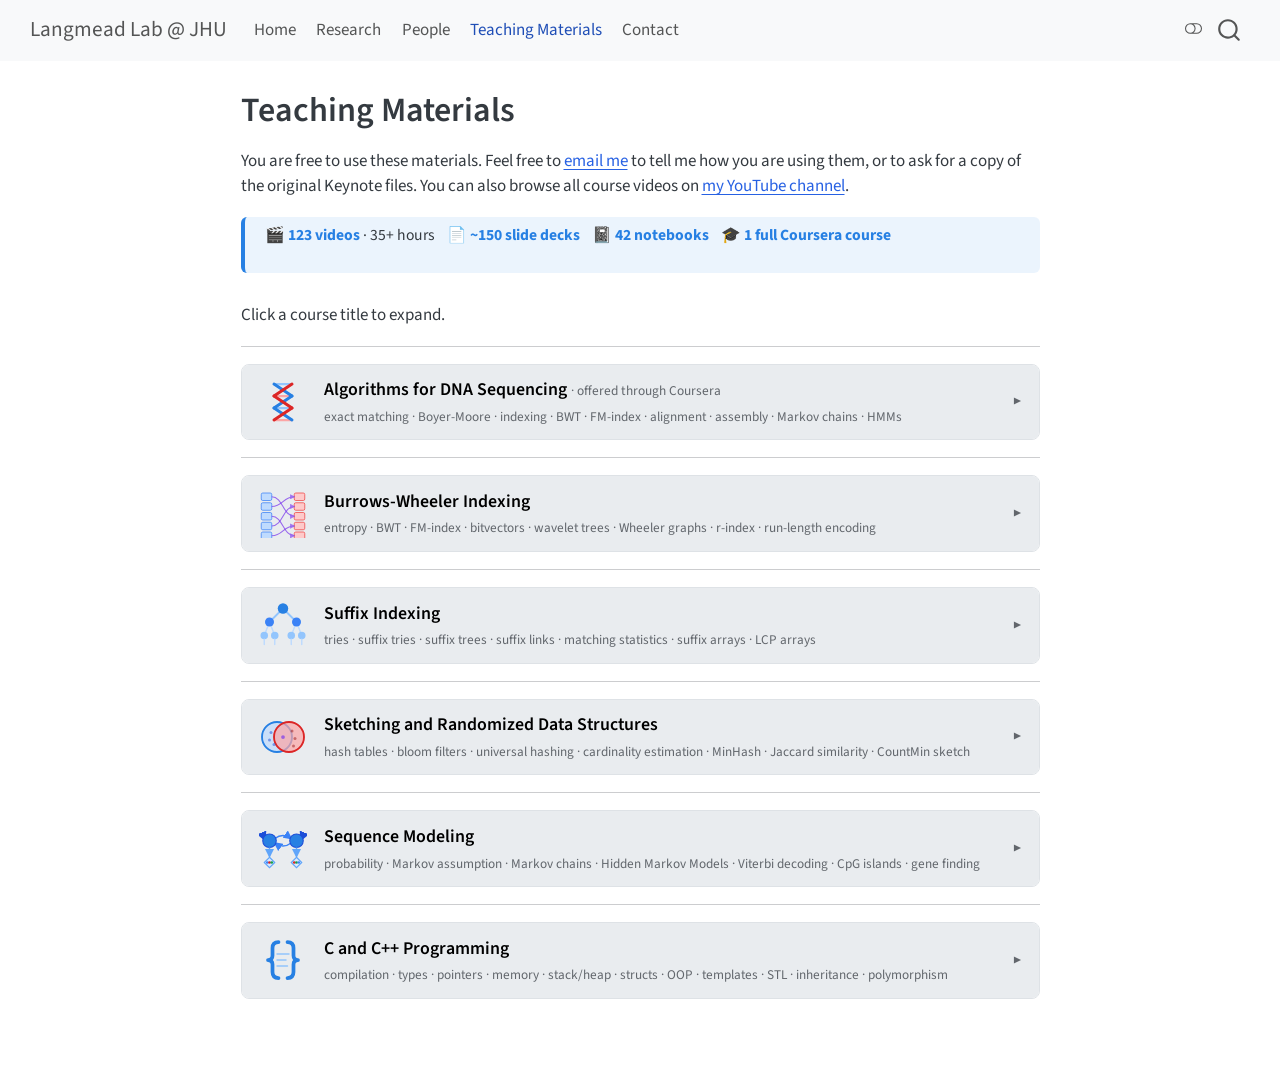
<file: teaching.html>
<!DOCTYPE html>
<html xmlns="http://www.w3.org/1999/xhtml" lang="en" xml:lang="en"><head>

<meta charset="utf-8">
<meta name="generator" content="quarto-1.11.9">

<meta name="viewport" content="width=device-width, initial-scale=1.0, user-scalable=yes">


<title>Teaching Materials – Langmead Lab @ JHU</title>
<style>
/* Default styles provided by pandoc.
** See https://pandoc.org/MANUAL.html#variables-for-html for config info.
*/
span.smallcaps{font-variant: small-caps;}
div.columns{display: flex; gap: 1.5em;}
div.column{flex: auto;}
@media screen {
div.columns{gap: min(4vw, 1.5em);}
div.column{overflow-x: auto;}
}
div.hanging-indent{margin-left: 1.5em; text-indent: -1.5em;}
ul.task-list{list-style: none;}
ul.task-list li input[type="checkbox"] {
  width: 0.8em;
  margin: 0 0.8em 0.2em -1em; /* quarto-specific, see https://github.com/quarto-dev/quarto-cli/issues/4556 */ 
  vertical-align: middle;
}
</style>


<script src="site_libs/quarto-nav/quarto-nav.js"></script>
<script src="site_libs/quarto-nav/headroom.min.js"></script>
<script src="site_libs/clipboard/clipboard.min.js"></script>
<script src="site_libs/quarto-search/autocomplete.umd.js"></script>
<script src="site_libs/quarto-search/fuse.min.js"></script>
<script src="site_libs/quarto-search/quarto-search.js"></script>
<meta name="quarto:offset" content="./">
<link href="./images/favicon.svg" rel="icon" type="image/svg+xml">
<script src="site_libs/quarto-html/quarto.js" type="module"></script>
<script src="site_libs/quarto-html/tabsets/tabsets.js" type="module"></script>
<script src="site_libs/quarto-html/scrollable-regions/scrollable-regions.js" type="module"></script>
<script src="site_libs/quarto-html/popper.min.js"></script>
<script src="site_libs/quarto-html/tippy.umd.min.js"></script>
<script src="site_libs/quarto-html/anchor.min.js"></script>
<link href="site_libs/quarto-html/tippy.css" rel="stylesheet">
<link href="site_libs/quarto-html/quarto-syntax-highlighting-63b5708e65d6cd79cd7618c58d0c21e7.css" rel="stylesheet" class="quarto-color-scheme" id="quarto-text-highlighting-styles">
<link href="site_libs/quarto-html/quarto-syntax-highlighting-dark-447e42e69aaa9833c0ba1b986f430b20.css" rel="stylesheet" class="quarto-color-scheme quarto-color-alternate" id="quarto-text-highlighting-styles">
<link href="site_libs/quarto-html/quarto-syntax-highlighting-63b5708e65d6cd79cd7618c58d0c21e7.css" rel="stylesheet" class="quarto-color-scheme-extra" id="quarto-text-highlighting-styles">
<script src="site_libs/bootstrap/bootstrap.min.js"></script>
<link href="site_libs/bootstrap/bootstrap-icons.css" rel="stylesheet">
<link href="site_libs/bootstrap/bootstrap-8d3ad9c781c51ccd60b292c95058b2c2.min.css" rel="stylesheet" append-hash="true" class="quarto-color-scheme" id="quarto-bootstrap" data-mode="light">
<link href="site_libs/bootstrap/bootstrap-dark-32280d01ff3a7ff5cbe701a37ed6ca11.min.css" rel="stylesheet" append-hash="true" class="quarto-color-scheme quarto-color-alternate" id="quarto-bootstrap" data-mode="dark">
<link href="site_libs/bootstrap/bootstrap-8d3ad9c781c51ccd60b292c95058b2c2.min.css" rel="stylesheet" append-hash="true" class="quarto-color-scheme-extra" id="quarto-bootstrap" data-mode="light">
<script id="quarto-search-options" type="application/json">{
  "location": "navbar",
  "copy-button": false,
  "collapse-after": 3,
  "panel-placement": "end",
  "type": "overlay",
  "limit": 50,
  "keyboard-shortcut": [
    "f",
    "/",
    "s"
  ],
  "show-item-context": false,
  "language": {
    "search-no-results-text": "No results",
    "search-matching-documents-text": "matching documents",
    "search-copy-link-title": "Copy link to search",
    "search-hide-matches-text": "Hide additional matches",
    "search-more-match-text": "more match in this document",
    "search-more-matches-text": "more matches in this document",
    "search-clear-button-title": "Clear",
    "search-text-placeholder": "",
    "search-detached-cancel-button-title": "Cancel",
    "search-submit-button-title": "Submit",
    "search-label": "Search"
  }
}</script>


<link rel="stylesheet" href="styles.css">
</head>

<body class="nav-fixed fullcontent quarto-light"><a id="quarto-skip-link" class="visually-hidden-focusable" href="#quarto-document-content">Skip to main content</a><script id="quarto-html-before-body" type="application/javascript">
    const toggleBodyColorMode = (bsSheetEl) => {
      const mode = bsSheetEl.getAttribute("data-mode");
      const bodyEl = window.document.querySelector("body");
      if (mode === "dark") {
        bodyEl.classList.add("quarto-dark");
        bodyEl.classList.remove("quarto-light");
      } else {
        bodyEl.classList.add("quarto-light");
        bodyEl.classList.remove("quarto-dark");
      }
    }
    const toggleBodyColorPrimary = () => {
      const bsSheetEl = window.document.querySelector("link#quarto-bootstrap:not([rel=disabled-stylesheet])");
      if (bsSheetEl) {
        toggleBodyColorMode(bsSheetEl);
      }
    }
    const setColorSchemeToggle = (alternate) => {
      const toggles = window.document.querySelectorAll('.quarto-color-scheme-toggle');
      for (let i=0; i < toggles.length; i++) {
        const toggle = toggles[i];
        if (toggle) {
          toggle.setAttribute("aria-checked", alternate ? "true" : "false");
          if (alternate) {
            toggle.classList.add("alternate");
          } else {
            toggle.classList.remove("alternate");
          }
        }
      }
    };
    const toggleColorMode = (alternate) => {
      // Switch the stylesheets
      const primaryStylesheets = window.document.querySelectorAll('link.quarto-color-scheme:not(.quarto-color-alternate)');
      const alternateStylesheets = window.document.querySelectorAll('link.quarto-color-scheme.quarto-color-alternate');
      manageTransitions('#quarto-margin-sidebar .nav-link', false);
      if (alternate) {
        // note: dark is layered on light, we don't disable primary!
        enableStylesheet(alternateStylesheets);
        for (const sheetNode of alternateStylesheets) {
          if (sheetNode.id === "quarto-bootstrap") {
            toggleBodyColorMode(sheetNode);
          }
        }
      } else {
        disableStylesheet(alternateStylesheets);
        enableStylesheet(primaryStylesheets)
        toggleBodyColorPrimary();
      }
      manageTransitions('#quarto-margin-sidebar .nav-link', true);
      // Switch the toggles
      setColorSchemeToggle(alternate)
    }
    // Hack to workaround the fact that safari doesn't
    // properly recolor the scrollbar when toggling (#1455).
    // Not run on load: stylesheets are set before first paint there, and
    // scrolling would undo the scroll to a URL fragment (#14973).
    // The one pixel nudge keeps the reader where they were.
    const refreshSafariScrollbar = () => {
      if (navigator.userAgent.indexOf('Safari') > 0 && navigator.userAgent.indexOf('Chrome') == -1) {
        manageTransitions("body", false);
        const scrollY = window.scrollY;
        window.scrollTo(0, scrollY > 0 ? scrollY - 1 : 1);
        setTimeout(() => {
          window.scrollTo(0, scrollY);
          manageTransitions("body", true);
        }, 40);
      }
    }
    const disableStylesheet = (stylesheets) => {
      for (let i=0; i < stylesheets.length; i++) {
        const stylesheet = stylesheets[i];
        stylesheet.rel = 'disabled-stylesheet';
      }
    }
    const enableStylesheet = (stylesheets) => {
      for (let i=0; i < stylesheets.length; i++) {
        const stylesheet = stylesheets[i];
        if(stylesheet.rel !== 'stylesheet') { // for Chrome, which will still FOUC without this check
          stylesheet.rel = 'stylesheet';
        }
      }
    }
    const manageTransitions = (selector, allowTransitions) => {
      const els = window.document.querySelectorAll(selector);
      for (let i=0; i < els.length; i++) {
        const el = els[i];
        if (allowTransitions) {
          el.classList.remove('notransition');
        } else {
          el.classList.add('notransition');
        }
      }
    }
    const isFileUrl = () => {
      return window.location.protocol === 'file:';
    }
    const hasAlternateSentinel = () => {
      let styleSentinel = getColorSchemeSentinel();
      if (styleSentinel !== null) {
        return styleSentinel === "alternate";
      } else {
        return false;
      }
    }
    const setStyleSentinel = (alternate) => {
      const value = alternate ? "alternate" : "default";
      if (!isFileUrl()) {
        window.localStorage.setItem("quarto-color-scheme", value);
      } else {
        localAlternateSentinel = value;
      }
    }
    const getColorSchemeSentinel = () => {
      if (!isFileUrl()) {
        const storageValue = window.localStorage.getItem("quarto-color-scheme");
        return storageValue != null ? storageValue : localAlternateSentinel;
      } else {
        return localAlternateSentinel;
      }
    }
    const toggleGiscusIfUsed = (isAlternate, darkModeDefault) => {
      const baseTheme = document.querySelector('#giscus-base-theme')?.value ?? 'light';
      const alternateTheme = document.querySelector('#giscus-alt-theme')?.value ?? 'dark';
      let newTheme = '';
      if(authorPrefersDark) {
        newTheme = isAlternate ? baseTheme : alternateTheme;
      } else {
        newTheme = isAlternate ? alternateTheme : baseTheme;
      }
      const changeGiscusTheme = () => {
        // From: https://github.com/giscus/giscus/issues/336
        const sendMessage = (message) => {
          const iframe = document.querySelector('iframe.giscus-frame');
          if (!iframe) return;
          iframe.contentWindow.postMessage({ giscus: message }, 'https://giscus.app');
        }
        sendMessage({
          setConfig: {
            theme: newTheme
          }
        });
      }
      const isGiscussLoaded = window.document.querySelector('iframe.giscus-frame') !== null;
      if (isGiscussLoaded) {
        changeGiscusTheme();
      }
    };
    const authorPrefersDark = false;
    const darkModeDefault = authorPrefersDark;
      document.querySelector('link#quarto-text-highlighting-styles.quarto-color-scheme-extra').rel = 'disabled-stylesheet';
      document.querySelector('link#quarto-bootstrap.quarto-color-scheme-extra').rel = 'disabled-stylesheet';
    let localAlternateSentinel = darkModeDefault ? 'alternate' : 'default';
    // Dark / light mode switch
    window.quartoToggleColorScheme = () => {
      // Read the current dark / light value
      let toAlternate = !hasAlternateSentinel();
      toggleColorMode(toAlternate);
      refreshSafariScrollbar();
      setStyleSentinel(toAlternate);
      toggleGiscusIfUsed(toAlternate, darkModeDefault);
      window.dispatchEvent(new Event('resize'));
    };
    // Switch to dark mode if need be
    if (hasAlternateSentinel()) {
      toggleColorMode(true);
    } else {
      toggleColorMode(false);
    }
  </script>

<div id="quarto-search-results"></div>
  <header id="quarto-header" class="headroom fixed-top">
    <nav class="navbar navbar-expand-lg " data-bs-theme="dark" aria-label="Site">
      <div class="navbar-container container-fluid">
      <div class="navbar-brand-container mx-auto">
    <a class="navbar-brand" href="./index.html">
    <span class="navbar-title">Langmead Lab @ JHU</span>
    </a>
  </div>
          <button class="navbar-toggler" type="button" data-bs-toggle="collapse" data-bs-target="#navbarCollapse" aria-controls="navbarCollapse" aria-expanded="false" aria-label="Toggle navigation" onclick="if (window.quartoToggleHeadroom) { window.quartoToggleHeadroom(); }">
  <span class="navbar-toggler-icon"></span>
</button>
          <div class="collapse navbar-collapse" id="navbarCollapse">
            <ul class="navbar-nav navbar-nav-scroll me-auto">
  <li class="nav-item">
    <a class="nav-link" href="./index.html"> 
<span class="menu-text">Home</span></a>
  </li>  
  <li class="nav-item">
    <a class="nav-link" href="./research.html"> 
<span class="menu-text">Research</span></a>
  </li>  
  <li class="nav-item">
    <a class="nav-link" href="./people.html"> 
<span class="menu-text">People</span></a>
  </li>  
  <li class="nav-item">
    <a class="nav-link active" href="./teaching.html" aria-current="page"> 
<span class="menu-text">Teaching Materials</span></a>
  </li>  
  <li class="nav-item">
    <a class="nav-link" href="./contact.html"> 
<span class="menu-text">Contact</span></a>
  </li>  
</ul>
          </div> <!-- /navcollapse -->
            <div class="quarto-navbar-tools">
  <button type="button" role="switch" aria-checked="false" class="quarto-color-scheme-toggle quarto-navigation-tool  px-1" onclick="window.quartoToggleColorScheme(); return false;" title="Toggle dark mode" aria-label="Toggle dark mode"><i class="bi"></i></button>
</div>
            <div id="quarto-search" class="" title="Search"></div>
      </div> <!-- /container-fluid -->
    </nav>
</header>
<!-- content -->
<div id="quarto-content" class="quarto-container page-columns page-rows-contents page-layout-article page-navbar">
<!-- sidebar -->
<!-- margin-sidebar -->
    
<!-- main -->
<main class="content" id="quarto-document-content" tabindex="-1">


<header id="title-block-header" class="quarto-title-block default">
<div class="quarto-title">
<h1 class="title">Teaching Materials</h1>
</div>



<div class="quarto-title-meta">

    
  
    
  </div>
  


</header>


<p>You are free to use these materials. Feel free to <a href="mailto:langmea@cs.jhu.edu">email me</a> to tell me how you are using them, or to ask for a copy of the original Keynote files. You can also browse all course videos on <a href="https://www.youtube.com/@BenLangmead">my YouTube channel</a>.</p>
<div class="teaching-stats">
<p><span class="stat-item">🎬 <strong>123 videos</strong> · 35+ hours</span> <span class="stat-item">&nbsp;&nbsp;&nbsp;📄 <strong>~150 slide decks</strong></span> <span class="stat-item">&nbsp;&nbsp;&nbsp;📓 <strong>42 notebooks</strong></span> <span class="stat-item">&nbsp;&nbsp;&nbsp;🎓 <strong>1 full Coursera course</strong></span></p>
</div>
<p>Click a course title to expand.</p>
<hr>
<details class="course-card">
<summary>
  <img src="images/courses/ads1.svg" class="course-logo" alt="">
  <div class="course-title-block">
    <span class="course-name">Algorithms for DNA Sequencing <small class="course-tag">· offered through Coursera</small></span>
    <span class="course-keywords">exact matching · Boyer-Moore · indexing · BWT · FM-index · alignment · assembly · Markov chains · HMMs</span>
  </div>
  <span class="course-chevron">▶</span>
</summary>
<div class="course-content">
<p>🎬 <a href="https://www.youtube.com/playlist?list=PL2mpR0RYFQsBiCWVJSvVAO3OJ2t7DzoHA"><strong>55 videos</strong> · ~7 hours</a> &nbsp;&nbsp; 📄 <a href="https://github.com/BenLangmead/ads1-slides"><strong>24 slide decks</strong></a> &nbsp;&nbsp; 📓 <a href="https://github.com/BenLangmead/ads1-notebooks"><strong>39 notebooks</strong></a> &nbsp;&nbsp; 🎓 <a href="https://www.coursera.org/course/ads1"><strong>full Coursera course</strong></a></p>
<section id="introductory" class="level4">
<h4 class="anchored" data-anchor-id="introductory">Introductory</h4>
<ul>
<li><a href="http://www.cs.jhu.edu/~langmea/resources/lecture_notes/01_genomics_comp_genomics_v2.pdf">What are Genomics and Computational Genomics?</a></li>
<li><a href="http://www.cs.jhu.edu/~langmea/resources/lecture_notes/02_dna_sequencing_v2.pdf">DNA sequencing</a></li>
</ul>
</section>
<section id="strings-and-matching" class="level4">
<h4 class="anchored" data-anchor-id="strings-and-matching">Strings and matching</h4>
<ul>
<li><a href="http://www.cs.jhu.edu/~langmea/resources/lecture_notes/03_strings_exact_matching_v2.pdf">Strings and exact matching</a>
<ul>
<li>Notebook: Strings (<a href="http://nbviewer.jupyter.org/github/BenLangmead/comp-genomics-class/blob/master/notebooks/CG_StringBasics.ipynb">Python</a>, <a href="https://colab.research.google.com/github/BenLangmead/comp-genomics-class/blob/master/notebooks/CG_StringBasics.ipynb">Py+Colab</a>, <a href="http://nbviewer.jupyter.org/github/BenLangmead/comp-genomics-class/blob/master/notebooks/CG_go_001_StringBasics.ipynb">Go</a>)</li>
<li>Notebook: Naive exact matching (<a href="http://nbviewer.jupyter.org/github/BenLangmead/comp-genomics-class/blob/master/notebooks/CG_Naive.ipynb">Python</a>, <a href="https://colab.research.google.com/github/BenLangmead/comp-genomics-class/blob/master/notebooks/CG_Naive.ipynb">Py+Colab</a>, <a href="http://nbviewer.jupyter.org/github/BenLangmead/comp-genomics-class/blob/master/notebooks/CG_go_002_Naive.ipynb">Go</a>)</li>
</ul></li>
<li><a href="http://www.cs.jhu.edu/~langmea/resources/lecture_notes/04_boyer_moore_v2.pdf">Boyer-Moore</a>
<ul>
<li>Notebook: Z algorithm (<a href="http://nbviewer.jupyter.org/github/BenLangmead/comp-genomics-class/blob/master/notebooks/CG_ZAlgorithm.ipynb">Python</a>, <a href="https://colab.research.google.com/github/BenLangmead/comp-genomics-class/blob/master/notebooks/CG_ZAlgorithm.ipynb">Py+Colab</a>, <a href="http://nbviewer.jupyter.org/github/BenLangmead/comp-genomics-class/blob/master/notebooks/CG_go_003_ZAlgorithm.ipynb">Go</a>)</li>
<li>Notebook: Boyer-Moore (<a href="http://nbviewer.jupyter.org/github/BenLangmead/comp-genomics-class/blob/master/notebooks/CG_BoyerMoore.ipynb">Python</a>, <a href="https://colab.research.google.com/github/BenLangmead/comp-genomics-class/blob/master/notebooks/CG_BoyerMoore.ipynb">Py+Colab</a>, <a href="http://nbviewer.jupyter.org/github/BenLangmead/comp-genomics-class/blob/master/notebooks/CG_go_004_BoyerMoore.ipynb">Go</a>)</li>
</ul></li>
<li><a href="http://www.cs.jhu.edu/~langmea/resources/lecture_notes/06_approximate_matching_v2.pdf">Approximate matching</a>
<ul>
<li>Notebook: Naive approximate (<a href="http://nbviewer.jupyter.org/github/BenLangmead/comp-genomics-class/blob/master/notebooks/CG_NaiveApprox.ipynb">Python</a>, <a href="https://colab.research.google.com/github/BenLangmead/comp-genomics-class/blob/master/notebooks/CG_NaiveApprox.ipynb">Py+Colab</a>, <a href="http://nbviewer.jupyter.org/github/BenLangmead/comp-genomics-class/blob/master/notebooks/CG_go_005_NaiveApprox.ipynb">Go</a>)</li>
<li>Notebook: Pigeonhole principle (<a href="http://nbviewer.jupyter.org/github/BenLangmead/comp-genomics-class/blob/master/notebooks/CG_BoyerMooreApprox.ipynb">Python</a>, <a href="https://colab.research.google.com/github/BenLangmead/comp-genomics-class/blob/master/notebooks/CG_BoyerMooreApprox.ipynb">Py+Colab</a>, <a href="http://nbviewer.jupyter.org/github/BenLangmead/comp-genomics-class/blob/master/notebooks/CG_go_006_BoyerMooreApprox.ipynb">Go</a>)</li>
</ul></li>
</ul>
</section>
<section id="indexing" class="level4">
<h4 class="anchored" data-anchor-id="indexing">Indexing</h4>
<ul>
<li><a href="http://www.cs.jhu.edu/~langmea/resources/lecture_notes/05_indexing_v2.pdf">Indexing with substrings</a>
<ul>
<li>Notebook: Substring indexes (<a href="http://nbviewer.jupyter.org/github/BenLangmead/comp-genomics-class/blob/master/notebooks/CG_InvertedIndex1.ipynb">Python</a>, <a href="https://colab.research.google.com/github/BenLangmead/comp-genomics-class/blob/master/notebooks/CG_InvertedIndex1.ipynb">Py+Colab</a>, <a href="http://nbviewer.jupyter.org/github/BenLangmead/comp-genomics-class/blob/master/notebooks/CG_go_007_InvertedIndex1.ipynb">Go</a>)</li>
<li>Notebook: Grouped and ordered indexes (<a href="http://nbviewer.jupyter.org/github/BenLangmead/comp-genomics-class/blob/master/notebooks/CG_InvertedIndex2.ipynb">Python</a>, <a href="https://colab.research.google.com/github/BenLangmead/comp-genomics-class/blob/master/notebooks/CG_InvertedIndex2.ipynb">Py+Colab</a>, <a href="http://nbviewer.jupyter.org/github/BenLangmead/comp-genomics-class/blob/master/notebooks/CG_go_008_InvertedIndex2.ipynb">Go</a>)</li>
</ul></li>
<li><a href="http://www.cs.jhu.edu/~langmea/resources/lecture_notes/07_tries_and_suffix_tries_v2.pdf">Tries and suffix tries</a>
<ul>
<li>Notebook: Trie map (<a href="http://nbviewer.jupyter.org/github/BenLangmead/comp-genomics-class/blob/master/notebooks/CG_TrieMap.ipynb">Python</a>, <a href="https://colab.research.google.com/github/BenLangmead/comp-genomics-class/blob/master/notebooks/CG_TrieMap.ipynb">Py+Colab</a>, <a href="http://nbviewer.jupyter.org/github/BenLangmead/comp-genomics-class/blob/master/notebooks/CG_go_009_TrieMap.ipynb">Go</a>)</li>
<li>Notebook: Suffix trie (<a href="http://nbviewer.jupyter.org/github/BenLangmead/comp-genomics-class/blob/master/notebooks/CG_SuffixTrie.ipynb">Python</a>, <a href="https://colab.research.google.com/github/BenLangmead/comp-genomics-class/blob/master/notebooks/CG_SuffixTrie.ipynb">Py+Colab</a>, <a href="http://nbviewer.jupyter.org/github/BenLangmead/comp-genomics-class/blob/master/notebooks/CG_go_010_SuffixTrie.ipynb">Go</a>)</li>
</ul></li>
<li><a href="http://www.cs.jhu.edu/~langmea/resources/lecture_notes/08_suffix_trees_v2.pdf">Suffix trees</a>
<ul>
<li>Notebook: Suffix tree (<a href="http://nbviewer.jupyter.org/github/BenLangmead/comp-genomics-class/blob/master/notebooks/CG_SuffixTree.ipynb">Python</a>, <a href="https://colab.research.google.com/github/BenLangmead/comp-genomics-class/blob/master/notebooks/CG_SuffixTree.ipynb">Py+Colab</a>, <a href="http://nbviewer.jupyter.org/github/BenLangmead/comp-genomics-class/blob/master/notebooks/CG_go_011_SuffixTree.ipynb">Go</a>)</li>
</ul></li>
<li><a href="http://www.cs.jhu.edu/~langmea/resources/lecture_notes/09_suffix_arrays_v2.pdf">Suffix arrays</a>
<ul>
<li>Notebook: Binary search (<a href="http://nbviewer.jupyter.org/github/BenLangmead/comp-genomics-class/blob/master/notebooks/CG_Bisect.ipynb">Python</a>, <a href="https://colab.research.google.com/github/BenLangmead/comp-genomics-class/blob/master/notebooks/CG_Bisect.ipynb">Py+Colab</a>, <a href="http://nbviewer.jupyter.org/github/BenLangmead/comp-genomics-class/blob/master/notebooks/CG_go_012_BinarySearch.ipynb">Go</a>)</li>
<li>Notebook: Suffix-array binary search (<a href="http://nbviewer.jupyter.org/github/BenLangmead/comp-genomics-class/blob/master/notebooks/CG_BinarySearchSA.ipynb">Python</a>, <a href="https://colab.research.google.com/github/BenLangmead/comp-genomics-class/blob/master/notebooks/CG_BinarySearchSA.ipynb">Py+Colab</a>)</li>
<li>Notebook: Longest common prefix (<a href="http://nbviewer.jupyter.org/github/BenLangmead/comp-genomics-class/blob/master/notebooks/CG_LCP_from_LCP1.ipynb">Python</a>, <a href="https://colab.research.google.com/github/BenLangmead/comp-genomics-class/blob/master/notebooks/CG_LCP_from_LCP1.ipynb">Py+Colab</a>)</li>
<li>Notebook: From suffix tree to LCP/suffix array (<a href="http://nbviewer.jupyter.org/github/BenLangmead/comp-genomics-class/blob/master/notebooks/CG_SuffixTreeToSALcp.ipynb">Python</a>, <a href="https://colab.research.google.com/github/BenLangmead/comp-genomics-class/blob/master/notebooks/CG_SuffixTreeToSALcp.ipynb">Py+Colab</a>)</li>
</ul></li>
<li><a href="http://www.cs.jhu.edu/~langmea/resources/lecture_notes/10_bwt_and_fm_index_v2.pdf">Burrows-Wheeler Transform and FM Index</a>
<ul>
<li>Notebook: Burrows-Wheeler Transform (<a href="http://nbviewer.jupyter.org/github/BenLangmead/comp-genomics-class/blob/master/notebooks/CG_BWT_SimpleBuild.ipynb">Python</a>, <a href="https://colab.research.google.com/github/BenLangmead/comp-genomics-class/blob/master/notebooks/CG_BWT_SimpleBuild.ipynb">Py+Colab</a>)</li>
<li>Notebook: Reversing the BWT (<a href="http://nbviewer.jupyter.org/github/BenLangmead/comp-genomics-class/blob/master/notebooks/CG_BWT_Reverse.ipynb">Python</a>, <a href="https://colab.research.google.com/github/BenLangmead/comp-genomics-class/blob/master/notebooks/CG_BWT_Reverse.ipynb">Py+Colab</a>)</li>
<li>Notebook: FM Index (<a href="http://nbviewer.jupyter.org/github/BenLangmead/comp-genomics-class/blob/master/notebooks/CG_FmIndex.ipynb">Python</a>, <a href="https://colab.research.google.com/github/BenLangmead/comp-genomics-class/blob/master/notebooks/CG_FmIndex.ipynb">Py+Colab</a>)</li>
</ul></li>
</ul>
</section>
<section id="sequence-alignment" class="level4">
<h4 class="anchored" data-anchor-id="sequence-alignment">Sequence alignment</h4>
<ul>
<li><a href="http://www.cs.jhu.edu/~langmea/resources/lecture_notes/11_dp_and_edit_dist_v2.pdf">Dynamic programming and edit distance</a>
<ul>
<li>Notebook: Hamming distance, edit distance, dynamic programming (<a href="http://nbviewer.jupyter.org/github/BenLangmead/comp-genomics-class/blob/master/notebooks/CG_DP_EditDist.ipynb">Python</a>, <a href="https://colab.research.google.com/github/BenLangmead/comp-genomics-class/blob/master/notebooks/CG_DP_EditDist.ipynb">Py+Colab</a>)</li>
<li>Notebook: Approximate matching dynamic programming (<a href="http://nbviewer.jupyter.org/github/BenLangmead/comp-genomics-class/blob/master/notebooks/CG_kEditDp.ipynb">Python</a>, <a href="https://colab.research.google.com/github/BenLangmead/comp-genomics-class/blob/master/notebooks/CG_kEditDp.ipynb">Py+Colab</a>)</li>
</ul></li>
<li><a href="http://www.cs.jhu.edu/~langmea/resources/lecture_notes/12_global_alignment_v2.pdf">Global alignment</a>
<ul>
<li>Notebook: Global alignment (<a href="http://nbviewer.jupyter.org/github/BenLangmead/comp-genomics-class/blob/master/notebooks/CG_DP_Global.ipynb">Python</a>, <a href="https://colab.research.google.com/github/BenLangmead/comp-genomics-class/blob/master/notebooks/CG_DP_Global.ipynb">Py+Colab</a>)</li>
</ul></li>
<li><a href="http://www.cs.jhu.edu/~langmea/resources/lecture_notes/13_local_alignment_v2.pdf">Local alignment</a>
<ul>
<li>Notebook: Local alignment (<a href="http://nbviewer.jupyter.org/github/BenLangmead/comp-genomics-class/blob/master/notebooks/CG_DP_Local.ipynb">Python</a>, <a href="https://colab.research.google.com/github/BenLangmead/comp-genomics-class/blob/master/notebooks/CG_DP_Local.ipynb">Py+Colab</a>)</li>
</ul></li>
<li><a href="http://www.cs.jhu.edu/~langmea/resources/lecture_notes/14_dp_in_less_time_space_v2.pdf">Dynamic programming in less time and space</a></li>
<li><a href="http://www.cs.jhu.edu/~langmea/resources/lecture_notes/15_index_assisted_v2.pdf">Index-assisted approximate matching and read alignment</a>
<ul>
<li>Notebook: Index-assisted pigeonhole principle (<a href="http://nbviewer.jupyter.org/github/BenLangmead/comp-genomics-class/blob/master/notebooks/CG_kEdit.ipynb">Python</a>, <a href="https://colab.research.google.com/github/BenLangmead/comp-genomics-class/blob/master/notebooks/CG_kEdit.ipynb">Py+Colab</a>)</li>
</ul></li>
</ul>
</section>
<section id="assembly" class="level4">
<h4 class="anchored" data-anchor-id="assembly">Assembly</h4>
<ul>
<li><a href="http://www.cs.jhu.edu/~langmea/resources/lecture_notes/16_assembly_scs_v2.pdf">Assembly &amp; Shortest Common Superstring</a>
<ul>
<li>Notebook: Brute-force SCS (<a href="http://nbviewer.jupyter.org/github/BenLangmead/comp-genomics-class/blob/master/notebooks/CG_SCS.ipynb">Python</a>, <a href="https://colab.research.google.com/github/BenLangmead/comp-genomics-class/blob/master/notebooks/CG_SCS.ipynb">Py+Colab</a>)</li>
<li>Notebook: Finding overlaps (<a href="http://nbviewer.jupyter.org/github/BenLangmead/comp-genomics-class/blob/master/notebooks/CG_SCS.ipynb">Python</a>, <a href="https://colab.research.google.com/github/BenLangmead/comp-genomics-class/blob/master/notebooks/CG_SCS.ipynb">Py+Colab</a>)</li>
<li>Notebook: Greedy SCS (<a href="https://nbviewer.jupyter.org/github/BenLangmead/comp-genomics-class/blob/master/notebooks/CG_GreedySCS.ipynb">Python</a>, <a href="https://colab.research.google.com/github/BenLangmead/comp-genomics-class/blob/master/notebooks/CG_GreedySCS.ipynb">Py+Colab</a>)</li>
</ul></li>
<li><a href="http://www.cs.jhu.edu/~langmea/resources/lecture_notes/17_assembly_dbg_v2.pdf">De Bruijn Graph Assembly</a>
<ul>
<li>Notebook: Simple De Bruijn graph (<a href="http://nbviewer.jupyter.org/github/BenLangmead/comp-genomics-class/blob/master/notebooks/CG_SimpleDeBruijn.ipynb">Python</a>, <a href="https://colab.research.google.com/github/BenLangmead/comp-genomics-class/blob/master/notebooks/CG_SimpleDeBruijn.ipynb">Py+Colab</a>)</li>
<li>Notebook: De Bruijn graph (<a href="http://nbviewer.jupyter.org/github/BenLangmead/comp-genomics-class/blob/master/notebooks/CG_deBruijn.ipynb">Python</a>, <a href="https://colab.research.google.com/github/BenLangmead/comp-genomics-class/blob/master/notebooks/CG_deBruijn.ipynb">Py+Colab</a>)</li>
</ul></li>
<li><a href="http://www.cs.jhu.edu/~langmea/resources/lecture_notes/18_assembly_olc_v2.pdf">In practice: Overlap Layout Consensus</a></li>
<li><a href="http://www.cs.jhu.edu/~langmea/resources/lecture_notes/19_assembly_dbg2_v2.pdf">In practice: De Bruijn Graphs</a>
<ul>
<li>Notebook: Error correction (<a href="http://nbviewer.jupyter.org/github/BenLangmead/comp-genomics-class/blob/master/notebooks/CG_ErrorCorrect.ipynb">Python</a>, <a href="https://colab.research.google.com/github/BenLangmead/comp-genomics-class/blob/master/notebooks/CG_ErrorCorrect.ipynb">Py+Colab</a>)</li>
</ul></li>
<li><a href="http://www.cs.jhu.edu/~langmea/resources/lecture_notes/20_assembly_scaffolding_v2.pdf">In practice: Scaffolding</a></li>
</ul>
</section>
<section id="sequence-models-and-classification" class="level4">
<h4 class="anchored" data-anchor-id="sequence-models-and-classification">Sequence models and classification</h4>
<ul>
<li><a href="http://www.cs.jhu.edu/~langmea/resources/lecture_notes/21_sequence_modeling_v2.pdf">Sequence modeling</a></li>
<li><a href="http://www.cs.jhu.edu/~langmea/resources/lecture_notes/22_markov_chains_v2.pdf">Markov chains</a>
<ul>
<li>Notebook: Markov chains (<a href="http://nbviewer.jupyter.org/github/BenLangmead/comp-genomics-class/blob/master/notebooks/CG_MarkovChain.ipynb">Python</a>, <a href="https://colab.research.google.com/github/BenLangmead/comp-genomics-class/blob/master/notebooks/CG_MarkovChain.ipynb">Py+Colab</a>)</li>
<li>Notebook: High-order Markov chains (<a href="http://nbviewer.jupyter.org/github/BenLangmead/comp-genomics-class/blob/master/notebooks/CG_HighOrderMarkovChain.ipynb">Python</a>, <a href="https://colab.research.google.com/github/BenLangmead/comp-genomics-class/blob/master/notebooks/CG_HighOrderMarkovChain.ipynb">Py+Colab</a>)</li>
</ul></li>
<li><a href="http://www.cs.jhu.edu/~langmea/resources/lecture_notes/23_hidden_markov_models_v2.pdf">Hidden Markov models</a>
<ul>
<li>Notebook: Hidden Markov Model (<a href="http://nbviewer.jupyter.org/github/BenLangmead/comp-genomics-class/blob/master/notebooks/CG_HMM.ipynb">Python</a>, <a href="https://colab.research.google.com/github/BenLangmead/comp-genomics-class/blob/master/notebooks/CG_HMM.ipynb">Py+Colab</a>)</li>
</ul></li>
<li><a href="http://www.cs.jhu.edu/~langmea/resources/lecture_notes/24_gene_finding_v2.pdf">Genes and gene finding</a></li>
</ul>
</section>
<section id="file-formats" class="level4">
<h4 class="anchored" data-anchor-id="file-formats">File formats</h4>
<ul>
<li>Notebook: FASTA (<a href="http://nbviewer.jupyter.org/github/BenLangmead/comp-genomics-class/blob/master/notebooks/FASTA.ipynb">Python</a>, <a href="https://colab.research.google.com/github/BenLangmead/comp-genomics-class/blob/master/notebooks/FASTA.ipynb">Py+Colab</a>)</li>
<li>Notebook: FASTQ (<a href="http://nbviewer.jupyter.org/github/BenLangmead/comp-genomics-class/blob/master/notebooks/FASTQ.ipynb">Python</a>, <a href="https://colab.research.google.com/github/BenLangmead/comp-genomics-class/blob/master/notebooks/FASTQ.ipynb">Py+Colab</a>)</li>
<li>Notebook: SAM (<a href="http://nbviewer.jupyter.org/github/BenLangmead/comp-genomics-class/blob/master/notebooks/SAM.ipynb">Python</a>, <a href="https://colab.research.google.com/github/BenLangmead/comp-genomics-class/blob/master/notebooks/SAM.ipynb">Py+Colab</a>)</li>
</ul>
</section>
<section id="miscellaneous" class="level4">
<h4 class="anchored" data-anchor-id="miscellaneous">Miscellaneous</h4>
<ul>
<li>Notebook: Radix sort (<a href="http://nbviewer.jupyter.org/github/BenLangmead/comp-genomics-class/blob/master/notebooks/CG_Radix.ipynb">Python</a>, <a href="https://colab.research.google.com/github/BenLangmead/comp-genomics-class/blob/master/notebooks/CG_Radix.ipynb">Py+Colab</a>)</li>
<li>Notebook: Min hashing (<a href="http://nbviewer.jupyter.org/github/BenLangmead/comp-genomics-class/blob/master/notebooks/Minhash.ipynb">Python</a>, <a href="https://colab.research.google.com/github/BenLangmead/comp-genomics-class/blob/master/notebooks/Minhash.ipynb">Py+Colab</a>)</li>
<li>Notebook: Minimizers (<a href="http://nbviewer.jupyter.org/github/BenLangmead/comp-genomics-class/blob/master/notebooks/Minimizers.ipynb">Python</a>, <a href="https://colab.research.google.com/github/BenLangmead/comp-genomics-class/blob/master/notebooks/Minimizers.ipynb">Py+Colab</a>)</li>
<li>Notebook: RepeatMasker (<a href="http://nbviewer.jupyter.org/github/BenLangmead/comp-genomics-class/blob/master/notebooks/RepeatMasker.ipynb">Python</a>, <a href="https://colab.research.google.com/github/BenLangmead/comp-genomics-class/blob/master/notebooks/RepeatMasker.ipynb">Py+Colab</a>)</li>
</ul>
</section></div>
</details>
<hr>
<details class="course-card">
<summary>
  <img src="images/courses/bwt.svg" class="course-logo" alt="">
  <div class="course-title-block">
    <span class="course-name">Burrows-Wheeler Indexing</span>
    <span class="course-keywords">entropy · BWT · FM-index · bitvectors · wavelet trees · Wheeler graphs · r-index · run-length encoding</span>
  </div>
  <span class="course-chevron">▶</span>
</summary>
<div class="course-content">
<p>🎬 <a href="https://youtube.com/playlist?list=PL2mpR0RYFQsADmYpW2YWBrXJZ_6EL_3nu"><strong>27 videos</strong> · ~12 hours</a> &nbsp;&nbsp; 📄 <strong>27 slide decks</strong></p>
<ul>
<li><a href="http://www.cs.jhu.edu/~langmea/resources/lecture_notes/bwt/205_intro_indexing.pdf">Intro: Indexing</a> (<a href="https://youtu.be/5G2Db41pSHE">YouTube</a>)</li>
<li><a href="http://www.cs.jhu.edu/~langmea/resources/lecture_notes/bwt/210_entropy_coding.pdf">Entropy and Coding</a> (<a href="https://youtu.be/TepaLzgatAw">YouTube</a>)</li>
<li><a href="http://www.cs.jhu.edu/~langmea/resources/lecture_notes/bwt/215_high_order_ent.pdf">High Order Empirical Entropy</a> (<a href="https://youtu.be/nNqPTcbX1s4">YouTube</a>)</li>
</ul>

<section id="burrows-wheeler-transform" class="level4">
<h4 class="anchored" data-anchor-id="burrows-wheeler-transform">Burrows-Wheeler Transform</h4>
<ul>
<li><a href="http://www.cs.jhu.edu/~langmea/resources/lecture_notes/bwt/220_bwt_intro_boost.pdf">Intro and Compression Boosting</a> (<a href="https://youtu.be/6BJbEWyO_N0">YouTube</a>)</li>
<li><a href="http://www.cs.jhu.edu/~langmea/resources/lecture_notes/bwt/225_bwt_reverse.pdf">Reversing the BWT</a> (<a href="https://youtu.be/GWFb_C4IR14">YouTube</a>)</li>
</ul>
</section>
<section id="bitvectors" class="level4">
<h4 class="anchored" data-anchor-id="bitvectors">Bitvectors</h4>
<ul>
<li><a href="http://www.cs.jhu.edu/~langmea/resources/lecture_notes/bwt/230_bitvectors_rsa.pdf">Bitvectors, Rank, Select, Access</a> (<a href="https://youtu.be/em7oHDoo-yY">YouTube</a>)</li>
<li><a href="http://www.cs.jhu.edu/~langmea/resources/lecture_notes/bwt/235_jacobsons_rank.pdf">Jacobson’s Rank</a> (<a href="https://youtu.be/M1sUZxXVjG8">YouTube</a>)</li>
<li><a href="http://www.cs.jhu.edu/~langmea/resources/lecture_notes/bwt/240_clarks_select.pdf">Clark’s Select</a> (<a href="https://youtu.be/_04wwUzqZCM">YouTube</a>)</li>
</ul>
</section>
<section id="wavelet-trees" class="level4">
<h4 class="anchored" data-anchor-id="wavelet-trees">Wavelet Trees</h4>
<ul>
<li><a href="http://www.cs.jhu.edu/~langmea/resources/lecture_notes/bwt/245_wavelet_trees.pdf">Definition and Queries</a> (<a href="https://youtu.be/JszVzStky1E">YouTube</a>)</li>
<li><a href="http://www.cs.jhu.edu/~langmea/resources/lecture_notes/bwt/247_wavelet_trees2.pdf">Space, Time, Huffman Shape</a> (<a href="https://youtu.be/5oSakiWVC-w">YouTube</a>)</li>
</ul>
</section>
<section id="fm-index" class="level4">
<h4 class="anchored" data-anchor-id="fm-index">FM Index</h4>
<ul>
<li><a href="http://www.cs.jhu.edu/~langmea/resources/lecture_notes/bwt/250_bwt_match.pdf">Efficient Reversal</a> (<a href="https://youtu.be/UHGgpfxlaiE">YouTube</a>)</li>
<li><a href="http://www.cs.jhu.edu/~langmea/resources/lecture_notes/bwt/252_bwt_match2.pdf">Efficient Matching</a> (<a href="https://youtu.be/DYyXgxYmSYU">YouTube</a>)</li>
</ul>
</section>
<section id="wheeler-graphs" class="level4">
<h4 class="anchored" data-anchor-id="wheeler-graphs">Wheeler Graphs</h4>
<ul>
<li><a href="http://www.cs.jhu.edu/~langmea/resources/lecture_notes/bwt/255_wheeler_graph1.pdf">Substrings to Paths</a> (<a href="https://youtu.be/_EgAui4_AX8">YouTube</a>)</li>
<li><a href="http://www.cs.jhu.edu/~langmea/resources/lecture_notes/bwt/257_wheeler_graph_1_point_5.pdf">BW Order for Graphs</a> (<a href="https://youtu.be/xk1BtHochTo">YouTube</a>)</li>
<li><a href="http://www.cs.jhu.edu/~langmea/resources/lecture_notes/bwt/270_wheeler_graph_3.pdf">Definition</a> (<a href="https://youtu.be/C17g1j2SiI8">YouTube</a>)</li>
<li><a href="http://www.cs.jhu.edu/~langmea/resources/lecture_notes/bwt/274_wheeler_graph_4.pdf">Consecutivity</a> (<a href="https://youtu.be/H3qE1Y5QXGw">YouTube</a>)</li>
<li><a href="http://www.cs.jhu.edu/~langmea/resources/lecture_notes/bwt/278_wheeler_graph_5.pdf">Data Structures and Matching</a> (<a href="https://youtu.be/oWj_dVv1sQQ">YouTube</a>)</li>
</ul>
</section>
<section id="bwt-for-repetitive-texts-r-index" class="level4">
<h4 class="anchored" data-anchor-id="bwt-for-repetitive-texts-r-index">BWT for Repetitive Texts (r-index)</h4>
<ul>
<li><a href="http://www.cs.jhu.edu/~langmea/resources/lecture_notes/bwt/300_rindex_1_clean.pdf">Runs</a> (<a href="https://youtu.be/Zf6r8XdYf-M">YouTube</a>)</li>
<li><a href="http://www.cs.jhu.edu/~langmea/resources/lecture_notes/bwt/304_rindex_2.pdf">Run-Length FM Index</a> (<a href="https://youtu.be/xT21EoBmmAc">YouTube</a>)</li>
<li><a href="http://www.cs.jhu.edu/~langmea/resources/lecture_notes/bwt/308_rindex_3.pdf">Toehold Lemma Setup</a> (<a href="https://youtu.be/on-rmlQ_uT4">YouTube</a>)</li>
<li><a href="http://www.cs.jhu.edu/~langmea/resources/lecture_notes/bwt/310_rindex_4a.pdf">Locate Queries, part 1</a> (<a href="https://youtu.be/XwhFRiUAGmc">YouTube</a>)</li>
<li><a href="http://www.cs.jhu.edu/~langmea/resources/lecture_notes/bwt/310_rindex_4b.pdf">Locate Queries, part 2</a> (<a href="https://youtu.be/mC9_hatGYrI">YouTube</a>)</li>
</ul>
</section>
<section id="move-structure" class="level4">
<h4 class="anchored" data-anchor-id="move-structure">Move Structure</h4>
<ul>
<li><a href="http://www.cs.jhu.edu/~langmea/resources/lecture_notes/bwt/move_00_intro.pdf">Introduction</a> (<a href="https://youtu.be/REniD2dKf6A">YouTube</a>)</li>
<li><a href="http://www.cs.jhu.edu/~langmea/resources/lecture_notes/bwt/move_02_queries.pdf">Queries</a> (<a href="https://youtu.be/JwaZ0ruAQCA">YouTube</a>)</li>
<li><a href="http://www.cs.jhu.edu/~langmea/resources/lecture_notes/bwt/move_05_proof.pdf">Constant-Time Queries</a> (<a href="https://youtu.be/6X36zjVMv_M">YouTube</a>)</li>
<li><a href="http://www.cs.jhu.edu/~langmea/resources/lecture_notes/bwt/move_10_faster.pdf">Memory and Speed</a> (<a href="https://youtu.be/HWS0f7Xr5Cs">YouTube</a>)</li>
<li><a href="http://www.cs.jhu.edu/~langmea/resources/lecture_notes/bwt/move_20_more_permutations.pdf">More Permutations</a> (<a href="https://youtu.be/kw2MghXPDeM">YouTube</a>)</li>
</ul>
</section></div>
</details>
<hr>
<details class="course-card">
<summary>
  <img src="images/courses/suffix.svg" class="course-logo" alt="">
  <div class="course-title-block">
    <span class="course-name">Suffix Indexing</span>
    <span class="course-keywords">tries · suffix tries · suffix trees · suffix links · matching statistics · suffix arrays · LCP arrays</span>
  </div>
  <span class="course-chevron">▶</span>
</summary>
<div class="course-content">
<p>🎬 <a href="https://youtube.com/playlist?list=PL2mpR0RYFQsDFNyRsTNcWkFTHTkxWREeb"><strong>15 videos</strong> · ~5 hours</a> &nbsp;&nbsp; 📄 <strong>15 slide decks</strong></p>

<section id="tries-and-suffix-tries" class="level4">
<h4 class="anchored" data-anchor-id="tries-and-suffix-tries">Tries and Suffix Tries</h4>
<ul>
<li><a href="http://www.cs.jhu.edu/~langmea/resources/lecture_notes/sa/2022_01_05_tries_and_suffix_tries_1.pdf">Tries</a> (<a href="https://youtu.be/odyGCviFmXA">YouTube</a>)</li>
<li>Suffix Tries
<ul>
<li><a href="http://www.cs.jhu.edu/~langmea/resources/lecture_notes/sa/2022_01_07_tries_and_suffix_tries_2.pdf">Introduction</a> (<a href="https://youtu.be/llTjA5SeS7k">YouTube</a>)</li>
<li><a href="http://www.cs.jhu.edu/~langmea/resources/lecture_notes/sa/2022_01_07_tries_and_suffix_tries_3.pdf">Size</a> (<a href="https://youtu.be/BT1KVt0k35w">YouTube</a>)</li>
</ul></li>
</ul>
</section>
<section id="suffix-trees" class="level4">
<h4 class="anchored" data-anchor-id="suffix-trees">Suffix Trees</h4>
<ul>
<li><a href="http://www.cs.jhu.edu/~langmea/resources/lecture_notes/sa/2022_01_10_suffix_trees_defn.pdf">Definition and Size</a> (<a href="https://youtu.be/y-BvaGxo0lo">YouTube</a>)</li>
<li><a href="http://www.cs.jhu.edu/~langmea/resources/lecture_notes/sa/2022_01_15_suffix_trees_2.pdf">Building</a> (<a href="https://youtu.be/Oj1wKc3CRL0">YouTube</a>)</li>
<li><a href="http://www.cs.jhu.edu/~langmea/resources/lecture_notes/sa/2022_01_20_suffix_trees_3.pdf">Basic Queries</a> (<a href="https://youtu.be/A3p6HKfz4Cs">YouTube</a>)</li>
<li><a href="http://www.cs.jhu.edu/~langmea/resources/lecture_notes/sa/2022_01_25_suffix_trees_4.pdf">Suffix Links</a> (<a href="https://youtu.be/k6VJW6hzDZQ">YouTube</a>)</li>
<li><a href="http://www.cs.jhu.edu/~langmea/resources/lecture_notes/sa/2022_01_30_suffix_trees_5.pdf">Matching Statistics: Definition</a> (<a href="https://youtu.be/kogY5TZYgp8">YouTube</a>)</li>
<li><a href="http://www.cs.jhu.edu/~langmea/resources/lecture_notes/sa/2022_01_35_suffix_trees_6.pdf">Matching Statistics on the Suffix Tree</a> (<a href="https://youtu.be/ymg94N1sFvc">YouTube</a>)</li>
</ul>
</section>
<section id="suffix-arrays" class="level4">
<h4 class="anchored" data-anchor-id="suffix-arrays">Suffix Arrays</h4>
<ul>
<li><a href="http://www.cs.jhu.edu/~langmea/resources/lecture_notes/sa/2022_02_05_suffix_arrays_1.pdf">Definition and Size</a> (<a href="https://youtu.be/-qmvbpmS2bE">YouTube</a>)</li>
<li><a href="http://www.cs.jhu.edu/~langmea/resources/lecture_notes/sa/2022_02_10_suffix_arrays_2.pdf">Basic Queries</a> (<a href="https://youtu.be/jFewnXFVsPc">YouTube</a>)</li>
<li><a href="http://www.cs.jhu.edu/~langmea/resources/lecture_notes/sa/2022_02_15_suffix_arrays_3.pdf">Building</a> (<a href="https://youtu.be/ZWlbhBjjwyA">YouTube</a>)</li>
<li><a href="http://www.cs.jhu.edu/~langmea/resources/lecture_notes/sa/2022_02_20_suffix_arrays_4.pdf">Min LCP skipping</a> (<a href="https://youtu.be/ZWlbhBjjwyA">YouTube</a>)</li>
<li><a href="http://www.cs.jhu.edu/~langmea/resources/lecture_notes/sa/2022_02_25_suffix_arrays_5.pdf">Maximum skipping</a> (<a href="https://youtu.be/Wc1WmGaKbac">YouTube</a>)</li>
<li><a href="http://www.cs.jhu.edu/~langmea/resources/lecture_notes/sa/2022_02_30_suffix_arrays_6.pdf">The Suffix Tree is Hiding</a> (<a href="https://youtu.be/8zBseoLWUuI">YouTube</a>)</li>
</ul>
</section></div>
</details>
<hr>
<details class="course-card">
<summary>
  <img src="images/courses/sketching.svg" class="course-logo" alt="">
  <div class="course-title-block">
    <span class="course-name">Sketching and Randomized Data Structures</span>
    <span class="course-keywords">hash tables · bloom filters · universal hashing · cardinality estimation · MinHash · Jaccard similarity · CountMin sketch</span>
  </div>
  <span class="course-chevron">▶</span>
</summary>
<div class="course-content">
<p>🎬 <a href="https://youtube.com/playlist?list=PL2mpR0RYFQsAR5RyB54FyEE9vUiGtCSZM"><strong>16 videos</strong> · ~7.5 hours</a> &nbsp;&nbsp; 📄 <strong>10 slide decks</strong> &nbsp;&nbsp; 📓 <strong>3 notebooks</strong></p>
<ul>
<li><a href="http://www.cs.jhu.edu/~langmea/resources/lecture_notes/105_hash_and_prob_pub.pdf">Hash Tables and Probability</a> (YouTube <a href="https://youtu.be/HH1Hakswsus">part 1</a>, <a href="https://youtu.be/V9Qg3GzRWjk">part 2</a>)</li>
<li><a href="http://www.cs.jhu.edu/~langmea/resources/lecture_notes/110_randomization_pub.pdf">Hashes and Randomness</a> (<a href="https://youtu.be/XOl5RcDgZQY">YouTube</a>)</li>
<li><a href="http://www.cs.jhu.edu/~langmea/resources/lecture_notes/115_bloom_filters_pub.pdf">Bloom filters</a> (YouTube <a href="https://youtu.be/KaQ9wOrRwow">part 1</a>, <a href="https://youtu.be/9J8pRQ_EInA">part 2</a>)
<ul>
<li>Notebook: Shakespeare containment queries (<a href="https://colab.research.google.com/drive/1m0IYfq-oSJ3hnPBZOHjBl69DEzuqXN2c">Py+Colab</a>)</li>
</ul></li>
<li><a href="http://www.cs.jhu.edu/~langmea/resources/lecture_notes/120_bloom_and_coupon_pub.pdf">Coupon Collector and More Bloom Filters</a> (<a href="https://youtu.be/nZ7ymHPoS4g">YouTube</a>)
<ul>
<li>Notebook: Coupon collector simulations (<a href="https://colab.research.google.com/drive/11STkPdfqOmXyxLuaJ0QSUQuAlZK4BVPp">Py+Colab</a>)</li>
</ul></li>
<li><a href="http://www.cs.jhu.edu/~langmea/resources/lecture_notes/125_randomness_independence_pub.pdf">Randomness and Independence</a> (<a href="https://youtu.be/5upF7f-ePHE">YouTube</a>)</li>
<li><a href="http://www.cs.jhu.edu/~langmea/resources/lecture_notes/130_universal_hashing_pub.pdf">Universal hashing</a>
<ul>
<li>Use in Hash Table Proof (<a href="https://youtu.be/4y3EW_q9lfw">YouTube</a>)</li>
<li>ax + b mod p family (<a href="https://youtu.be/HBW0OW5fR_A">YouTube</a>)</li>
</ul></li>
<li><a href="https://www.cs.jhu.edu/~langmea/resources/lecture_notes/135_cardinality_pub.pdf">Cardinality</a>
<ul>
<li>Hat problem (<a href="https://youtu.be/y2Hv_wp_ziE">YouTube</a>)</li>
<li>Proof and kth-Minimum Value (<a href="https://youtu.be/FokoeMFvOHc">YouTube</a>)</li>
</ul></li>
<li><a href="http://www.cs.jhu.edu/~langmea/resources/lecture_notes/140_similarity_pub.pdf">Similarity and MinHash</a> (<a href="https://youtu.be/aTwRpqUnQX8">YouTube</a>)
<ul>
<li>Notebook: Shakespeare MinHash (<a href="https://colab.research.google.com/drive/1Onpf_o049D_fe2DJh87QFmqU1omI5DA8">Py+Colab</a>)</li>
</ul></li>
<li><a href="http://www.cs.jhu.edu/~langmea/resources/lecture_notes/145_markovs_ineq_pub.pdf">Markov’s Inequality</a> (<a href="https://youtu.be/8UeqtBxsnpU">YouTube</a>)</li>
<li><a href="http://www.cs.jhu.edu/~langmea/resources/lecture_notes/150_countmin_pub.pdf">CountMin sketch</a>
<ul>
<li>Definition and Point Query (<a href="https://youtu.be/hJitoHv4rAU">YouTube</a>)</li>
<li>Proving Error Bound (<a href="https://youtu.be/5Mz6wWCqzfI">YouTube</a>)</li>
<li>Conservative Update and Matrix Nature (<a href="https://youtu.be/vzKv87rvk3A">YouTube</a>)</li>
</ul></li>
</ul>
</div>
</details>
<hr>
<details class="course-card">
<summary>
  <img src="images/courses/seqmod.svg" class="course-logo" alt="">
  <div class="course-title-block">
    <span class="course-name">Sequence Modeling</span>
    <span class="course-keywords">probability · Markov assumption · Markov chains · Hidden Markov Models · Viterbi decoding · CpG islands · gene finding</span>
  </div>
  <span class="course-chevron">▶</span>
</summary>
<div class="course-content">
<p>🎬 <a href="https://www.youtube.com/playlist?list=PL2mpR0RYFQsAK40GHyupLV4M-3wH8EOup"><strong>10 videos</strong> · ~4 hours</a> &nbsp;&nbsp; 📄 <strong>10 slide decks</strong></p>
<p>Covers the foundations of probabilistic sequence modeling with applications to computational biology: the Markov assumption, Markov chains, and Hidden Markov Models, with applications to CpG island finding and gene finding.</p>
<ul>
<li><a href="http://www.cs.jhu.edu/~langmea/resources/lecture_notes/seqmod/mod_00_intro.pdf">Intro</a> (<a href="https://youtu.be/2MYjsAijxSw">YouTube</a>)</li>
<li><a href="http://www.cs.jhu.edu/~langmea/resources/lecture_notes/seqmod/mod_02_probreview.pdf">Probability review</a> (<a href="https://youtu.be/Yj6owCbkWLM">YouTube</a>)</li>
<li><a href="http://www.cs.jhu.edu/~langmea/resources/lecture_notes/seqmod/mod_03_markovassum.pdf">Markov assumption</a> (<a href="https://youtu.be/xIRWEfOVOGE">YouTube</a>)</li>
<li><a href="http://www.cs.jhu.edu/~langmea/resources/lecture_notes/seqmod/mod_05_chains.pdf">Markov chains, part 1</a> (<a href="https://youtu.be/H2amPLKnC6g">YouTube</a>)</li>
<li><a href="http://www.cs.jhu.edu/~langmea/resources/lecture_notes/seqmod/mod_07_chains2.pdf">Markov chains, part 2</a> (<a href="https://youtu.be/ZVwym-ZWfMI">YouTube</a>)</li>
<li><a href="http://www.cs.jhu.edu/~langmea/resources/lecture_notes/seqmod/mod_10_hmm1.pdf">Hidden Markov Models, part 1</a> (<a href="https://youtu.be/qOcHydNqwX0">YouTube</a>)</li>
<li><a href="http://www.cs.jhu.edu/~langmea/resources/lecture_notes/seqmod/mod_15_decoding.pdf">HMM decoding</a> (<a href="https://youtu.be/4EYpVDFcVsA">YouTube</a>)</li>
<li><a href="http://www.cs.jhu.edu/~langmea/resources/lecture_notes/seqmod/mod_20_cpgisland.pdf">Applying HMMs to CpG island finding</a> (<a href="https://youtu.be/xi9c7J-E2C0">YouTube</a>)</li>
<li><a href="http://www.cs.jhu.edu/~langmea/resources/lecture_notes/seqmod/mod_30_genefind1.pdf">HMMs for gene finding, part 1</a> (<a href="https://youtu.be/FlPRgtggE7M">YouTube</a>)</li>
<li><a href="http://www.cs.jhu.edu/~langmea/resources/lecture_notes/seqmod/mod_35_genefind2.pdf">HMMs for gene finding, part 2</a> (<a href="https://youtu.be/AhFlSFTSWAs">YouTube</a>)</li>
</ul>
</div>
</details>
<hr>
<details class="course-card">
<summary>
  <img src="images/courses/cpp.svg" class="course-logo" alt="">
  <div class="course-title-block">
    <span class="course-name">C and C++ Programming</span>
    <span class="course-keywords">compilation · types · pointers · memory · stack/heap · structs · OOP · templates · STL · inheritance · polymorphism</span>
  </div>
  <span class="course-chevron">▶</span>
</summary>
<div class="course-content">
<p>📄 <strong>64 slide decks</strong> — <a href="https://github.com/BenLangmead/c-cpp-notes">source on GitHub</a></p>

<section id="c-programming" class="level4">
<h4 class="anchored" data-anchor-id="c-programming">C programming</h4>
<ul>
<li><a href="http://www.cs.jhu.edu/~langmea/resources/lecture_notes/010_get_started.pdf">Course goals</a></li>
<li><a href="http://www.cs.jhu.edu/~langmea/resources/lecture_notes/015_conventions.pdf">Course conventions</a></li>
<li><a href="http://www.cs.jhu.edu/~langmea/resources/lecture_notes/020_stages_hello_world.pdf">Stages of compilation and Hello, World</a></li>
<li><a href="http://www.cs.jhu.edu/~langmea/resources/lecture_notes/030_types_and_ops.pdf">Variables, types, operators</a></li>
<li><a href="http://www.cs.jhu.edu/~langmea/resources/lecture_notes/035_printing.pdf">Printing messages</a></li>
<li><a href="http://www.cs.jhu.edu/~langmea/resources/lecture_notes/040_decisions.pdf">Decisions</a></li>
<li><a href="http://www.cs.jhu.edu/~langmea/resources/lecture_notes/050_arrays.pdf">Arrays</a></li>
<li><a href="http://www.cs.jhu.edu/~langmea/resources/lecture_notes/060_chars_strings.pdf">Characters and Strings</a></li>
<li><a href="http://www.cs.jhu.edu/~langmea/resources/lecture_notes/065_reading_input.pdf">Reading input</a></li>
<li><a href="http://www.cs.jhu.edu/~langmea/resources/lecture_notes/070_command_line_args.pdf">Command line arguments</a></li>
<li><a href="http://www.cs.jhu.edu/~langmea/resources/lecture_notes/080_assertions.pdf">Assertions</a></li>
<li><a href="http://www.cs.jhu.edu/~langmea/resources/lecture_notes/090_math.pdf">Math</a></li>
<li><a href="http://www.cs.jhu.edu/~langmea/resources/lecture_notes/100_compile_link.pdf">Compiling and Linking</a></li>
<li><a href="http://www.cs.jhu.edu/~langmea/resources/lecture_notes/110_functions.pdf">Functions</a></li>
<li><a href="http://www.cs.jhu.edu/~langmea/resources/lecture_notes/120_program_structure.pdf">Program structure</a></li>
<li><a href="http://www.cs.jhu.edu/~langmea/resources/lecture_notes/130_makefiles.pdf">Makefiles</a></li>
<li><a href="http://www.cs.jhu.edu/~langmea/resources/lecture_notes/140_memory.pdf">Memory</a></li>
<li><a href="http://www.cs.jhu.edu/~langmea/resources/lecture_notes/150_pointers.pdf">Pointers</a></li>
<li><a href="http://www.cs.jhu.edu/~langmea/resources/lecture_notes/160_ptrs_arrays.pdf">Pointers and Arrays</a></li>
<li><a href="http://www.cs.jhu.edu/~langmea/resources/lecture_notes/170_lifetime_scope.pdf">Lifetime and Scope</a></li>
<li><a href="http://www.cs.jhu.edu/~langmea/resources/lecture_notes/180_stack_heap.pdf">Stack and Heap</a></li>
<li><a href="http://www.cs.jhu.edu/~langmea/resources/lecture_notes/190_dynamic_mem.pdf">Dynamic memory allocation</a></li>
<li><a href="http://www.cs.jhu.edu/~langmea/resources/lecture_notes/200_valgrind.pdf">Debugging with valgrind</a></li>
<li><a href="http://www.cs.jhu.edu/~langmea/resources/lecture_notes/210_gdb.pdf">Debugging with gdb</a></li>
<li><a href="http://www.cs.jhu.edu/~langmea/resources/lecture_notes/220_structs.pdf">Structures</a></li>
<li><a href="http://www.cs.jhu.edu/~langmea/resources/lecture_notes/230_beyond_1d.pdf">Beyond 1D arrays</a></li>
<li><a href="http://www.cs.jhu.edu/~langmea/resources/lecture_notes/240_binary_io.pdf">Binary input/output</a></li>
<li><a href="http://www.cs.jhu.edu/~langmea/resources/lecture_notes/250_numeric_types.pdf">Numeric types</a></li>
<li><a href="http://www.cs.jhu.edu/~langmea/resources/lecture_notes/260_casting_promotion.pdf">Type casting and Promotion</a></li>
<li><a href="http://www.cs.jhu.edu/~langmea/resources/lecture_notes/270_bitwise_ops.pdf">Bitwise operators</a></li>
<li><a href="http://www.cs.jhu.edu/~langmea/resources/lecture_notes/280_linked_lists.pdf">Linked lists</a></li>
</ul>
</section>
<section id="c-programming-1" class="level4">
<h4 class="anchored" data-anchor-id="c-programming-1">C++ programming</h4>
<ul>
<li><a href="http://www.cs.jhu.edu/~langmea/resources/lecture_notes/500_cpp_intro.pdf">C++ intro</a></li>
<li><a href="http://www.cs.jhu.edu/~langmea/resources/lecture_notes/510_io_namespaces.pdf">C++ I/O and Namespaces</a></li>
<li><a href="http://www.cs.jhu.edu/~langmea/resources/lecture_notes/520_strings.pdf">C++ strings</a></li>
<li><a href="http://www.cs.jhu.edu/~langmea/resources/lecture_notes/530_stl_intro.pdf">Standard Template Library (STL)</a></li>
<li><a href="http://www.cs.jhu.edu/~langmea/resources/lecture_notes/540_vector_iter.pdf">STL Vector and Iterators</a></li>
<li><a href="http://www.cs.jhu.edu/~langmea/resources/lecture_notes/550_map.pdf">STL Map</a></li>
<li><a href="http://www.cs.jhu.edu/~langmea/resources/lecture_notes/560_more_iterators.pdf">More about Iterators</a></li>
<li><a href="http://www.cs.jhu.edu/~langmea/resources/lecture_notes/570_pair_tuple.pdf">STL Pairs and Tuples</a></li>
<li><a href="http://www.cs.jhu.edu/~langmea/resources/lecture_notes/580_references.pdf">References</a></li>
<li><a href="http://www.cs.jhu.edu/~langmea/resources/lecture_notes/600_classes.pdf">Classes</a></li>
<li><a href="http://www.cs.jhu.edu/~langmea/resources/lecture_notes/610_constructors.pdf">Constructors</a></li>
<li><a href="http://www.cs.jhu.edu/~langmea/resources/lecture_notes/620_new_delete.pdf">New and Delete</a></li>
<li><a href="http://www.cs.jhu.edu/~langmea/resources/lecture_notes/630_non_default_ctors.pdf">Non-default constructors</a></li>
<li><a href="http://www.cs.jhu.edu/~langmea/resources/lecture_notes/640_destructors.pdf">Destructors</a></li>
<li><a href="http://www.cs.jhu.edu/~langmea/resources/lecture_notes/650_pass_by_ref.pdf">Passing by Reference</a></li>
<li><a href="http://www.cs.jhu.edu/~langmea/resources/lecture_notes/660_inheritance.pdf">Inheritance</a></li>
<li><a href="http://www.cs.jhu.edu/~langmea/resources/lecture_notes/670_polymorphism.pdf">Polymorphism</a></li>
<li><a href="http://www.cs.jhu.edu/~langmea/resources/lecture_notes/675_virt_dtors.pdf">Virtual Destructors</a></li>
<li><a href="http://www.cs.jhu.edu/~langmea/resources/lecture_notes/680_overloading.pdf">Overloading</a></li>
<li><a href="http://www.cs.jhu.edu/~langmea/resources/lecture_notes/690_enum.pdf">Enumerations</a></li>
<li><a href="http://www.cs.jhu.edu/~langmea/resources/lecture_notes/700_static_members.pdf">Static Members</a></li>
<li><a href="http://www.cs.jhu.edu/~langmea/resources/lecture_notes/710_design_principles.pdf">Object Oriented Design Principles</a></li>
<li><a href="http://www.cs.jhu.edu/~langmea/resources/lecture_notes/720_stringstream.pdf">Building Strings with stringstream</a></li>
<li><a href="http://www.cs.jhu.edu/~langmea/resources/lecture_notes/730_fstream.pdf">File I/O with fstream</a></li>
<li><a href="http://www.cs.jhu.edu/~langmea/resources/lecture_notes/740_exceptions.pdf">Exceptions</a></li>
<li><a href="http://www.cs.jhu.edu/~langmea/resources/lecture_notes/750_ruleof3.pdf">The Rule of 3</a></li>
<li><a href="http://www.cs.jhu.edu/~langmea/resources/lecture_notes/760_template_funcs.pdf">Template Functions</a></li>
<li><a href="http://www.cs.jhu.edu/~langmea/resources/lecture_notes/770_template_classes.pdf">Template Classes</a></li>
<li><a href="http://www.cs.jhu.edu/~langmea/resources/lecture_notes/780_abstract_classes.pdf">Abstract Classes</a></li>
<li><a href="http://www.cs.jhu.edu/~langmea/resources/lecture_notes/790_writing_containers.pdf">Writing a Container Class</a></li>
<li><a href="http://www.cs.jhu.edu/~langmea/resources/lecture_notes/800_auto.pdf">Auto Type</a></li>
<li><a href="http://www.cs.jhu.edu/~langmea/resources/lecture_notes/810_ranged_for.pdf">ranged_for loops</a></li>
<li><a href="http://www.cs.jhu.edu/~langmea/resources/lecture_notes/820_override.pdf">override keyword</a></li>
</ul>
</section></div>
</details>




</main> <!-- /main -->
<script id="quarto-html-after-body" type="application/javascript">
  window.document.addEventListener("DOMContentLoaded", function (event) {
    // Ensure there is a toggle, if there isn't float one in the top right
    if (window.document.querySelector('.quarto-color-scheme-toggle') === null) {
      const toggle = window.document.createElement('button');
      toggle.type = "button";
      toggle.setAttribute("role", "switch");
      toggle.setAttribute("aria-checked", "false");
      toggle.classList.add('top-right');
      toggle.classList.add('quarto-color-scheme-toggle');
      toggle.setAttribute("aria-label", "Toggle dark mode");
      toggle.onclick = function() { try { window.quartoToggleColorScheme(); } catch {} return false; };
      const i = window.document.createElement("i");
      i.classList.add('bi');
      toggle.appendChild(i);
      // Put the toggle in a landmark of its own, so that landmark navigation
      // can reach it.
      //
      // The container is always a fresh direct child of body, and the toggle is
      // never moved into page furniture that the theme or the author controls.
      // The toggle is positioned against the page, so any ancestor that
      // establishes a containing block captures it: a positioned element or a
      // grid for position: absolute, and transform, filter, will-change or
      // contain for position: fixed. A direct child of body has none of these
      // to inherit, and the shift when one appears is silent and visual.
      //
      // ARIA says a document should have at most one banner, and axe reports a
      // duplicate whether or not the banners carry distinct labels. So use a
      // header when the page has no banner yet, and a named region otherwise.
      //
      // A header is a banner wherever it sits, unless it is inside sectioning
      // content, so this cannot just look at the children of body: a custom
      // page layout wraps the title block header in a plain div. An explicit
      // role="banner" always counts.
      const sectioning = 'article, aside, main, nav, section, [role="article"], [role="complementary"], [role="main"], [role="navigation"], [role="region"]';
      const hasBanner = Array.from(
        window.document.querySelectorAll('header:not([role]), [role="banner"]')
      ).some(function(el) {
        return el.hasAttribute("role") || el.closest(sectioning) === null;
      });
      const container = window.document.createElement(hasBanner ? "div" : "header");
      if (hasBanner) {
        container.setAttribute("role", "region");
        container.setAttribute("aria-label", "Toggle dark mode");
      }
      container.classList.add('quarto-color-scheme-toggle-container');
      container.appendChild(toggle);
      window.document.body.appendChild(container);
    }
    setColorSchemeToggle(hasAlternateSentinel())
    const icon = "";
    const anchorJS = new window.AnchorJS();
    anchorJS.options = {
      placement: 'right',
      icon: icon
    };
    anchorJS.add('.anchored');
    const isCodeAnnotation = (el) => {
      for (const clz of el.classList) {
        if (clz.startsWith('code-annotation-')) {                     
          return true;
        }
      }
      return false;
    }
    const onCopySuccess = function(e) {
      // button target
      const button = e.trigger;
      // don't keep focus
      button.blur();
      // flash "checked"
      button.classList.add('code-copy-button-checked');
      var currentTitle = button.getAttribute("title");
      button.setAttribute("title", "Copied!");
      let tooltip;
      if (window.bootstrap) {
        button.setAttribute("data-bs-toggle", "tooltip");
        button.setAttribute("data-bs-placement", "left");
        button.setAttribute("data-bs-title", "Copied!");
        tooltip = new bootstrap.Tooltip(button, 
          { trigger: "manual", 
            customClass: "code-copy-button-tooltip",
            offset: [0, -8]});
        tooltip.show();    
      }
      setTimeout(function() {
        if (tooltip) {
          tooltip.hide();
          button.removeAttribute("data-bs-title");
          button.removeAttribute("data-bs-toggle");
          button.removeAttribute("data-bs-placement");
        }
        button.setAttribute("title", currentTitle);
        button.classList.remove('code-copy-button-checked');
      }, 1000);
      // clear code selection
      e.clearSelection();
    }
    const getTextToCopy = function(trigger) {
      const outerScaffold = trigger.parentElement.cloneNode(true);
      const codeEl = outerScaffold.querySelector('code');
      for (const childEl of codeEl.children) {
        if (isCodeAnnotation(childEl)) {
          childEl.remove();
        }
      }
      return codeEl.innerText;
    }
    const clipboard = new window.ClipboardJS('.code-copy-button:not([data-in-quarto-modal])', {
      text: getTextToCopy
    });
    clipboard.on('success', onCopySuccess);
    if (window.document.getElementById('quarto-embedded-source-code-modal')) {
      const clipboardModal = new window.ClipboardJS('.code-copy-button[data-in-quarto-modal]', {
        text: getTextToCopy,
        container: window.document.getElementById('quarto-embedded-source-code-modal')
      });
      clipboardModal.on('success', onCopySuccess);
    }
      var localhostRegex = new RegExp(/^(?:http|https):\/\/localhost\:?[0-9]*\//);
      var mailtoRegex = new RegExp(/^mailto:/);
        var filterRegex = new RegExp("https:\/\/www\.langmead-lab\.org");
      var isInternal = (href) => {
          return filterRegex.test(href) || localhostRegex.test(href) || mailtoRegex.test(href);
      }
      // Inspect non-navigation links and adorn them if external
      window.quartoDecorateExternalLinks = function (root) {
     var links = (root || window.document).querySelectorAll('a[href]:not(.nav-link):not(.navbar-brand):not(.toc-action):not(.sidebar-link):not(.sidebar-item-toggle):not(.pagination-link):not(.no-external):not([aria-hidden]):not(.dropdown-item):not(.quarto-navigation-tool):not(.about-link)');
      for (var i=0; i<links.length; i++) {
        const link = links[i];
        if (!isInternal(link.href)) {
          // undo the damage that might have been done by quarto-nav.js in the case of
          // links that we want to consider external
          if (link.dataset.originalHref !== undefined) {
            link.href = link.dataset.originalHref;
          }
          if (!link.classList.contains('no-external-icon')) {
          }
        }
      }
      };
      window.quartoDecorateExternalLinks(window.document);
    // Esc closes the popup (WCAG 1.4.13) and focus leaving both trigger and
    // popup closes it (WCAG 2.4.11); tippy handles neither for interactive popups.
    const hideOnEscAndFocusOut = {
      name: 'hideOnEscAndFocusOut',
      defaultValue: true,
      fn(instance) {
        const dismiss = () => {
          // A show scheduled by the trigger delay would otherwise reopen it
          instance.clearDelayTimeouts();
          instance.hide();
        };
        const onKeyDown = (event) => {
          if (event.key !== 'Escape') {
            return;
          }
          // Keep Esc from also reaching page handlers (e.g. reveal.js overview),
          // except an open reveal.js slide menu, which Esc should close too.
          // The menu handles keys only when its keyboard option is on.
          const menuHandlesEsc = window.Reveal?.getPlugin?.('menu')?.isOpen() &&
            window.Reveal.getConfig().menu?.keyboard !== false;
          if (!menuHandlesEsc) {
            event.stopPropagation();
          }
          if (instance.popper.contains(window.document.activeElement)) {
            // Disabled while refocusing so the focus trigger does not reopen it
            instance.disable();
            instance.reference.focus();
            instance.enable();
          }
          dismiss();
        };
        const onFocusOut = (event) => {
          const target = event.relatedTarget;
          if (target && !instance.reference.contains(target) &&
              !instance.popper.contains(target)) {
            dismiss();
          }
        };
        // On the trigger too: a click trigger (code-annotations: select) has no
        // blur handling. Attached for the instance's lifetime so leaving the
        // trigger also cancels a show still pending on the trigger delay.
        instance.reference.addEventListener('focusout', onFocusOut);
        return {
          onShow() {
            window.document.addEventListener('keydown', onKeyDown, true);
            instance.popper.addEventListener('focusout', onFocusOut);
          },
          onHide() {
            window.document.removeEventListener('keydown', onKeyDown, true);
            instance.popper.removeEventListener('focusout', onFocusOut);
          },
          onDestroy() {
            instance.reference.removeEventListener('focusout', onFocusOut);
          },
        };
      },
    };
    function tippyHover(el, contentFn, onTriggerFn, onUntriggerFn) {
      const config = {
        allowHTML: true,
        maxWidth: 500,
        delay: 100,
        arrow: false,
        appendTo: function(el) {
            return el.parentElement;
        },
        interactive: true,
        interactiveBorder: 10,
        theme: 'quarto',
        placement: 'bottom-start',
        plugins: [hideOnEscAndFocusOut],
      };
      if (contentFn) {
        config.content = contentFn;
      }
      if (onTriggerFn) {
        config.onTrigger = onTriggerFn;
      }
      if (onUntriggerFn) {
        config.onUntrigger = onUntriggerFn;
      }
      window.tippy(el, config); 
    }
    const noterefs = window.document.querySelectorAll('a[role="doc-noteref"]');
    for (var i=0; i<noterefs.length; i++) {
      const ref = noterefs[i];
      tippyHover(ref, function() {
        // use id or data attribute instead here
        let href = ref.getAttribute('data-footnote-href') || ref.getAttribute('href');
        try { href = new URL(href).hash; } catch {}
        const id = href.replace(/^#\/?/, "");
        const note = window.document.getElementById(id);
        if (note) {
          return note.innerHTML;
        } else {
          return "";
        }
      });
    }
    const xrefs = window.document.querySelectorAll('a.quarto-xref');
    const processXRef = (id, note) => {
      // Strip column container classes
      const stripColumnClz = (el) => {
        el.classList.remove("page-full", "page-columns");
        if (el.children) {
          for (const child of el.children) {
            stripColumnClz(child);
          }
        }
      }
      stripColumnClz(note)
      if (id === null || id.startsWith('sec-')) {
        // Special case sections, only their first couple elements
        const container = document.createElement("div");
        if (note.children && note.children.length > 2) {
          container.appendChild(note.children[0].cloneNode(true));
          for (let i = 1; i < note.children.length; i++) {
            const child = note.children[i];
            if (child.tagName === "P" && child.innerText === "") {
              continue;
            } else {
              container.appendChild(child.cloneNode(true));
              break;
            }
          }
          if (window.Quarto?.typesetMath) {
            window.Quarto.typesetMath(container);
          }
          return container.innerHTML
        } else {
          if (window.Quarto?.typesetMath) {
            window.Quarto.typesetMath(note);
          }
          return note.innerHTML;
        }
      } else {
        // Remove any anchor links if they are present
        const anchorLink = note.querySelector('a.anchorjs-link');
        if (anchorLink) {
          anchorLink.remove();
        }
        if (window.Quarto?.typesetMath) {
          window.Quarto.typesetMath(note);
        }
        if (note.classList.contains("callout")) {
          return note.outerHTML;
        } else {
          return note.innerHTML;
        }
      }
    }
    for (var i=0; i<xrefs.length; i++) {
      const xref = xrefs[i];
      tippyHover(xref, undefined, function(instance) {
        instance.disable();
        let url = xref.getAttribute('href');
        let hash = undefined; 
        if (url.startsWith('#')) {
          hash = url;
        } else {
          try { hash = new URL(url).hash; } catch {}
        }
        if (hash) {
          const id = hash.replace(/^#\/?/, "");
          const note = window.document.getElementById(id);
          if (note !== null) {
            try {
              const html = processXRef(id, note.cloneNode(true));
              instance.setContent(html);
            } finally {
              instance.enable();
              instance.show();
            }
          } else {
            // See if we can fetch this
            fetch(url.split('#')[0])
            .then(res => res.text())
            .then(html => {
              const parser = new DOMParser();
              const htmlDoc = parser.parseFromString(html, "text/html");
              const note = htmlDoc.getElementById(id);
              if (note !== null) {
                const html = processXRef(id, note);
                instance.setContent(html);
              } 
            }).finally(() => {
              instance.enable();
              instance.show();
            });
          }
        } else {
          // See if we can fetch a full url (with no hash to target)
          // This is a special case and we should probably do some content thinning / targeting
          fetch(url)
          .then(res => res.text())
          .then(html => {
            const parser = new DOMParser();
            const htmlDoc = parser.parseFromString(html, "text/html");
            const note = htmlDoc.querySelector('main.content');
            if (note !== null) {
              // This should only happen for chapter cross references
              // (since there is no id in the URL)
              // remove the first header
              if (note.children.length > 0 && note.children[0].tagName === "HEADER") {
                note.children[0].remove();
              }
              const html = processXRef(null, note);
              instance.setContent(html);
            } 
          }).finally(() => {
            instance.enable();
            instance.show();
          });
        }
      }, function(instance) {
      });
    }
        let selectedAnnoteEl;
        const selectorForAnnotation = ( cell, annotation) => {
          let cellAttr = 'data-code-cell="' + cell + '"';
          let lineAttr = 'data-code-annotation="' +  annotation + '"';
          const selector = 'span[' + cellAttr + '][' + lineAttr + ']';
          return selector;
        }
        const selectCodeLines = (annoteEl) => {
          const doc = window.document;
          const targetCell = annoteEl.getAttribute("data-target-cell");
          const targetAnnotation = annoteEl.getAttribute("data-target-annotation");
          const annoteSpan = window.document.querySelector(selectorForAnnotation(targetCell, targetAnnotation));
          const lines = annoteSpan.getAttribute("data-code-lines").split(",");
          const lineIds = lines.map((line) => {
            return targetCell + "-" + line;
          })
          // Each band is positioned against its own containing block, which is
          // not the offsetParent of the lines, so place it from client rects.
          const placeBand = (band, firstEl, lastEl, codeBlock) => {
            const container = band.offsetParent;
            if (container === null) {
              return;
            }
            const containerRect = container.getBoundingClientRect();
            // Reveal.js scales slides with a transform, so convert client
            // pixels back to the CSS pixels of the container.
            const scale = containerRect.height / container.offsetHeight || 1;
            const firstRect = firstEl.getBoundingClientRect();
            const lastRect = lastEl.getBoundingClientRect();
            const top = (firstRect.top - containerRect.top) / scale - container.clientTop + container.scrollTop;
            const height = (lastRect.bottom - firstRect.top) / scale;
            band.style.top = top - 2 + "px";
            band.style.height = height + 4 + "px";
            if (codeBlock) {
              // Without the copy button wrapper, the containing block is wider
              // than the code block, so span the code block explicitly.
              const blockRect = codeBlock.getBoundingClientRect();
              band.style.left = (blockRect.left - containerRect.left) / scale - container.clientLeft + container.scrollLeft + "px";
              band.style.width = blockRect.width / scale + "px";
            }
          };
          if (lineIds.length > 0) {
            const el = window.document.getElementById(lineIds[0]);
            const lastEl = window.document.getElementById(lineIds[lineIds.length - 1]);
            const parent = el.parentElement.parentElement;
            // cook up a div (if necessary) and position it
            let div = window.document.getElementById("code-annotation-line-highlight");
            if (div === null) {
              div = window.document.createElement("div");
              div.setAttribute("id", "code-annotation-line-highlight");
              div.style.position = 'absolute';
              parent.appendChild(div);
            }
            placeBand(div, el, lastEl, parent.closest("div.sourceCode") || parent);
            let gutterDiv = window.document.getElementById("code-annotation-line-highlight-gutter");
            if (gutterDiv === null) {
              gutterDiv = window.document.createElement("div");
              gutterDiv.setAttribute("id", "code-annotation-line-highlight-gutter");
              gutterDiv.style.position = 'absolute';
              const codeCell = window.document.getElementById(targetCell);
              const gutter = codeCell.querySelector('.code-annotation-gutter');
              gutter.appendChild(gutterDiv);
            }
            placeBand(gutterDiv, el, lastEl);
            selectedAnnoteEl = annoteEl;
          }
        };
        const unselectCodeLines = () => {
          const elementsIds = ["code-annotation-line-highlight", "code-annotation-line-highlight-gutter"];
          elementsIds.forEach((elId) => {
            const div = window.document.getElementById(elId);
            if (div) {
              div.remove();
            }
          });
          selectedAnnoteEl = undefined;
        };
          // Handle positioning of the toggle
      window.addEventListener(
        "resize",
        throttle(() => {
          elRect = undefined;
          if (selectedAnnoteEl) {
            selectCodeLines(selectedAnnoteEl);
          }
        }, 10)
      );
      function throttle(fn, ms) {
      let throttle = false;
      let timer;
        return (...args) => {
          if(!throttle) { // first call gets through
              fn.apply(this, args);
              throttle = true;
          } else { // all the others get throttled
              if(timer) clearTimeout(timer); // cancel #2
              timer = setTimeout(() => {
                fn.apply(this, args);
                timer = throttle = false;
              }, ms);
          }
        };
      }
        // Attach click handler to the DT
        const annoteDls = window.document.querySelectorAll('dt[data-target-cell]');
        for (const annoteDlNode of annoteDls) {
          annoteDlNode.addEventListener('click', (event) => {
            const clickedEl = event.target;
            if (clickedEl !== selectedAnnoteEl) {
              unselectCodeLines();
              const activeEl = window.document.querySelector('dt[data-target-cell].code-annotation-active');
              if (activeEl) {
                activeEl.classList.remove('code-annotation-active');
              }
              selectCodeLines(clickedEl);
              clickedEl.classList.add('code-annotation-active');
            } else {
              // Unselect the line
              unselectCodeLines();
              clickedEl.classList.remove('code-annotation-active');
            }
          });
        }
    const findCites = (el) => {
      const parentEl = el.parentElement;
      if (parentEl) {
        const cites = parentEl.dataset.cites;
        if (cites) {
          return {
            el,
            cites: cites.split(' ')
          };
        } else {
          return findCites(el.parentElement)
        }
      } else {
        return undefined;
      }
    };
    var bibliorefs = window.document.querySelectorAll('a[role="doc-biblioref"]');
    for (var i=0; i<bibliorefs.length; i++) {
      const ref = bibliorefs[i];
      const citeInfo = findCites(ref);
      if (citeInfo) {
        tippyHover(citeInfo.el, function() {
          var popup = window.document.createElement('div');
          citeInfo.cites.forEach(function(cite) {
            var citeDiv = window.document.createElement('div');
            citeDiv.classList.add('hanging-indent');
            citeDiv.classList.add('csl-entry');
            var biblioDiv = window.document.getElementById('ref-' + cite);
            if (biblioDiv) {
              citeDiv.innerHTML = biblioDiv.innerHTML;
            }
            popup.appendChild(citeDiv);
          });
          return popup.innerHTML;
        });
      }
    }
  });
  </script>
  <script type="application/javascript">
  window.quartoScrollableRegionsLabels = {"code":"Scrollable code","output":"Scrollable output"};
  </script>
</div> <!-- /content -->




</body></html>
</file>
<file: site_libs/quarto-html/tippy.css>
.tippy-box[data-animation=fade][data-state=hidden]{opacity:0}[data-tippy-root]{max-width:calc(100vw - 10px)}.tippy-box{position:relative;background-color:#333;color:#fff;border-radius:4px;font-size:14px;line-height:1.4;white-space:normal;outline:0;transition-property:transform,visibility,opacity}.tippy-box[data-placement^=top]>.tippy-arrow{bottom:0}.tippy-box[data-placement^=top]>.tippy-arrow:before{bottom:-7px;left:0;border-width:8px 8px 0;border-top-color:initial;transform-origin:center top}.tippy-box[data-placement^=bottom]>.tippy-arrow{top:0}.tippy-box[data-placement^=bottom]>.tippy-arrow:before{top:-7px;left:0;border-width:0 8px 8px;border-bottom-color:initial;transform-origin:center bottom}.tippy-box[data-placement^=left]>.tippy-arrow{right:0}.tippy-box[data-placement^=left]>.tippy-arrow:before{border-width:8px 0 8px 8px;border-left-color:initial;right:-7px;transform-origin:center left}.tippy-box[data-placement^=right]>.tippy-arrow{left:0}.tippy-box[data-placement^=right]>.tippy-arrow:before{left:-7px;border-width:8px 8px 8px 0;border-right-color:initial;transform-origin:center right}.tippy-box[data-inertia][data-state=visible]{transition-timing-function:cubic-bezier(.54,1.5,.38,1.11)}.tippy-arrow{width:16px;height:16px;color:#333}.tippy-arrow:before{content:"";position:absolute;border-color:transparent;border-style:solid}.tippy-content{position:relative;padding:5px 9px;z-index:1}
</file>
<file: site_libs/quarto-html/quarto-syntax-highlighting-63b5708e65d6cd79cd7618c58d0c21e7.css>
/* quarto syntax highlight colors */
:root {
  --quarto-hl-ot-color: #003B4F;
  --quarto-hl-at-color: #657422;
  --quarto-hl-ss-color: #20794D;
  --quarto-hl-an-color: #5E5E5E;
  --quarto-hl-fu-color: #4758AB;
  --quarto-hl-st-color: #20794D;
  --quarto-hl-cf-color: #003B4F;
  --quarto-hl-op-color: #5E5E5E;
  --quarto-hl-er-color: #AD0000;
  --quarto-hl-bn-color: #AD0000;
  --quarto-hl-al-color: #AD0000;
  --quarto-hl-va-color: #111111;
  --quarto-hl-bu-color: inherit;
  --quarto-hl-ex-color: inherit;
  --quarto-hl-pp-color: #AD0000;
  --quarto-hl-in-color: #5E5E5E;
  --quarto-hl-vs-color: #20794D;
  --quarto-hl-wa-color: #5E5E5E;
  --quarto-hl-do-color: #5E5E5E;
  --quarto-hl-im-color: #00769E;
  --quarto-hl-ch-color: #20794D;
  --quarto-hl-dt-color: #AD0000;
  --quarto-hl-fl-color: #AD0000;
  --quarto-hl-co-color: #5E5E5E;
  --quarto-hl-cv-color: #5E5E5E;
  --quarto-hl-cn-color: #8f5902;
  --quarto-hl-sc-color: #5E5E5E;
  --quarto-hl-dv-color: #AD0000;
  --quarto-hl-kw-color: #003B4F;
}

/* other quarto variables */
:root {
  --quarto-font-monospace: SFMono-Regular, Menlo, Monaco, Consolas, "Liberation Mono", "Courier New", monospace;
}

/* syntax highlight based on Pandoc's rules */
pre > code.sourceCode > span {
  color: #003B4F;
}

code.sourceCode > span {
  color: #003B4F;
}

div.sourceCode,
div.sourceCode pre.sourceCode {
  color: #003B4F;
}

/* Normal */
code span {
  color: #003B4F;
}

/* Alert */
code span.al {
  color: #AD0000;
  font-style: inherit;
}

/* Annotation */
code span.an {
  color: #5E5E5E;
  font-style: inherit;
}

/* Attribute */
code span.at {
  color: #657422;
  font-style: inherit;
}

/* BaseN */
code span.bn {
  color: #AD0000;
  font-style: inherit;
}

/* BuiltIn */
code span.bu {
  font-style: inherit;
}

/* ControlFlow */
code span.cf {
  color: #003B4F;
  font-weight: bold;
  font-style: inherit;
}

/* Char */
code span.ch {
  color: #20794D;
  font-style: inherit;
}

/* Constant */
code span.cn {
  color: #8f5902;
  font-style: inherit;
}

/* Comment */
code span.co {
  color: #5E5E5E;
  font-style: inherit;
}

/* CommentVar */
code span.cv {
  color: #5E5E5E;
  font-style: italic;
}

/* Documentation */
code span.do {
  color: #5E5E5E;
  font-style: italic;
}

/* DataType */
code span.dt {
  color: #AD0000;
  font-style: inherit;
}

/* DecVal */
code span.dv {
  color: #AD0000;
  font-style: inherit;
}

/* Error */
code span.er {
  color: #AD0000;
  font-style: inherit;
}

/* Extension */
code span.ex {
  font-style: inherit;
}

/* Float */
code span.fl {
  color: #AD0000;
  font-style: inherit;
}

/* Function */
code span.fu {
  color: #4758AB;
  font-style: inherit;
}

/* Import */
code span.im {
  color: #00769E;
  font-style: inherit;
}

/* Information */
code span.in {
  color: #5E5E5E;
  font-style: inherit;
}

/* Keyword */
code span.kw {
  color: #003B4F;
  font-weight: bold;
  font-style: inherit;
}

/* Operator */
code span.op {
  color: #5E5E5E;
  font-style: inherit;
}

/* Other */
code span.ot {
  color: #003B4F;
  font-style: inherit;
}

/* Preprocessor */
code span.pp {
  color: #AD0000;
  font-style: inherit;
}

/* SpecialChar */
code span.sc {
  color: #5E5E5E;
  font-style: inherit;
}

/* SpecialString */
code span.ss {
  color: #20794D;
  font-style: inherit;
}

/* String */
code span.st {
  color: #20794D;
  font-style: inherit;
}

/* Variable */
code span.va {
  color: #111111;
  font-style: inherit;
}

/* VerbatimString */
code span.vs {
  color: #20794D;
  font-style: inherit;
}

/* Warning */
code span.wa {
  color: #5E5E5E;
  font-style: italic;
}

.prevent-inlining {
  content: "</";
}

/*# sourceMappingURL=054cc16b9e9817627be6994582d2ffb5.css.map */
</file>
<file: site_libs/quarto-html/quarto-syntax-highlighting-dark-447e42e69aaa9833c0ba1b986f430b20.css>
/* quarto syntax highlight colors */
:root {
  --quarto-hl-al-color: #f07178;
  --quarto-hl-an-color: #d4d0ab;
  --quarto-hl-at-color: #00e0e0;
  --quarto-hl-bn-color: #d4d0ab;
  --quarto-hl-bu-color: #abe338;
  --quarto-hl-ch-color: #abe338;
  --quarto-hl-co-color: #f8f8f2;
  --quarto-hl-cv-color: #ffd700;
  --quarto-hl-cn-color: #ffd700;
  --quarto-hl-cf-color: #ffa07a;
  --quarto-hl-dt-color: #ffa07a;
  --quarto-hl-dv-color: #d4d0ab;
  --quarto-hl-do-color: #f8f8f2;
  --quarto-hl-er-color: #f07178;
  --quarto-hl-ex-color: #00e0e0;
  --quarto-hl-fl-color: #d4d0ab;
  --quarto-hl-fu-color: #ffa07a;
  --quarto-hl-im-color: #abe338;
  --quarto-hl-in-color: #d4d0ab;
  --quarto-hl-kw-color: #ffa07a;
  --quarto-hl-op-color: #ffa07a;
  --quarto-hl-ot-color: #00e0e0;
  --quarto-hl-pp-color: #dcc6e0;
  --quarto-hl-re-color: #00e0e0;
  --quarto-hl-sc-color: #abe338;
  --quarto-hl-ss-color: #abe338;
  --quarto-hl-st-color: #abe338;
  --quarto-hl-va-color: #00e0e0;
  --quarto-hl-vs-color: #abe338;
  --quarto-hl-wa-color: #dcc6e0;
}

/* other quarto variables */
:root {
  --quarto-font-monospace: SFMono-Regular, Menlo, Monaco, Consolas, "Liberation Mono", "Courier New", monospace;
}

/* syntax highlight based on Pandoc's rules */
pre > code.sourceCode > span {
  color: #f8f8f2;
}

code.sourceCode > span {
  color: #f8f8f2;
}

div.sourceCode,
div.sourceCode pre.sourceCode {
  color: #f8f8f2;
}

/* Normal */
code span {
  color: #f8f8f2;
}

/* Alert */
code span.al {
  color: #f07178;
}

/* Annotation */
code span.an {
  color: #d4d0ab;
}

/* Attribute */
code span.at {
  color: #00e0e0;
}

/* BaseN */
code span.bn {
  color: #d4d0ab;
}

/* BuiltIn */
code span.bu {
  color: #abe338;
}

/* ControlFlow */
code span.cf {
  font-weight: bold;
  color: #ffa07a;
}

/* Char */
code span.ch {
  color: #abe338;
}

/* Constant */
code span.cn {
  color: #ffd700;
}

/* Comment */
code span.co {
  font-style: italic;
  color: #f8f8f2;
}

/* CommentVar */
code span.cv {
  color: #ffd700;
}

/* Documentation */
code span.do {
  color: #f8f8f2;
}

/* DataType */
code span.dt {
  color: #ffa07a;
}

/* DecVal */
code span.dv {
  color: #d4d0ab;
}

/* Error */
code span.er {
  color: #f07178;
  text-decoration: underline;
}

/* Extension */
code span.ex {
  font-weight: bold;
  color: #00e0e0;
}

/* Float */
code span.fl {
  color: #d4d0ab;
}

/* Function */
code span.fu {
  color: #ffa07a;
}

/* Import */
code span.im {
  color: #abe338;
}

/* Information */
code span.in {
  color: #d4d0ab;
}

/* Keyword */
code span.kw {
  font-weight: bold;
  color: #ffa07a;
}

/* Operator */
code span.op {
  color: #ffa07a;
}

/* Other */
code span.ot {
  color: #00e0e0;
}

/* Preprocessor */
code span.pp {
  color: #dcc6e0;
}

/* RegionMarker */
code span.re {
  background-color: #f8f8f2;
  color: #00e0e0;
}

/* SpecialChar */
code span.sc {
  color: #abe338;
}

/* SpecialString */
code span.ss {
  color: #abe338;
}

/* String */
code span.st {
  color: #abe338;
}

/* Variable */
code span.va {
  color: #00e0e0;
}

/* VerbatimString */
code span.vs {
  color: #abe338;
}

/* Warning */
code span.wa {
  color: #dcc6e0;
}

.prevent-inlining {
  content: "</";
}

/*# sourceMappingURL=be8e1111c2b710f7c3a4926ffa2967aa.css.map */
</file>
<file: styles.css>
/* ── Teaching page: stats banner ───────────────────────────────────────────── */

.teaching-stats {
  display: flex;
  flex-wrap: wrap;
  gap: 0.5rem 2.8rem;
  /* rgba tint works on both light and dark backgrounds */
  background: rgba(39, 128, 227, 0.09);
  border-left: 4px solid var(--bs-primary, #2780e3);
  border-radius: 6px;
  padding: 0.45rem 1.2rem;
  margin-bottom: 1.8rem;
  font-size: 0.92rem;
  color: var(--bs-body-color);
}

.teaching-stats .stat-item {
  white-space: nowrap;
}

.teaching-stats .stat-item strong {
  color: var(--bs-primary, #2780e3);
}

/* ── Teaching page: course cards ───────────────────────────────────────────── */

details.course-card {
  border: 1px solid var(--bs-border-color);
  border-radius: 8px;
  margin-bottom: 0.9rem;
  overflow: hidden;
  transition: box-shadow 0.15s ease;
}

details.course-card:hover {
  box-shadow: 0 2px 8px rgba(39, 128, 227, 0.18);
}

details.course-card[open] {
  box-shadow: 0 2px 10px rgba(39, 128, 227, 0.2);
  border-color: rgba(39, 128, 227, 0.4);
}

details.course-card > summary {
  display: flex;
  align-items: center;
  gap: 1rem;
  padding: 0.75rem 1rem;
  /* --bs-secondary-bg is light gray in Cosmo, dark gray in Darkly */
  background: var(--bs-secondary-bg);
  cursor: pointer;
  list-style: none;
  user-select: none;
}

/* ── Dark mode overrides ────────────────────────────────────────────────────── */
/* Quarto adds class "quarto-dark" to <body> when Darkly is active */

body.quarto-dark details.course-card > summary {
  background: rgba(255, 255, 255, 0.05);
}

body.quarto-dark details.course-card[open] > summary {
  background: rgba(39, 128, 227, 0.12);
}

body.quarto-dark details.course-card {
  border-color: rgba(255, 255, 255, 0.12);
}

body.quarto-dark .teaching-stats {
  background: rgba(39, 128, 227, 0.15);
  color: #e2e8f0;
}

body.quarto-dark .teaching-stats .stat-item strong {
  color: #93c5fd;
}

body.quarto-dark .course-title-block .course-name {
  color: #f1f5f9;
}

body.quarto-dark .course-title-block .course-name .course-tag {
  color: #94a3b8;
}

body.quarto-dark .course-title-block .course-keywords {
  color: #94a3b8;
}

body.quarto-dark .course-chevron {
  color: #64748b;
}

/* ── Home page: float image so text wraps naturally ─────────────────────────── */

.profile-pic {
  float: right;
  width: 36%;
  margin: 0 0 1rem 1.5rem;
  border-radius: 4px;
}

/* A block formatting context keeps the callout beside the floated image instead of running underneath it */
.callout.hiring-note {
  display: flow-root;
}

details.course-card > summary::-webkit-details-marker {
  display: none;
}

details.course-card[open] > summary {
  background: rgba(39, 128, 227, 0.08);
  border-bottom: 1px solid rgba(39, 128, 227, 0.2);
}

.course-logo {
  width: 48px;
  height: 48px;
  flex-shrink: 0;
}

.course-title-block {
  flex: 1;
  min-width: 0;
}

.course-title-block .course-name {
  font-size: 1.05rem;
  font-weight: 600;
  /* --bs-emphasis-color is near-black in light, near-white in dark */
  color: var(--bs-emphasis-color);
  display: block;
}

.course-title-block .course-name .course-tag {
  font-size: 0.75em;
  font-weight: 400;
  color: var(--bs-secondary-color);
}

.course-title-block .course-keywords {
  font-size: 0.78rem;
  /* --bs-secondary-color is muted gray in both themes */
  color: var(--bs-secondary-color);
  display: block;
  margin-top: 0.15rem;
  white-space: nowrap;
  overflow: hidden;
  text-overflow: ellipsis;
}

.course-chevron {
  font-size: 0.85rem;
  color: var(--bs-secondary-color);
  transition: transform 0.2s ease;
  flex-shrink: 0;
}

details.course-card[open] .course-chevron {
  transform: rotate(90deg);
}

.course-content {
  padding: 1rem 1.2rem 0.8rem 1.2rem;
}

/* Tighter list spacing inside course cards */
.course-content ul {
  margin-bottom: 0.5rem;
}

.course-content ul li {
  margin-bottom: 0.25rem;
}

.course-content h4 {
  margin-top: 1rem;
  margin-bottom: 0.35rem;
  font-size: 0.92rem;
  font-weight: 600;
  color: var(--bs-secondary-color);
  text-transform: uppercase;
  letter-spacing: 0.04em;
}
</file>
